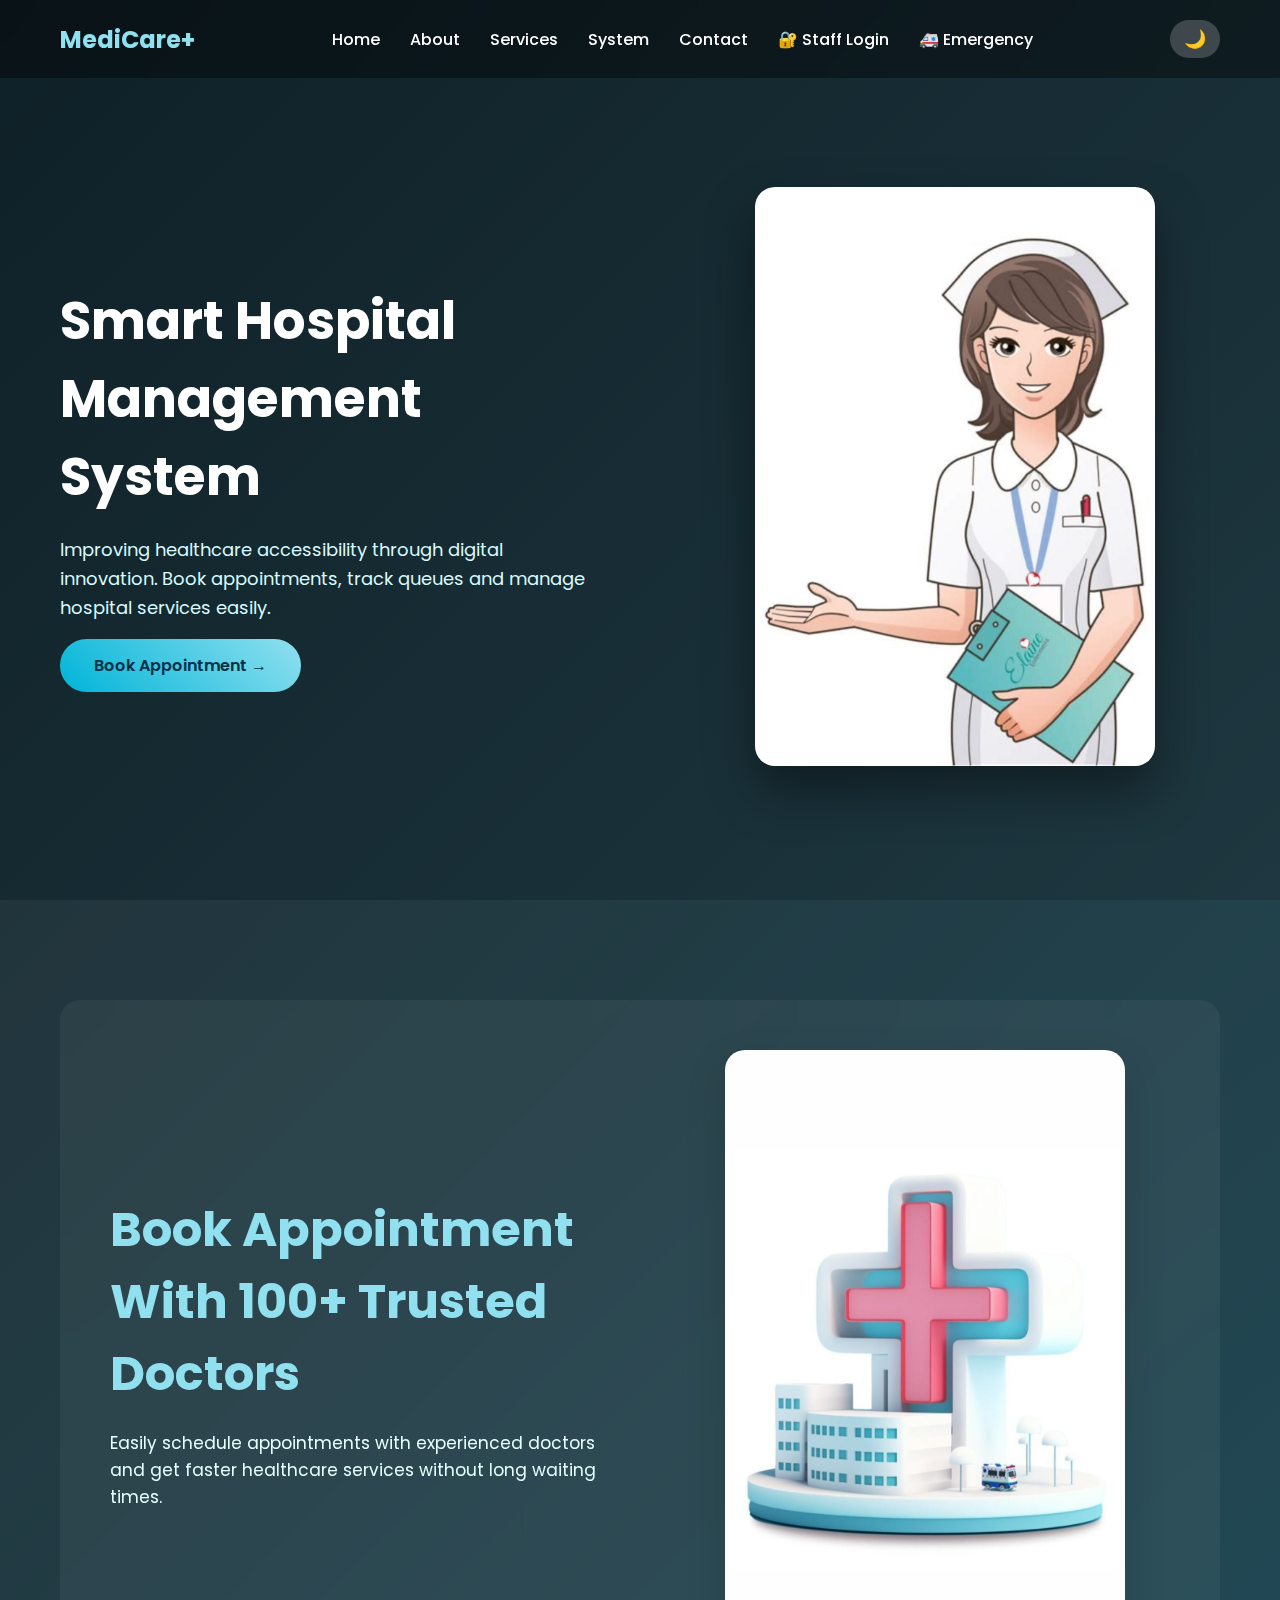
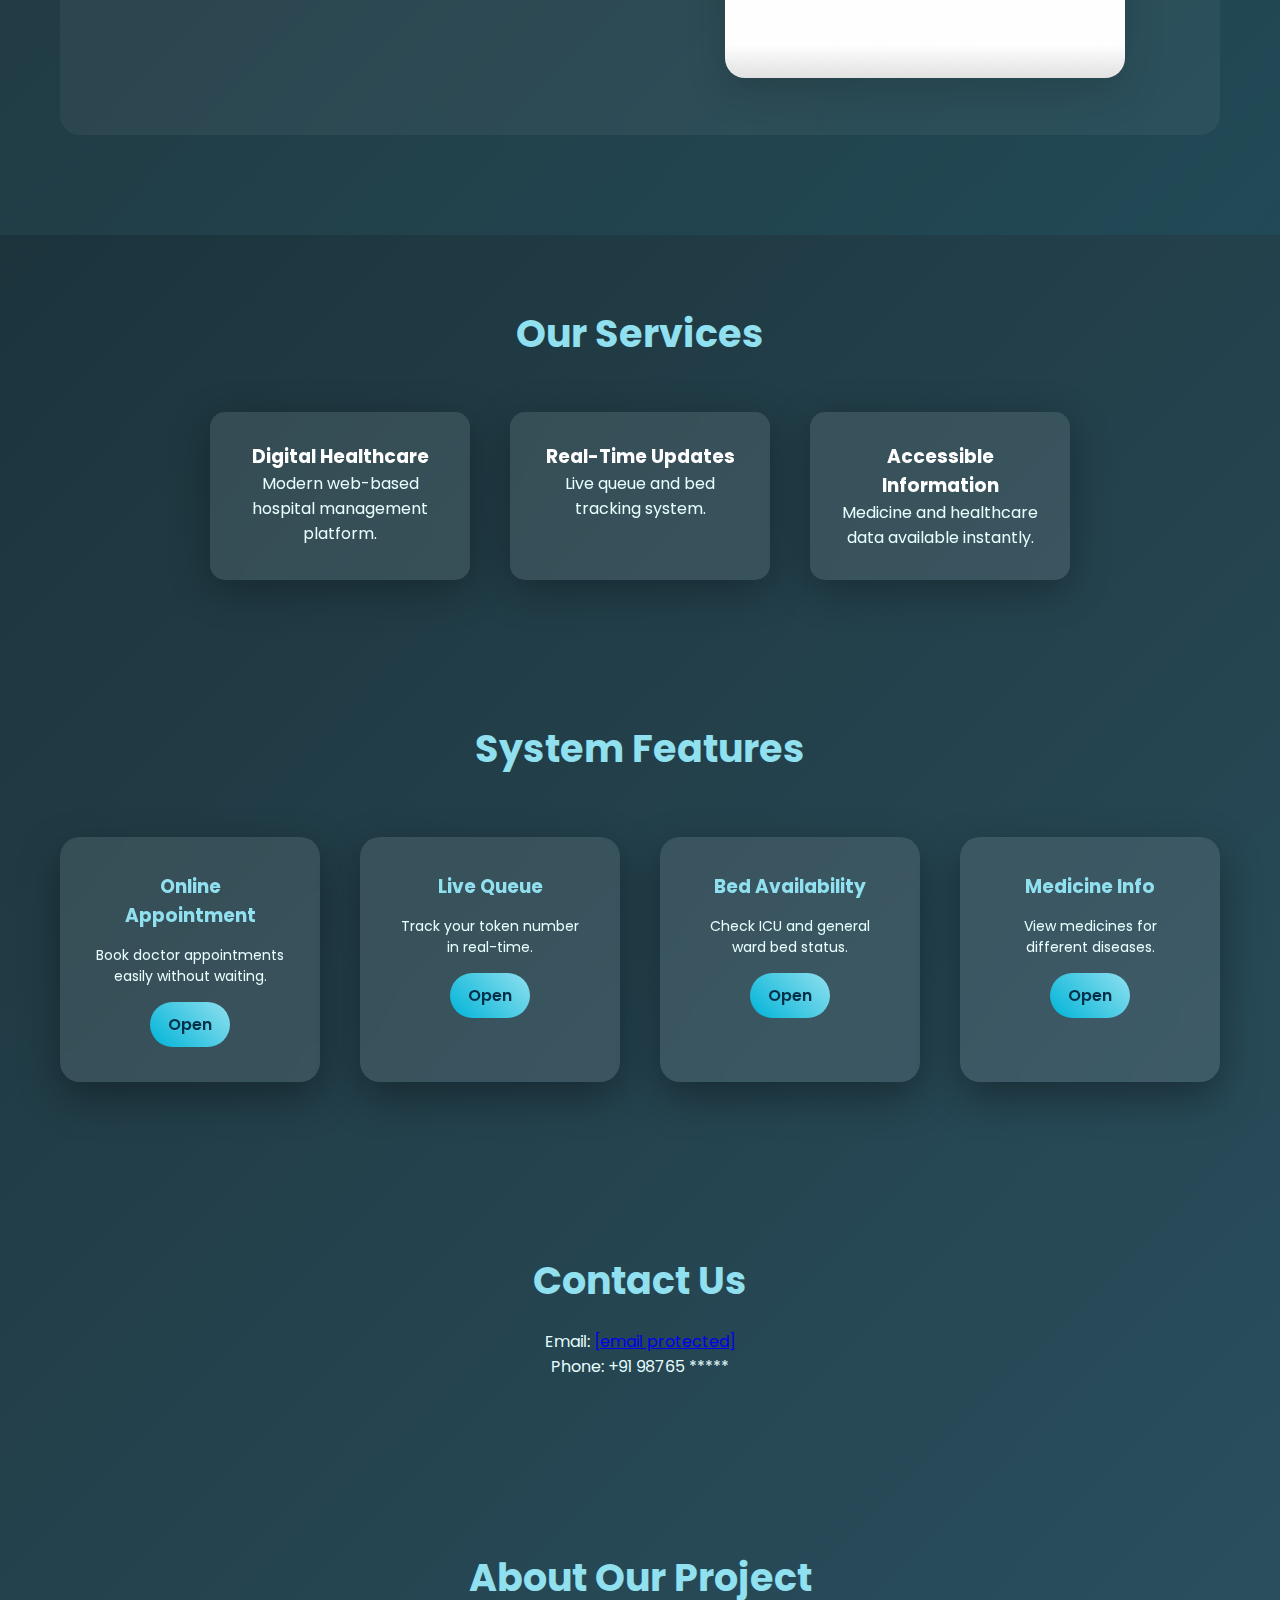
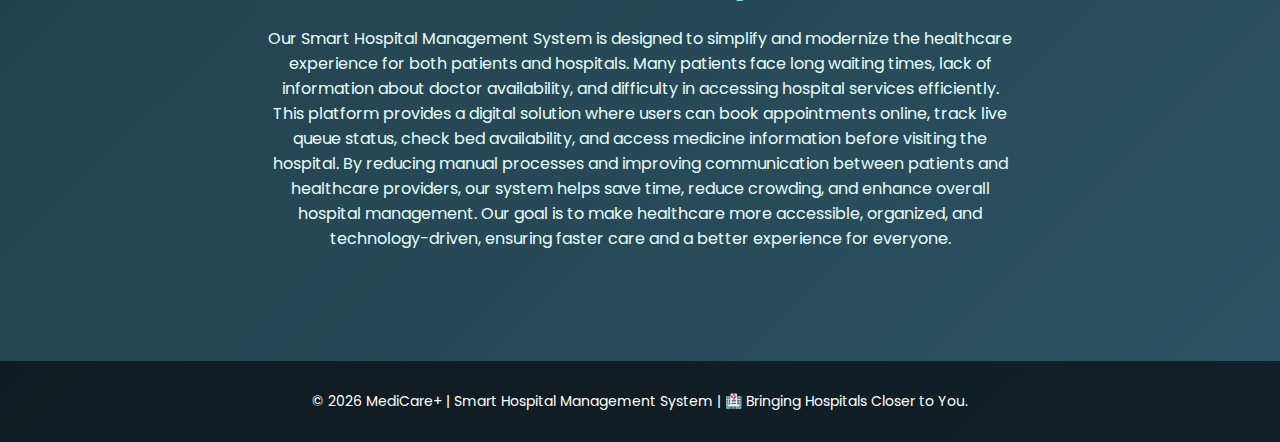
<file: index.html>
<!DOCTYPE html>
<html>
<head>
    <title>MediCare+ | Smart Hospital System</title>
    <link rel="stylesheet" href="style.css">
    <link href="https://fonts.googleapis.com/css2?family=Poppins:wght@300;400;600;700&display=swap" rel="stylesheet">
    

</head>
<body>

<!-- ================= NAVBAR ================= -->
<nav class="navbar">
    <div class="logo">MediCare+</div>
    <ul class="nav-links">
        <li><a href="#">Home </a></li>
        <li><a href="#about">About</a></li>
        <li><a href="#services">Services</a></li>
        <li><a href="#features">System </a></li>
        <li><a href="#contact">Contact </a></li>
        <li><a href="doctor-login.html">🔐 Staff Login</a></li>
         <li><a href="emergency.html">🚑 Emergency</a></li>
    </ul>
    <button id="themeToggle" class="theme-btn">🌙</button>

</nav>

<!-- ================= HERO ================= -->
<!-- <header class="hero">
    <div class="overlay">
        <h1>Smart Hospital Management System</h1>
        <p>Improving healthcare accessibility through digital innovation.</p>
        <a href="appointment.html" class="btn">Get Started</a>
    </div>
</header> -->

<section class="hero">
    
    <div class="hero-container">

        <!-- LEFT CONTENT -->
        <div class="hero-text">
            <h1>Smart Hospital Management System</h1>

            <p>
                Improving healthcare accessibility through digital innovation.
                Book appointments, track queues and manage hospital services easily.
            </p>

            <a href="appointment.html" class="hero-btn">
                Book Appointment →
            </a>
        </div>

        <!-- RIGHT IMAGE -->
        <div class="hero-image">
            <img src="doctor.jpg" alt="Doctor Image">
        </div>

    </div>

</section>


<!-- BOOK APPOINTMENT SECTION -->

<section class="cta-section">

    <div class="cta-container">

        <!-- LEFT TEXT -->
        <div class="cta-text">
            <h2>Book Appointment <br> With 100+ Trusted Doctors</h2>

            <p>
                Easily schedule appointments with experienced doctors and
                get faster healthcare services without long waiting times.
            </p>

            <!-- <a href="appointment.html" class="cta-btn">
                Create Account →
            </a> -->
        </div>

        <!-- RIGHT IMAGE -->
        <div class="cta-image">
            <img src="doctor2.jpg" alt="Medical Equipment">
        </div>

    </div>

</section>





<!-- ================= SERVICES ================= -->
<section id="services" class="section light">
    <h2>Our Services</h2>
    <div class="service-box">
        <div>
            <h3>Digital Healthcare</h3>
            <p>Modern web-based hospital management platform.</p>
        </div>
        <div>
            <h3>Real-Time Updates</h3>
            <p>Live queue and bed tracking system.</p>
        </div>
        <div>
            <h3>Accessible Information</h3>
            <p>Medicine and healthcare data available instantly.</p>
        </div>
    </div>
</section>

<!-- ================= SYSTEM FEATURES ================= -->
<section id="features" class="features">
    <h2>System Features</h2>

    <div class="card-container">

        <div class="card">
            <h3>Online Appointment</h3>
            <p>Book doctor appointments easily without waiting.</p>
            <a href="appointment.html" class="card-btn">Open</a>
        </div>

        <div class="card">
            <h3>Live Queue</h3>
            <p>Track your token number in real-time.</p>
            <a href="queue.html" class="card-btn">Open</a>
        </div>

        <div class="card">
            <h3>Bed Availability</h3>
            <p>Check ICU and general ward bed status.</p>
            <a href="beds.html" class="card-btn">Open</a>
        </div>

        <div class="card">
            <h3>Medicine Info</h3>
            <p>View medicines for different diseases.</p>
            <a href="medicines.html" class="card-btn">Open</a>
        </div>

    </div>
</section>

<!-- ================= CONTACT ================= -->
<section id="contact" class="section light">
    <h2>Contact Us</h2>
    <p>Email: <a href="/cdn-cgi/l/email-protection" class="__cf_email__" data-cfemail="a8dbddd8d8c7dadce8c5cdccc1cbc9dacd86cbc7c5">[email&#160;protected]</a></p>
    <p>Phone: +91 98765 *****</p>
</section>
<!-- ================= ABOUT ================= -->
<section id="about" class="section">
    <h2>About Our Project</h2>
  <p>
Our Smart Hospital Management System is designed to simplify and modernize
the healthcare experience for both patients and hospitals. Many patients face
long waiting times, lack of information about doctor availability, and difficulty
in accessing hospital services efficiently.

This platform provides a digital solution where users can book appointments
online, track live queue status, check bed availability, and access medicine
information before visiting the hospital. By reducing manual processes and
improving communication between patients and healthcare providers, our system
helps save time, reduce crowding, and enhance overall hospital management.

Our goal is to make healthcare more accessible, organized, and technology-driven,
ensuring faster care and a better experience for everyone.
</p>


</section>

<!-- ================= FOOTER ================= -->
<footer class="footer">
    © 2026 MediCare+ | Smart Hospital Management System | 🏥 Bringing Hospitals Closer to You.
</footer>

<!-- ================= DARK LIGHT mode toggle ================= -->
<!-- <script data-cfasync="false" src="/cdn-cgi/scripts/5c5dd728/cloudflare-static/email-decode.min.js"></script><script>

const toggleBtn = document.getElementById("themeToggle");


toggleBtn.textContent = "🌙";

toggleBtn.addEventListener("click", () => {

    document.body.classList.toggle("light-mode"); -->

    <script>
const toggleBtn = document.getElementById("themeToggle");

// default icon
toggleBtn.textContent = "🌙";

toggleBtn.addEventListener("click", () => {

    // toggle class
    document.body.classList.toggle("light-mode");

    // change icon
    if (document.body.classList.contains("light-mode")) {
        toggleBtn.textContent = "☀️";
    } else {
        toggleBtn.textContent = "🌙";
    }
});
</script>
</file>
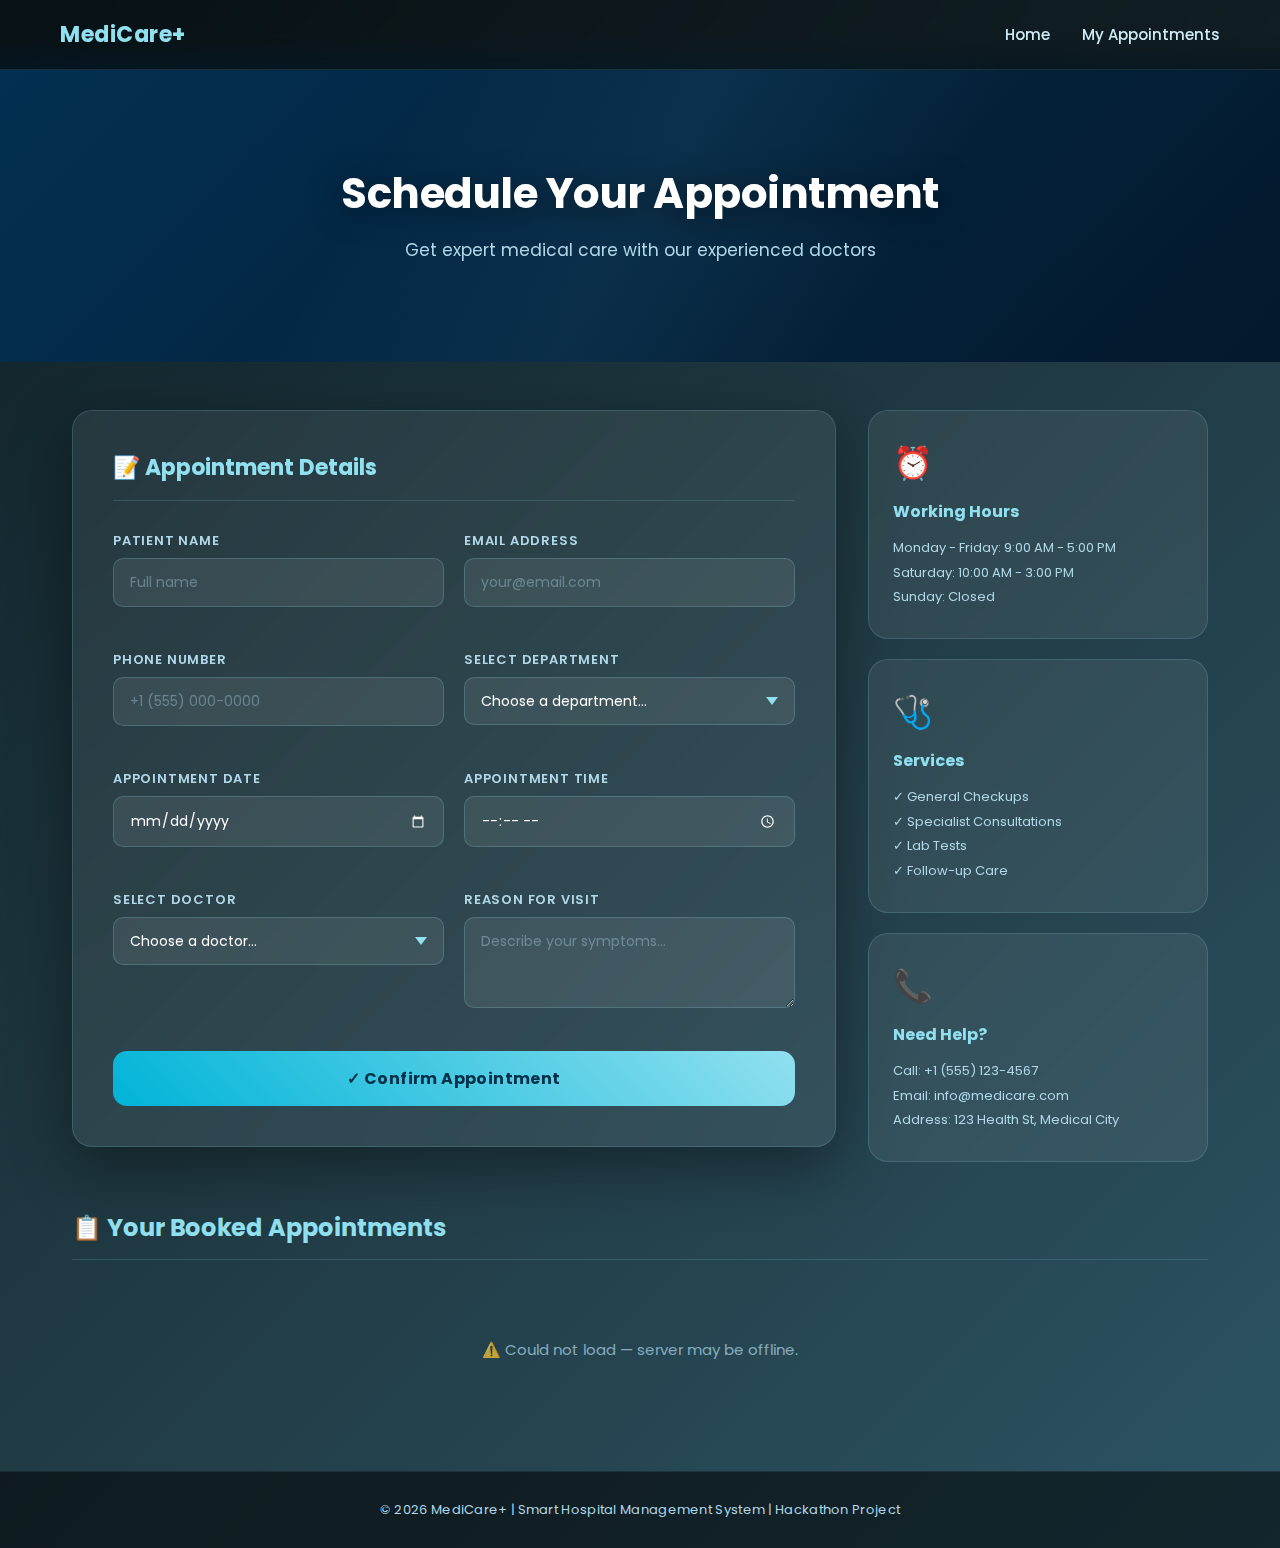
<file: appointment.html>
<!DOCTYPE html>
<html>
<head>
    <title>Book Appointment - MediCare+</title>
    <link rel="stylesheet" href="appointment-style.css">
    <link href="https://fonts.googleapis.com/css2?family=Poppins:wght@300;400;600;700&display=swap" rel="stylesheet">
</head>
<body class="appointment-page">

<nav class="navbar">
    <div class="logo">MediCare+</div>
    <ul class="nav-links">
        <li><a href="index.html">Home</a></li>
        <li><a href="#booked-appointments">My Appointments</a></li>
    </ul>
</nav>

<!-- Hero Section with Background -->
<div class="appointment-hero">
    <div class="hero-overlay">
        <div class="hero-content">
            <h1>Schedule Your Appointment</h1>
            <p>Get expert medical care with our experienced doctors</p>
        </div>
    </div>
</div>

<!-- Main Content -->
<div class="appointment-main">
    <!-- Form Section -->
    <div class="form-section">
        <h2>📝 Appointment Details</h2>
        
        <form id="appointmentForm" onsubmit="bookAppointment(event)" class="modern-form">
            <!-- Row 1: Name and Email -->
            <div class="form-row">
                <div class="form-group">
                    <label for="name">Patient Name</label>
                    <input type="text" id="name" placeholder="Full name" required>
                    <span class="error" id="nameError"></span>
                </div>
                <div class="form-group">
                    <label for="email">Email Address</label>
                    <input type="email" id="email" placeholder="your@email.com" required>
                    <span class="error" id="emailError"></span>
                </div>
            </div>

            <!-- Row 2: Phone and Department -->
            <div class="form-row">
                <div class="form-group">
                    <label for="phone">Phone Number</label>
                    <input type="tel" id="phone" placeholder="+1 (555) 000-0000" required>
                    <span class="error" id="phoneError"></span>
                </div>
                <div class="form-group">
                    <label for="department">Select Department</label>
                    <select id="department" required>
                        <option value="">Choose a department...</option>
                        <option value="Cardiology">❤️ Cardiology</option>
                        <option value="Dermatology">👨‍⚕️ Dermatology</option>
                        <option value="Neurology">🧠 Neurology</option>
                        <option value="Orthopedics">🦴 Orthopedics</option>
                        <option value="Pediatrics">👶 Pediatrics</option>
                        <option value="General Medicine">💊 General Medicine</option>
                    </select>
                    <span class="error" id="departmentError"></span>
                </div>
            </div>

            <!-- Row 3: Date and Time -->
            <div class="form-row">
                <div class="form-group">
                    <label for="date">Appointment Date</label>
                    <input type="date" id="date" required>
                    <span class="error" id="dateError"></span>
                </div>
                <div class="form-group">
                    <label for="time">Appointment Time</label>
                    <input type="time" id="time" required>
                    <span class="error" id="timeError"></span>
                </div>
            </div>

            <!-- Row 4: Doctor and Reason -->
            <div class="form-row">
                <div class="form-group">
                    <label for="doctor">Select Doctor</label>
                    <select id="doctor" required>
                        <option value="">Choose a doctor...</option>
                        <option value="Dr. John Smith">Dr. John Smith - Cardiology</option>
                        <option value="Dr. Sarah Johnson">Dr. Sarah Johnson - Dermatology</option>
                        <option value="Dr. Michael Chen">Dr. Michael Chen - Neurology</option>
                        <option value="Dr. Emily Davis">Dr. Emily Davis - Pediatrics</option>
                    </select>
                    <span class="error" id="doctorError"></span>
                </div>
                <div class="form-group">
                    <label for="reason">Reason for Visit</label>
                    <textarea id="reason" placeholder="Describe your symptoms..." rows="3" required></textarea>
                    <span class="error" id="reasonError"></span>
                </div>
            </div>

            <button type="submit" class="btn-submit">✓ Confirm Appointment</button>
        </form>

        <div id="message" class="message"></div>
    </div>

    <!-- Info Section -->
    <div class="info-section">
        <div class="info-card">
            <div class="info-icon">⏰</div>
            <h3>Working Hours</h3>
            <p>Monday - Friday: 9:00 AM - 5:00 PM</p>
            <p>Saturday: 10:00 AM - 3:00 PM</p>
            <p>Sunday: Closed</p>
        </div>

        <div class="info-card">
            <div class="info-icon">🩺</div>
            <h3>Services</h3>
            <p>✓ General Checkups</p>
            <p>✓ Specialist Consultations</p>
            <p>✓ Lab Tests</p>
            <p>✓ Follow-up Care</p>
        </div>

        <div class="info-card">
            <div class="info-icon">📞</div>
            <h3>Need Help?</h3>
            <p>Call: +1 (555) 123-4567</p>
            <p>Email: info@medicare.com</p>
            <p>Address: 123 Health St, Medical City</p>
        </div>
    </div>
</div>

<!-- Appointments Section -->
<div class="appointments-section" id="booked-appointments">
    <h2>📋 Your Booked Appointments</h2>
    <div class="appointments-container">
        <div id="appointmentsList" class="appointments-grid">
            <p class="no-appointments">No appointments booked yet</p>
        </div>
    </div>
</div>

<!-- Footer -->
<footer class="footer">
    © 2026 MediCare+ | Smart Hospital Management System | Hackathon Project
</footer>

<script src="script.js"></script>
</body>
</html>
</file>
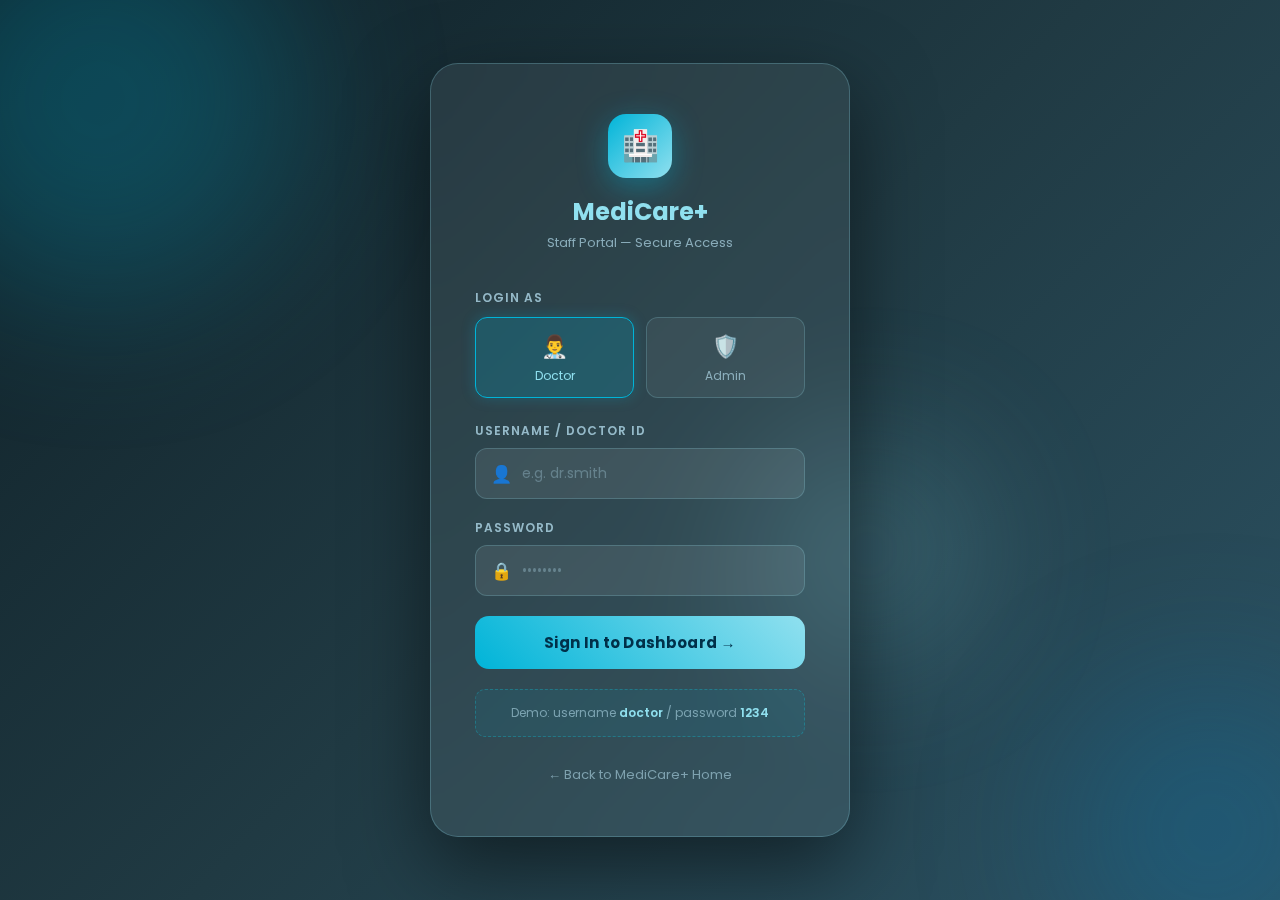
<file: doctor-login.html>
<!DOCTYPE html>
<html lang="en">
<head>
  <title>Doctor Login | MediCare+</title>
  <link href="https://fonts.googleapis.com/css2?family=Poppins:wght@300;400;600;700&family=Space+Mono:wght@700&display=swap" rel="stylesheet">
  <style>
    *, *::before, *::after { margin:0; padding:0; box-sizing:border-box; }

    body {
      font-family: 'Poppins', sans-serif;
      background: linear-gradient(135deg, #0f2027, #203a43, #2c5364);
      min-height: 100vh;
      display: flex;
      align-items: center;
      justify-content: center;
      overflow: hidden;
    }

    /* Animated background orbs */
    .orb {
      position: fixed;
      border-radius: 50%;
      filter: blur(80px);
      opacity: 0.25;
      animation: drift 8s ease-in-out infinite alternate;
      pointer-events: none;
    }
    .orb1 { width:400px; height:400px; background:#00b4d8; top:-100px; left:-100px; animation-delay:0s; }
    .orb2 { width:300px; height:300px; background:#0077b6; bottom:-80px; right:-80px; animation-delay:2s; }
    .orb3 { width:200px; height:200px; background:#90e0ef; top:50%; left:60%; animation-delay:4s; }

    @keyframes drift {
      from { transform: translate(0,0) scale(1); }
      to   { transform: translate(30px,20px) scale(1.1); }
    }

    /* LOGIN CARD */
    .login-wrap {
      position: relative;
      z-index: 10;
      width: 100%;
      max-width: 460px;
      padding: 20px;
    }

    .login-card {
      background: rgba(255,255,255,0.07);
      border: 1px solid rgba(144,224,239,0.25);
      backdrop-filter: blur(24px);
      border-radius: 28px;
      padding: 50px 44px;
      box-shadow: 0 30px 80px rgba(0,0,0,0.5);
      animation: cardIn 0.7s cubic-bezier(.34,1.4,.64,1);
    }

    @keyframes cardIn {
      from { opacity:0; transform: translateY(40px) scale(0.95); }
      to   { opacity:1; transform: translateY(0) scale(1); }
    }

    .brand {
      text-align: center;
      margin-bottom: 36px;
    }
    .brand-icon {
      width: 64px; height: 64px;
      background: linear-gradient(135deg, #00b4d8, #90e0ef);
      border-radius: 18px;
      display: inline-flex;
      align-items: center;
      justify-content: center;
      font-size: 30px;
      margin-bottom: 16px;
      box-shadow: 0 8px 30px rgba(0,180,216,0.4);
    }
    .brand h1 { font-size: 24px; font-weight: 700; color: #90e0ef; }
    .brand p  { font-size: 13px; color: rgba(176,216,232,0.7); margin-top: 4px; }

    .field { margin-bottom: 20px; }
    .field label {
      display: block;
      font-size: 12px;
      font-weight: 600;
      text-transform: uppercase;
      letter-spacing: 1px;
      color: rgba(176,216,232,0.8);
      margin-bottom: 8px;
    }

    .input-wrap {
      position: relative;
    }
    .input-wrap .icon {
      position: absolute;
      left: 16px; top: 50%;
      transform: translateY(-50%);
      font-size: 17px;
      pointer-events: none;
    }
    .field input {
      width: 100%;
      padding: 14px 16px 14px 46px;
      background: rgba(255,255,255,0.08);
      border: 1px solid rgba(144,224,239,0.22);
      border-radius: 12px;
      color: white;
      font-family: 'Poppins', sans-serif;
      font-size: 14px;
      outline: none;
      transition: 0.3s;
    }
    .field input:focus {
      border-color: #00b4d8;
      background: rgba(0,180,216,0.12);
      box-shadow: 0 0 0 3px rgba(0,180,216,0.2);
    }
    .field input::placeholder { color: rgba(176,216,232,0.35); }

    /* role selector */
    .role-grid {
      display: grid;
      grid-template-columns: 1fr 1fr;
      gap: 12px;
      margin-bottom: 24px;
    }
    .role-opt {
      padding: 12px;
      border: 1px solid rgba(144,224,239,0.22);
      border-radius: 12px;
      text-align: center;
      cursor: pointer;
      transition: 0.3s;
      background: rgba(255,255,255,0.05);
    }
    .role-opt .ro-icon { font-size: 22px; margin-bottom: 4px; }
    .role-opt .ro-label { font-size: 12px; color: rgba(176,216,232,0.7); }
    .role-opt.selected {
      background: rgba(0,180,216,0.2);
      border-color: #00b4d8;
      box-shadow: 0 0 14px rgba(0,180,216,0.25);
    }
    .role-opt.selected .ro-label { color: #90e0ef; }

    .btn-login {
      width: 100%;
      padding: 15px;
      background: linear-gradient(45deg, #00b4d8, #90e0ef);
      color: #003049;
      font-family: 'Poppins', sans-serif;
      font-size: 15px;
      font-weight: 700;
      border: none;
      border-radius: 14px;
      cursor: pointer;
      transition: 0.3s;
      letter-spacing: 0.3px;
    }
    .btn-login:hover { transform: translateY(-3px); box-shadow: 0 10px 30px rgba(0,180,216,0.5); }
    .btn-login:active { transform: scale(0.98); }

    .error-msg {
      display: none;
      background: rgba(255,107,107,0.15);
      border: 1px solid rgba(255,107,107,0.4);
      border-radius: 10px;
      padding: 12px 16px;
      font-size: 13px;
      color: #ff8f8f;
      text-align: center;
      margin-top: 16px;
      animation: shake 0.4s ease;
    }
    @keyframes shake {
      0%,100% { transform: translateX(0); }
      25%      { transform: translateX(-8px); }
      75%      { transform: translateX(8px); }
    }

    .back-link {
      text-align: center;
      margin-top: 24px;
    }
    .back-link a {
      font-size: 13px;
      color: rgba(176,216,232,0.6);
      text-decoration: none;
      transition: color 0.3s;
    }
    .back-link a:hover { color: #90e0ef; }

    /* Demo hint */
    .demo-hint {
      margin-top: 20px;
      padding: 12px 16px;
      background: rgba(0,180,216,0.08);
      border: 1px dashed rgba(0,229,255,0.25);
      border-radius: 10px;
      font-size: 12px;
      color: rgba(176,216,232,0.6);
      text-align: center;
      line-height: 1.8;
    }
    .demo-hint span { color: #90e0ef; font-weight: 600; }
  </style>
</head>
<body>

<div class="orb orb1"></div>
<div class="orb orb2"></div>
<div class="orb orb3"></div>

<div class="login-wrap">
  <div class="login-card">

    <div class="brand">
      <div class="brand-icon">🏥</div>
      <h1>MediCare+</h1>
      <p>Staff Portal — Secure Access</p>
    </div>

    <!-- Role Selector -->
    <div style="margin-bottom:20px;">
      <label style="display:block;font-size:12px;font-weight:600;text-transform:uppercase;letter-spacing:1px;color:rgba(176,216,232,0.8);margin-bottom:10px;">Login As</label>
      <div class="role-grid">
        <div class="role-opt selected" onclick="selectRole(this,'doctor')" data-role="doctor">
          <div class="ro-icon">👨‍⚕️</div>
          <div class="ro-label">Doctor</div>
        </div>
        <div class="role-opt" onclick="selectRole(this,'admin')" data-role="admin">
          <div class="ro-icon">🛡️</div>
          <div class="ro-label">Admin</div>
        </div>
      </div>
    </div>

    <div class="field">
      <label>Username / Doctor ID</label>
      <div class="input-wrap">
        <span class="icon">👤</span>
        <input type="text" id="username" placeholder="e.g. dr.smith" autocomplete="off">
      </div>
    </div>

    <div class="field">
      <label>Password</label>
      <div class="input-wrap">
        <span class="icon">🔒</span>
        <input type="password" id="password" placeholder="••••••••" onkeydown="if(event.key==='Enter')doLogin()">
      </div>
    </div>

    <button class="btn-login" onclick="doLogin()">Sign In to Dashboard →</button>

    <div class="error-msg" id="errorMsg">❌ Invalid credentials. Please try again.</div>

    <div class="demo-hint">
      Demo: username <span>doctor</span> / password <span>1234</span>
    </div>

    <div class="back-link">
      <a href="index.html">← Back to MediCare+ Home</a>
    </div>

  </div>
</div>

<!-- <script>
  let selectedRole = 'doctor';

  function selectRole(el, role) {
    document.querySelectorAll('.role-opt').forEach(o => o.classList.remove('selected'));
    el.classList.add('selected');
    selectedRole = role;
  }

  function doLogin() {
    const user = document.getElementById('username').value.trim();
    const pass = document.getElementById('password').value;
    const err  = document.getElementById('errorMsg');

    // Demo credentials — in production verify via /api/login
    const creds = { doctor: '1234', admin: 'admin123' };

    if (creds[user] === pass || (user === 'doctor' && pass === '1234') || (user === 'admin' && pass === 'admin123')) {
      sessionStorage.setItem('mc_role', selectedRole);
      sessionStorage.setItem('mc_user', user);
      window.location.href = 'doctor-panel.html';
    } else {
      err.style.display = 'block';
      err.style.animation = 'none';
      void err.offsetWidth;
      err.style.animation = 'shake 0.4s ease';
    }
  }
</script> -->

<script>
let selectedRole = 'doctor';

// select role button
function selectRole(el, role) {
  document.querySelectorAll('.role-opt')
    .forEach(o => o.classList.remove('selected'));

  el.classList.add('selected');
  selectedRole = role;
}


// LOGIN FUNCTION
function doLogin() {

  const user = document.getElementById('username').value.trim();
  const pass = document.getElementById('password').value;
  const err  = document.getElementById('errorMsg');

  // ✅ Separate credentials
  const accounts = {
    doctor: {
      username: "doctor",
      password: "1234"
    },
    admin: {
      username: "admin",
      password: "admin123"
    }
  };

  const account = accounts[selectedRole];

  // ✅ Check role + username + password
  if (user === account.username && pass === account.password) {

      sessionStorage.setItem('mc_role', selectedRole);
      sessionStorage.setItem('mc_user', user);

      window.location.href = "doctor-panel.html";

  } else {

      err.style.display = "block";
      err.style.animation = "none";
      void err.offsetWidth;
      err.style.animation = "shake 0.4s ease";
  }
}
</script>
</body>
</html>
</file>
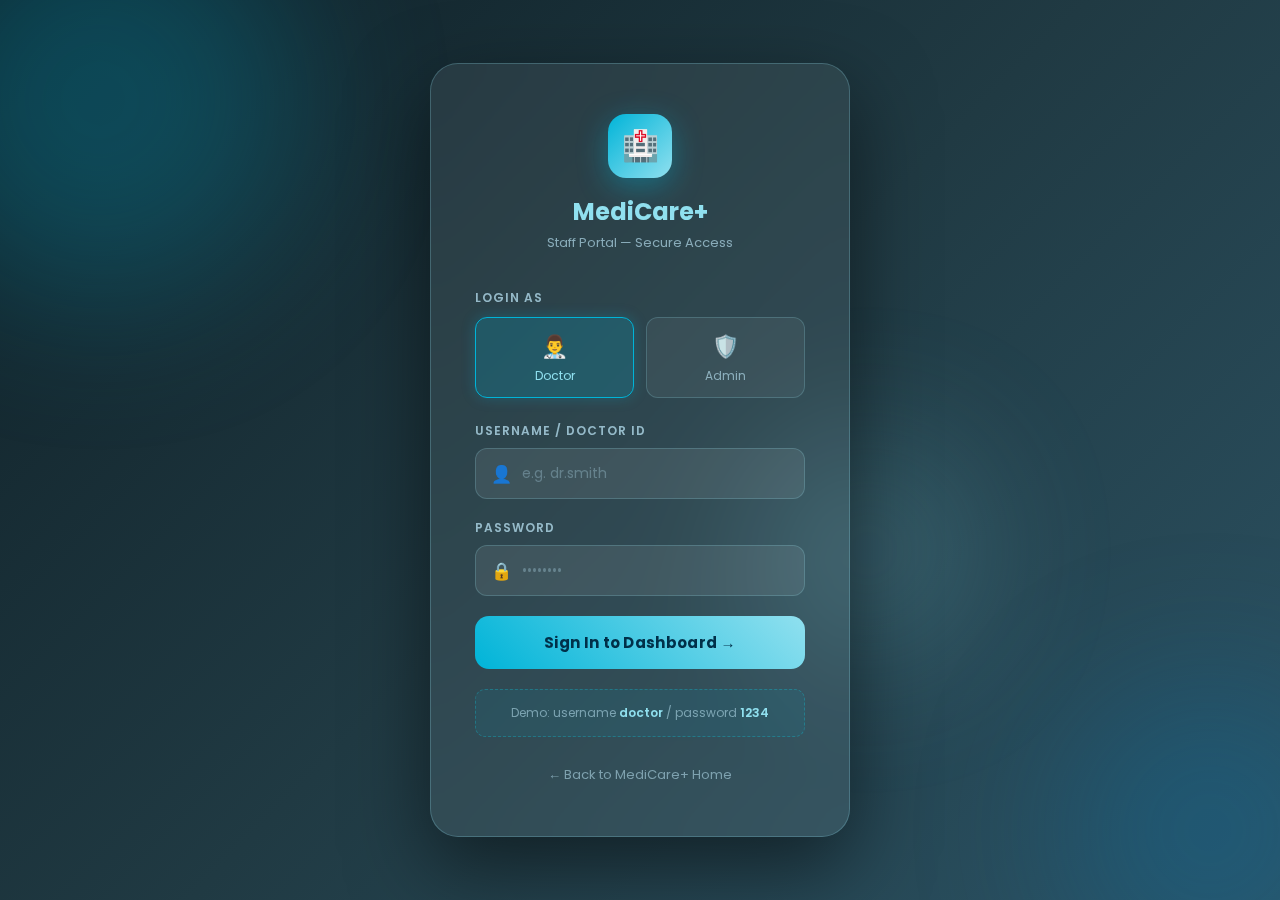
<file: doctor-panel.html>
<!DOCTYPE html>
<html lang="en">
<head>
  <title>Doctor Panel | MediCare+</title>
  <link href="https://fonts.googleapis.com/css2?family=Poppins:wght@300;400;600;700&family=Space+Mono:wght@700&display=swap" rel="stylesheet">
  <link rel="stylesheet" href="https://cdnjs.cloudflare.com/ajax/libs/font-awesome/6.5.0/css/all.min.css">
  <style>
    *, *::before, *::after { margin:0; padding:0; box-sizing:border-box; }

    :root {
      --sidebar-w: 260px;
      --bg:        #0d1b2a;
      --bg2:       #112233;
      --surface:   rgba(255,255,255,0.05);
      --border:    rgba(144,224,239,0.15);
      --accent:    #90e0ef;
      --accent2:   #00b4d8;
      --text:      #e2eef5;
      --subtext:   #7fa8be;
      --success:   #34d399;
      --danger:    #f87171;
      --warning:   #fbbf24;
      --radius:    14px;
      --shadow:    0 8px 32px rgba(0,0,0,0.4);
    }

    body {
      font-family: 'Poppins', sans-serif;
      background: var(--bg);
      color: var(--text);
      min-height: 100vh;
      display: flex;
      overflow-x: hidden;
    }

    /* ══════════════════════════
       SIDEBAR
    ══════════════════════════ */
    .sidebar {
      width: var(--sidebar-w);
      min-height: 100vh;
      background: var(--bg2);
      border-right: 1px solid var(--border);
      display: flex;
      flex-direction: column;
      position: fixed;
      top: 0; left: 0;
      z-index: 100;
      transition: transform 0.3s;
    }

    .sidebar-brand {
      padding: 28px 24px 20px;
      border-bottom: 1px solid var(--border);
    }
    .sidebar-brand .logo-text {
      font-size: 20px;
      font-weight: 700;
      color: var(--accent);
    }
    .sidebar-brand .role-badge {
      display: inline-block;
      margin-top: 6px;
      padding: 3px 12px;
      background: rgba(0,180,216,0.2);
      border: 1px solid rgba(0,229,255,0.3);
      border-radius: 20px;
      font-size: 11px;
      color: var(--accent);
      text-transform: uppercase;
      letter-spacing: 1px;
    }

    .sidebar-user {
      padding: 18px 24px;
      display: flex;
      align-items: center;
      gap: 12px;
      border-bottom: 1px solid var(--border);
    }
    .user-avatar {
      width: 40px; height: 40px;
      background: linear-gradient(135deg,#00b4d8,#90e0ef);
      border-radius: 12px;
      display: flex; align-items: center; justify-content: center;
      font-size: 18px;
      flex-shrink: 0;
    }
    .user-name  { font-size: 14px; font-weight: 600; }
    .user-title { font-size: 11px; color: var(--subtext); }

    .nav-section {
      padding: 16px 14px 8px;
    }
    .nav-label {
      font-size: 10px;
      text-transform: uppercase;
      letter-spacing: 1.5px;
      color: var(--subtext);
      padding: 0 10px;
      margin-bottom: 8px;
    }

    .nav-item {
      display: flex;
      align-items: center;
      gap: 12px;
      padding: 11px 14px;
      border-radius: 10px;
      cursor: pointer;
      transition: 0.25s;
      color: var(--subtext);
      font-size: 14px;
      font-weight: 500;
      margin-bottom: 2px;
      text-decoration: none;
    }
    .nav-item:hover  { background: rgba(255,255,255,0.06); color: var(--text); }
    .nav-item.active { background: rgba(0,180,216,0.18); color: var(--accent); border: 1px solid rgba(0,229,255,0.2); }
    .nav-item .ni-icon { font-size: 17px; width: 22px; text-align: center; }
    .nav-item .ni-badge {
      margin-left: auto;
      background: var(--accent2);
      color: #003049;
      font-size: 10px;
      font-weight: 700;
      padding: 2px 7px;
      border-radius: 10px;
    }

    .sidebar-footer {
      margin-top: auto;
      padding: 18px 14px;
      border-top: 1px solid var(--border);
    }
    .btn-logout {
      display: flex;
      align-items: center;
      gap: 10px;
      width: 100%;
      padding: 11px 14px;
      background: rgba(248,113,113,0.1);
      border: 1px solid rgba(248,113,113,0.25);
      border-radius: 10px;
      color: var(--danger);
      font-family: 'Poppins',sans-serif;
      font-size: 14px;
      cursor: pointer;
      transition: 0.25s;
    }
    .btn-logout:hover { background: rgba(248,113,113,0.2); }

    /* ══════════════════════════
       MAIN CONTENT
    ══════════════════════════ */
    .main {
      margin-left: var(--sidebar-w);
      flex: 1;
      display: flex;
      flex-direction: column;
      min-height: 100vh;
    }

    /* TOP BAR */
    .topbar {
      position: sticky;
      top: 0;
      background: rgba(13,27,42,0.95);
      backdrop-filter: blur(14px);
      border-bottom: 1px solid var(--border);
      padding: 16px 36px;
      display: flex;
      align-items: center;
      justify-content: space-between;
      z-index: 50;
    }
    .topbar h2 { font-size: 20px; font-weight: 700; color: var(--text); }
    .topbar-right { display: flex; align-items: center; gap: 16px; }
    .topbar-time { font-family: 'Space Mono',monospace; font-size: 13px; color: var(--subtext); }
    .home-btn {
      padding: 8px 16px;
      background: rgba(0,180,216,0.15);
      border: 1px solid rgba(0,229,255,0.3);
      border-radius: 8px;
      color: var(--accent);
      text-decoration: none;
      font-size: 13px;
      font-weight: 600;
      transition: 0.25s;
    }
    .home-btn:hover { background: rgba(0,180,216,0.3); }

    /* PAGE CONTENT */
    .page-content {
      padding: 34px 36px;
      flex: 1;
    }

    /* SECTION (tab panel) */
    .section { display: none; }
    .section.active { display: block; animation: pageIn 0.4s ease; }
    @keyframes pageIn {
      from { opacity:0; transform: translateY(16px); }
      to   { opacity:1; transform: translateY(0); }
    }

    /* ── STAT CARDS ROW ── */
    .stats-row {
      display: grid;
      grid-template-columns: repeat(4, 1fr);
      gap: 18px;
      margin-bottom: 30px;
    }
    .stat-card {
      background: var(--surface);
      border: 1px solid var(--border);
      border-radius: var(--radius);
      padding: 22px;
      transition: transform 0.25s;
    }
    .stat-card:hover { transform: translateY(-4px); }
    .stat-top { display: flex; justify-content: space-between; align-items: flex-start; margin-bottom: 14px; }
    .stat-icon { font-size: 24px; }
    .stat-change {
      font-size: 11px;
      padding: 3px 8px;
      border-radius: 6px;
      font-weight: 600;
    }
    .up   { background: rgba(52,211,153,0.15); color: #34d399; }
    .down { background: rgba(248,113,113,0.15); color: #f87171; }
    .stat-val {
      font-family: 'Space Mono',monospace;
      font-size: 32px;
      font-weight: 700;
      color: var(--accent);
      line-height: 1;
    }
    .stat-label { font-size: 12px; color: var(--subtext); margin-top: 6px; }

    /* ── PANEL CARD ── */
    .panel-card {
      background: var(--surface);
      border: 1px solid var(--border);
      border-radius: var(--radius);
      padding: 28px;
      margin-bottom: 24px;
    }
    .panel-card h3 {
      font-size: 16px;
      font-weight: 700;
      color: var(--accent);
      margin-bottom: 22px;
      display: flex;
      align-items: center;
      gap: 10px;
      padding-bottom: 14px;
      border-bottom: 1px solid var(--border);
    }

    /* ── TABLE ── */
    .data-table {
      width: 100%;
      border-collapse: collapse;
    }
    .data-table th {
      text-align: left;
      font-size: 11px;
      text-transform: uppercase;
      letter-spacing: 1px;
      color: var(--subtext);
      padding: 10px 14px;
      border-bottom: 1px solid var(--border);
    }
    .data-table td {
      padding: 14px;
      font-size: 14px;
      border-bottom: 1px solid rgba(255,255,255,0.04);
      vertical-align: middle;
    }
    .data-table tr:hover td { background: rgba(255,255,255,0.03); }

    /* ── BADGES ── */
    .badge {
      padding: 4px 12px;
      border-radius: 20px;
      font-size: 12px;
      font-weight: 600;
    }
    .badge-green  { background: rgba(52,211,153,0.15); color:#34d399; border:1px solid rgba(52,211,153,0.3); }
    .badge-red    { background: rgba(248,113,113,0.15); color:#f87171; border:1px solid rgba(248,113,113,0.3); }
    .badge-yellow { background: rgba(251,191,36,0.15);  color:#fbbf24; border:1px solid rgba(251,191,36,0.3); }
    .badge-blue   { background: rgba(0,180,216,0.15);   color:#90e0ef; border:1px solid rgba(0,229,255,0.3); }

    /* ── FORM CONTROLS (inline in table) ── */
    .tbl-input {
      padding: 8px 12px;
      background: rgba(255,255,255,0.07);
      border: 1px solid var(--border);
      border-radius: 8px;
      color: var(--text);
      font-family: 'Poppins',sans-serif;
      font-size: 13px;
      width: 90px;
      outline: none;
      transition: 0.25s;
    }
    .tbl-input:focus { border-color: var(--accent2); background: rgba(0,180,216,0.1); }
    .tbl-select {
      padding: 8px 12px;
      background: rgba(255,255,255,0.07);
      border: 1px solid var(--border);
      border-radius: 8px;
      color: var(--text);
      font-family: 'Poppins',sans-serif;
      font-size: 13px;
      outline: none;
    }
    .tbl-select option { background: #1a3a4a; }

    /* ── BUTTONS ── */
    .btn {
      padding: 8px 18px;
      border-radius: 8px;
      border: none;
      font-family: 'Poppins',sans-serif;
      font-size: 13px;
      font-weight: 600;
      cursor: pointer;
      transition: 0.25s;
    }
    .btn-primary { background: linear-gradient(45deg,#00b4d8,#90e0ef); color:#003049; }
    .btn-primary:hover { box-shadow: 0 0 20px rgba(0,229,255,0.4); transform: translateY(-2px); }
    .btn-danger  { background: rgba(248,113,113,0.15); color:#f87171; border:1px solid rgba(248,113,113,0.3); }
    .btn-danger:hover  { background: rgba(248,113,113,0.3); }
    .btn-success { background: rgba(52,211,153,0.15); color:#34d399; border:1px solid rgba(52,211,153,0.3); }
    .btn-success:hover { background: rgba(52,211,153,0.3); }
    .btn-sm { padding: 6px 14px; font-size: 12px; }

    /* ── PROGRESS BAR ── */
    .prog-bar-wrap {
      background: rgba(255,255,255,0.08);
      border-radius: 6px;
      height: 8px;
      width: 120px;
      overflow: hidden;
    }
    .prog-bar { height: 100%; border-radius: 6px; transition: width 0.6s; }
    .prog-high   { background: linear-gradient(90deg,#f87171,#fca5a5); }
    .prog-medium { background: linear-gradient(90deg,#fbbf24,#fde68a); }
    .prog-low    { background: linear-gradient(90deg,#34d399,#6ee7b7); }

    /* ── FORM GRID (for add new) ── */
    .form-grid {
      display: grid;
      grid-template-columns: repeat(auto-fit, minmax(200px,1fr));
      gap: 16px;
      margin-bottom: 18px;
    }
    .fg {
      display: flex;
      flex-direction: column;
      gap: 7px;
    }
    .fg label { font-size: 12px; color: var(--subtext); text-transform: uppercase; letter-spacing: 0.8px; }
    .fg input, .fg select, .fg textarea {
      padding: 11px 14px;
      background: rgba(255,255,255,0.07);
      border: 1px solid var(--border);
      border-radius: 10px;
      color: var(--text);
      font-family: 'Poppins',sans-serif;
      font-size: 13px;
      outline: none;
      transition: 0.25s;
    }
    .fg input:focus, .fg select:focus, .fg textarea:focus {
      border-color: var(--accent2);
      background: rgba(0,180,216,0.1);
    }
    .fg select option { background: #1a3a4a; }
    .fg textarea { resize: vertical; min-height: 80px; }

    /* ── TOAST ── */
    .toast {
      position: fixed;
      bottom: 30px; right: 30px;
      padding: 14px 22px;
      border-radius: 12px;
      font-size: 14px;
      font-weight: 600;
      z-index: 9999;
      transform: translateY(80px);
      opacity: 0;
      transition: all 0.4s cubic-bezier(.34,1.4,.64,1);
      pointer-events: none;
    }
    .toast.show { transform: translateY(0); opacity: 1; }
    .toast-success { background: rgba(52,211,153,0.9); color:#003049; }
    .toast-error   { background: rgba(248,113,113,0.9); color:#fff; }
    .toast-info    { background: rgba(0,180,216,0.9); color:#003049; }

    /* ── APPOINTMENT FILTER ROW ── */
    .filter-row {
      display: flex;
      gap: 12px;
      margin-bottom: 20px;
      flex-wrap: wrap;
      align-items: center;
    }
    .filter-row input, .filter-row select {
      padding: 9px 14px;
      background: rgba(255,255,255,0.07);
      border: 1px solid var(--border);
      border-radius: 10px;
      color: var(--text);
      font-family: 'Poppins',sans-serif;
      font-size: 13px;
      outline: none;
    }
    .filter-row select option { background: #1a3a4a; }

    /* ── QUEUE CONTROLS ── */
    .queue-controls {
      display: flex;
      gap: 16px;
      align-items: center;
      flex-wrap: wrap;
      margin-bottom: 24px;
    }
    .current-token-display {
      display: flex;
      align-items: center;
      gap: 16px;
      background: rgba(0,180,216,0.12);
      border: 1px solid rgba(0,229,255,0.3);
      border-radius: var(--radius);
      padding: 16px 24px;
    }
    .ct-label { font-size: 12px; color: var(--subtext); text-transform: uppercase; letter-spacing: 1px; }
    .ct-num {
      font-family: 'Space Mono',monospace;
      font-size: 42px;
      font-weight: 700;
      color: var(--accent);
      text-shadow: 0 0 20px rgba(0,229,255,0.5);
      line-height: 1;
    }
    .btn-next-token {
      padding: 14px 28px;
      background: linear-gradient(45deg,#00b4d8,#90e0ef);
      color: #003049;
      font-family: 'Poppins',sans-serif;
      font-size: 15px;
      font-weight: 700;
      border: none;
      border-radius: 12px;
      cursor: pointer;
      transition: 0.3s;
    }
    .btn-next-token:hover { transform: translateY(-3px); box-shadow: 0 0 28px rgba(0,229,255,0.5); }

    /* RESPONSIVE */
    @media(max-width:900px) {
      .sidebar { transform: translateX(-100%); }
      .sidebar.open { transform: translateX(0); }
      .main { margin-left: 0; }
      .stats-row { grid-template-columns: repeat(2,1fr); }
      .page-content { padding: 20px; }
      .topbar { padding: 14px 20px; }
    }
    .hamburger {
      display: none;
      font-size: 22px;
      cursor: pointer;
      color: var(--accent);
    }
    @media(max-width:900px) { .hamburger { display: block; } }
  </style>
</head>
<body>

<!-- ══════════════ SIDEBAR ══════════════ -->
<aside class="sidebar" id="sidebar">
  <div class="sidebar-brand">
    <div class="logo-text">🏥 MediCare+</div>
    <div class="role-badge" id="roleBadge">Doctor Panel</div>
  </div>

  <div class="sidebar-user">
    <div class="user-avatar">👨‍⚕️</div>
    <div>
      <div class="user-name" id="userName">Doctor</div>
      <div class="user-title">Staff Member</div>
    </div>
  </div>

  <nav style="flex:1;overflow-y:auto;padding:10px 0;">
    <div class="nav-section">
      <div class="nav-label">Overview</div>
      <div class="nav-item active" onclick="showSection('dashboard',this)">
        <span class="ni-icon">📊</span> Dashboard
      </div>
    </div>

    <div class="nav-section">
      <div class="nav-label">Manage</div>
      <div class="nav-item" onclick="showSection('beds',this)">
        <span class="ni-icon">🛏️</span> Bed Management
      </div>
      <div class="nav-item" onclick="showSection('queue',this)">
        <span class="ni-icon">🔢</span> Queue Control
        <span class="ni-badge" id="queueBadge">0</span>
      </div>
      <div class="nav-item" onclick="showSection('appointments',this)">
        <span class="ni-icon">📅</span> Appointments
        <span class="ni-badge" id="apptBadge">0</span>
      </div>
      <div class="nav-item" onclick="showSection('medicines',this)">
        <span class="ni-icon">💊</span> Medicines
      </div>
    </div>

    <div class="nav-section" id="nav-admin-section" style="display:none;">
      <div class="nav-label">Admin Only</div>
      <div class="nav-item" onclick="showSection('doctors',this)">
        <span class="ni-icon">👨‍⚕️</span> Doctors
        <span class="ni-badge" id="doctorsBadge">0</span>
      </div>
    </div>

    <div class="nav-section">
      <div class="nav-label">Patient</div>
      <div class="nav-item" onclick="showSection('notes',this)">
        <span class="ni-icon">📝</span> Doctor Notes
      </div>
    </div>
  </nav>

  <div class="sidebar-footer">
    <button class="btn-logout" onclick="logout()">
      <span>🚪</span> Logout
    </button>
  </div>
</aside>

<!-- ══════════════ MAIN ══════════════ -->
<div class="main">

  <!-- TOPBAR -->
  <div class="topbar">
    <div style="display:flex;align-items:center;gap:16px;">
      <span class="hamburger" onclick="toggleSidebar()">☰</span>
      <h2 id="pageTitle">Dashboard</h2>
    </div>
    <div class="topbar-right">
      <span class="topbar-time" id="topbarTime"></span>
      <a href="index.html" class="home-btn">🏠 Home</a>
    </div>
  </div>

  <div class="page-content">

    <!-- ════════════════════════════
         SECTION: DASHBOARD
    ════════════════════════════ -->
    <div class="section active" id="sec-dashboard">

      <div class="stats-row">
        <div class="stat-card">
          <div class="stat-top">
            <div class="stat-icon">📅</div>
            <span class="stat-change up" id="ds-apptCount">0</span>
          </div>
          <div class="stat-val" id="ds-appt">0</div>
          <div class="stat-label">Today's Appointments</div>
        </div>
        <div class="stat-card">
          <div class="stat-top">
            <div class="stat-icon">⏳</div>
            <span class="stat-change badge-yellow" id="ds-queueWaiting">0 waiting</span>
          </div>
          <div class="stat-val" id="ds-queue">0</div>
          <div class="stat-label">Queue Tokens Today</div>
        </div>
        <div class="stat-card">
          <div class="stat-top">
            <div class="stat-icon">🛏️</div>
            <span class="stat-change up" id="ds-bedsAvail">— avail</span>
          </div>
          <div class="stat-val" id="ds-beds">—</div>
          <div class="stat-label">Total Beds Available</div>
        </div>
        <div class="stat-card">
          <div class="stat-top">
            <div class="stat-icon">💊</div>
            <span class="stat-change up">stocked</span>
          </div>
          <div class="stat-val" id="ds-meds">0</div>
          <div class="stat-label">Medicines Listed</div>
        </div>
        <div class="stat-card" id="ds-doctors-card" style="display:none;">
          <div class="stat-top">
            <div class="stat-icon">👨‍⚕️</div>
            <span class="stat-change up" id="ds-doctorsActive">0 active</span>
          </div>
          <div class="stat-val" id="ds-doctors">0</div>
          <div class="stat-label">Doctors on Staff</div>
        </div>
      </div>

      <!-- Quick summary tables -->
      <div style="display:grid;grid-template-columns:1fr 1fr;gap:24px;">
        <div class="panel-card">
          <h3>📋 Recent Appointments</h3>
          <table class="data-table" id="dash-appt-table">
            <thead><tr><th>Patient</th><th>Dept</th><th>Date</th><th>Status</th></tr></thead>
            <tbody id="dash-appt-body">
              <tr><td colspan="4" style="text-align:center;color:var(--subtext);padding:30px;">Loading...</td></tr>
            </tbody>
          </table>
        </div>
        <div class="panel-card">
          <h3>🛏️ Bed Summary</h3>
          <table class="data-table" id="dash-bed-table">
            <thead><tr><th>Ward</th><th>Available</th><th>Occupied</th><th>Fill</th></tr></thead>
            <tbody id="dash-bed-body">
              <tr><td colspan="4" style="text-align:center;color:var(--subtext);padding:30px;">Loading...</td></tr>
            </tbody>
          </table>
        </div>
      </div>
    </div>

    <!-- ════════════════════════════
         SECTION: BED MANAGEMENT
    ════════════════════════════ -->
    <div class="section" id="sec-beds">
      <div class="panel-card">
        <h3>🛏️ Update Bed Availability</h3>
        <table class="data-table">
          <thead>
            <tr>
              <th>Ward</th>
              <th>Total Beds</th>
              <th>Available</th>
              <th>Occupied</th>
              <th>Occupancy</th>
              <th>Action</th>
            </tr>
          </thead>
          <tbody id="beds-table-body">
            <tr><td colspan="6" style="text-align:center;color:var(--subtext);padding:40px;">Loading bed data...</td></tr>
          </tbody>
        </table>
      </div>

      <!-- Emergency update -->
      <div class="panel-card">
        <h3>⚡ Quick Bed Update</h3>
        <p style="color:var(--subtext);font-size:13px;margin-bottom:20px;">Admit or discharge a patient — updates available count instantly.</p>
        <div class="form-grid">
          <div class="fg">
            <label>Ward</label>
            <select id="qb-ward">
              <option value="icu">ICU</option>
              <option value="general">General Ward</option>
              <option value="emergency">Emergency</option>
              <option value="pediatric">Pediatric</option>
              <option value="maternity">Maternity</option>
            </select>
          </div>
          <div class="fg">
            <label>Action</label>
            <select id="qb-action">
              <option value="admit">Admit Patient (–1 available)</option>
              <option value="discharge">Discharge Patient (+1 available)</option>
            </select>
          </div>
          <div class="fg" style="justify-content:flex-end;">
            <label>&nbsp;</label>
            <button class="btn btn-primary" onclick="quickBedUpdate()">Update Now</button>
          </div>
        </div>
      </div>
    </div>

    <!-- ════════════════════════════
         SECTION: QUEUE CONTROL
    ════════════════════════════ -->
    <div class="section" id="sec-queue">
      <div class="panel-card">
        <h3>🔢 Queue Control Panel</h3>
        <div class="queue-controls">
          <div class="current-token-display">
            <div>
              <div class="ct-label">Now Serving</div>
              <div class="ct-num" id="qc-current">--</div>
            </div>
          </div>
          <div>
            <button class="btn-next-token" onclick="callNextToken()">
              ▶ Call Next Token
            </button>
            <div style="font-size:12px;color:var(--subtext);margin-top:8px;text-align:center;">Advance queue by 1</div>
          </div>
          <div style="display:flex;flex-direction:column;gap:10px;">
            <div style="font-size:13px;color:var(--subtext);">Jump to token:</div>
            <div style="display:flex;gap:8px;">
              <input type="number" id="qc-jump" class="tbl-input" style="width:80px;" placeholder="No.">
              <button class="btn btn-primary btn-sm" onclick="jumpToToken()">Go</button>
            </div>
          </div>
        </div>

        <table class="data-table">
          <thead>
            <tr><th>#</th><th>Patient</th><th>Department</th><th>Time</th><th>Status</th><th>Action</th></tr>
          </thead>
          <tbody id="queue-table-body">
            <tr><td colspan="6" style="text-align:center;color:var(--subtext);padding:40px;">Loading queue...</td></tr>
          </tbody>
        </table>
      </div>
    </div>

    <!-- ════════════════════════════
         SECTION: APPOINTMENTS
    ════════════════════════════ -->
    <div class="section" id="sec-appointments">
      <div class="panel-card">
        <h3>📅 All Appointments</h3>
        <div class="filter-row">
          <input type="text" id="appt-search" placeholder="🔍 Search patient..." oninput="filterAppointments()">
          <select id="appt-filter-dept" onchange="filterAppointments()">
            <option value="">All Departments</option>
            <option>Cardiology</option><option>Dermatology</option>
            <option>Neurology</option><option>Orthopedics</option>
            <option>Pediatrics</option><option>General Medicine</option>
          </select>
          <select id="appt-filter-status" onchange="filterAppointments()">
            <option value="">All Statuses</option>
            <option value="pending">Pending</option>
            <option value="confirmed">Confirmed</option>
            <option value="cancelled">Cancelled</option>
          </select>
          <button class="btn btn-primary btn-sm" onclick="loadAppointments()">↻ Refresh</button>
        </div>
        <table class="data-table">
          <thead>
            <tr><th>Patient</th><th>Contact</th><th>Department</th><th>Doctor</th><th>Date & Time</th><th>Status</th><th>Actions</th></tr>
          </thead>
          <tbody id="appt-table-body">
            <tr><td colspan="7" style="text-align:center;color:var(--subtext);padding:40px;">Loading...</td></tr>
          </tbody>
        </table>
      </div>
    </div>

    <!-- ════════════════════════════
         SECTION: MEDICINES
    ════════════════════════════ -->
    <div class="section" id="sec-medicines">

      <!-- Add New Medicine -->
      <div class="panel-card">
        <h3>➕ Add / Edit Medicine</h3>
        <input type="hidden" id="med-edit-id">
        <div class="form-grid">
          <div class="fg">
            <label>Disease / Condition</label>
            <input type="text" id="med-disease" placeholder="e.g. Fever">
          </div>
          <div class="fg">
            <label>Medicine Name</label>
            <input type="text" id="med-name" placeholder="e.g. Paracetamol">
          </div>
          <div class="fg">
            <label>Purpose</label>
            <input type="text" id="med-purpose" placeholder="e.g. Reduces temperature">
          </div>
          <div class="fg">
            <label>Stock Status</label>
            <select id="med-stock">
              <option>Available in Hospital Pharmacy</option>
              <option>Limited Stock Available</option>
              <option>Out of Stock</option>
              <option>Order Placed</option>
            </select>
          </div>
          <div class="fg">
            <label>Hindi Info (optional)</label>
            <input type="text" id="med-hindi" placeholder="बुखार में राहत">
          </div>
        </div>
        <div style="display:flex;gap:12px;">
          <button class="btn btn-primary" onclick="saveMedicine()">💾 Save Medicine</button>
          <button class="btn btn-sm" style="background:rgba(255,255,255,0.06);color:var(--subtext);border:1px solid var(--border);" onclick="clearMedForm()">✕ Clear</button>
        </div>
      </div>

      <!-- Medicines Table -->
      <div class="panel-card">
        <h3>💊 Medicine List</h3>
        <table class="data-table">
          <thead>
            <tr><th>Disease</th><th>Medicine</th><th>Purpose</th><th>Stock</th><th>Hindi</th><th>Actions</th></tr>
          </thead>
          <tbody id="med-table-body">
            <tr><td colspan="6" style="text-align:center;color:var(--subtext);padding:40px;">Loading...</td></tr>
          </tbody>
        </table>
      </div>
    </div>

    <!-- ════════════════════════════
         SECTION: DOCTOR NOTES
    ════════════════════════════ -->
    <div class="section" id="sec-notes">
      <div class="panel-card">
        <h3>📝 Patient Notes</h3>
        <div class="form-grid">
          <div class="fg">
            <label>Patient Name</label>
            <input type="text" id="note-patient" placeholder="Patient full name">
          </div>
          <div class="fg">
            <label>Appointment ID / Token</label>
            <input type="text" id="note-apptid" placeholder="e.g. appt-abc123">
          </div>
          <div class="fg">
            <label>Diagnosis</label>
            <input type="text" id="note-diagnosis" placeholder="e.g. Viral Fever">
          </div>
          <div class="fg">
            <label>Prescribed Medicines</label>
            <input type="text" id="note-medicines" placeholder="e.g. Paracetamol 500mg">
          </div>
        </div>
        <div class="fg" style="margin-bottom:18px;">
          <label>Doctor's Notes</label>
          <textarea id="note-text" rows="4" placeholder="Detailed observations, follow-up instructions..."></textarea>
        </div>
        <div class="fg" style="margin-bottom:20px;max-width:200px;">
          <label>Follow-up Date</label>
          <input type="date" id="note-followup">
        </div>
        <button class="btn btn-primary" onclick="saveNote()">💾 Save Note</button>
      </div>

      <!-- Saved notes list -->
      <div class="panel-card">
        <h3>📋 Saved Notes</h3>
        <div id="notes-list" style="display:flex;flex-direction:column;gap:14px;">
          <p style="color:var(--subtext);font-size:14px;text-align:center;padding:30px;">No notes saved yet.</p>
        </div>
      </div>
    </div>

    <!-- ════════════════════════════
         SECTION: DOCTORS  (admin only)
    ════════════════════════════ -->
    <div class="section" id="sec-doctors">

      <!-- Stats strip -->
      <div class="stats-row" style="grid-template-columns:repeat(4,1fr);margin-bottom:28px;">
        <div class="stat-card">
          <div class="stat-top"><div class="stat-icon">👨‍⚕️</div><span class="stat-change up" id="doc-stat-active-lbl">active</span></div>
          <div class="stat-val" id="doc-stat-total">0</div>
          <div class="stat-label">Total Doctors</div>
        </div>
        <div class="stat-card">
          <div class="stat-top"><div class="stat-icon">✅</div></div>
          <div class="stat-val" id="doc-stat-active">0</div>
          <div class="stat-label">Active</div>
        </div>
        <div class="stat-card">
          <div class="stat-top"><div class="stat-icon">🏖️</div></div>
          <div class="stat-val" id="doc-stat-leave">0</div>
          <div class="stat-label">On Leave</div>
        </div>
        <div class="stat-card">
          <div class="stat-top"><div class="stat-icon">🏥</div></div>
          <div class="stat-val" id="doc-stat-depts">0</div>
          <div class="stat-label">Departments Covered</div>
        </div>
      </div>

      <!-- Add / Edit Doctor form -->
      <div class="panel-card">
        <h3 id="doc-form-title">➕ Add New Doctor</h3>
        <input type="hidden" id="doc-edit-id">
        <div class="form-grid">
          <div class="fg">
            <label>Full Name</label>
            <input type="text" id="doc-name" placeholder="Dr. First Last">
          </div>
          <div class="fg">
            <label>Department</label>
            <select id="doc-dept">
              <option value="">Select department...</option>
              <option>Cardiology</option>
              <option>Dermatology</option>
              <option>Neurology</option>
              <option>Orthopedics</option>
              <option>Pediatrics</option>
              <option>General Medicine</option>
            </select>
          </div>
          <div class="fg">
            <label>Specialization</label>
            <input type="text" id="doc-spec" placeholder="e.g. Interventional Cardiologist">
          </div>
          <div class="fg">
            <label>Qualification</label>
            <input type="text" id="doc-qual" placeholder="e.g. MBBS, MD, DM">
          </div>
          <div class="fg">
            <label>Phone</label>
            <input type="text" id="doc-phone" placeholder="10-digit number">
          </div>
          <div class="fg">
            <label>Email</label>
            <input type="email" id="doc-email" placeholder="doctor@hospital.com">
          </div>
          <div class="fg">
            <label>Experience (years)</label>
            <input type="number" id="doc-exp" placeholder="e.g. 8" min="0">
          </div>
          <div class="fg">
            <label>Availability</label>
            <input type="text" id="doc-avail" placeholder="e.g. Mon-Fri 9AM-5PM">
          </div>
          <div class="fg">
            <label>Status</label>
            <select id="doc-status">
              <option value="active">Active</option>
              <option value="on_leave">On Leave</option>
              <option value="inactive">Inactive</option>
            </select>
          </div>
        </div>
        <div style="display:flex;gap:12px;flex-wrap:wrap;">
          <button class="btn btn-primary" onclick="saveDoctor()">💾 Save Doctor</button>
          <button class="btn btn-sm" style="background:rgba(255,255,255,0.06);color:var(--subtext);border:1px solid var(--border);" onclick="clearDoctorForm()">✕ Clear</button>
        </div>
      </div>

      <!-- Search + Filter -->
      <div class="panel-card">
        <h3>👨‍⚕️ Doctor Directory</h3>
        <div class="filter-row" style="margin-bottom:20px;">
          <input type="text" id="doc-search" placeholder="🔍 Search by name or specialization..." oninput="filterDoctors()">
          <select id="doc-filter-dept" onchange="filterDoctors()">
            <option value="">All Departments</option>
            <option>Cardiology</option><option>Dermatology</option>
            <option>Neurology</option><option>Orthopedics</option>
            <option>Pediatrics</option><option>General Medicine</option>
          </select>
          <select id="doc-filter-status" onchange="filterDoctors()">
            <option value="">All Statuses</option>
            <option value="active">Active</option>
            <option value="on_leave">On Leave</option>
            <option value="inactive">Inactive</option>
          </select>
          <button class="btn btn-primary btn-sm" onclick="loadDoctors()">↻ Refresh</button>
        </div>

        <table class="data-table">
          <thead>
            <tr>
              <th>Doctor</th>
              <th>Department</th>
              <th>Specialization</th>
              <th>Contact</th>
              <th>Exp.</th>
              <th>Availability</th>
              <th>Status</th>
              <th>Actions</th>
            </tr>
          </thead>
          <tbody id="doc-table-body">
            <tr><td colspan="8" style="text-align:center;color:var(--subtext);padding:40px;">Loading doctors...</td></tr>
          </tbody>
        </table>
      </div>

      <!-- Department breakdown -->
      <div class="panel-card">
        <h3>📊 Doctors per Department</h3>
        <div id="doc-dept-chart" style="display:grid;grid-template-columns:repeat(auto-fit,minmax(180px,1fr));gap:14px;"></div>
      </div>

    </div>

  </div><!-- /page-content -->
</div><!-- /main -->

<!-- TOAST -->
<div class="toast" id="toast"></div>

<script>
const API = 'http://localhost:3000';

// ── AUTH CHECK ──
window.addEventListener('DOMContentLoaded', () => {
  const role = sessionStorage.getItem('mc_role');
  const user = sessionStorage.getItem('mc_user');
  if (!role) { window.location.href = 'doctor-login.html'; return; }

  document.getElementById('userName').textContent  = user || 'Doctor';
  document.getElementById('roleBadge').textContent = role === 'admin' ? '🛡️ Admin Panel' : '👨‍⚕️ Doctor Panel';

  // Show admin-only sections
  if (role === 'admin') {
    document.getElementById('nav-admin-section').style.display = 'block';
    document.getElementById('ds-doctors-card').style.display   = 'block';
  }

  updateClock();
  setInterval(updateClock, 1000);

  loadAll();
  loadNotes();
});

function updateClock() {
  document.getElementById('topbarTime').textContent =
    new Date().toLocaleTimeString([], {hour:'2-digit', minute:'2-digit', second:'2-digit'});
}

// ── NAVIGATION ──
const titles = {
  dashboard:'Dashboard', beds:'Bed Management',
  queue:'Queue Control', appointments:'Appointments',
  medicines:'Medicines', notes:'Doctor Notes',
  doctors:'Doctor Management'
};

function showSection(name, el) {
  document.querySelectorAll('.section').forEach(s => s.classList.remove('active'));
  document.querySelectorAll('.nav-item').forEach(n => n.classList.remove('active'));
  document.getElementById('sec-' + name).classList.add('active');
  el.classList.add('active');
  document.getElementById('pageTitle').textContent = titles[name];
  if (window.innerWidth < 900) document.getElementById('sidebar').classList.remove('open');
}

function toggleSidebar() {
  document.getElementById('sidebar').classList.toggle('open');
}

// ── LOAD ALL DATA ──
function loadAll() {
  loadBeds();
  loadQueue();
  loadAppointments();
  loadMedicines();
  const role = sessionStorage.getItem('mc_role');
  if (role === 'admin') loadDoctors();
}

// ════════════════════════════
// BEDS
// ════════════════════════════
let bedsData = {};

async function loadBeds() {
  try {
    const res  = await fetch(`${API}/api/beds`);
    const data = await res.json();
    bedsData = data;
    renderBeds(data);
    renderDashBeds(data);
    updateDashBedStat(data);
  } catch(e) {
    // demo fallback
    bedsData = {
      icu:       {total:30, available:8,  occupied:22},
      general:   {total:60, available:45, occupied:15},
      emergency: {total:15, available:4,  occupied:11},
      pediatric: {total:20, available:10, occupied:10},
      maternity: {total:20, available:6,  occupied:14}
    };
    renderBeds(bedsData);
    renderDashBeds(bedsData);
    updateDashBedStat(bedsData);
  }
}

const wardLabels = {
  icu:'🏥 ICU', general:'🛏️ General Ward',
  emergency:'🚨 Emergency', pediatric:'👶 Pediatric', maternity:'🤱 Maternity'
};

function renderBeds(data) {
  const tbody = document.getElementById('beds-table-body');
  tbody.innerHTML = Object.entries(data).map(([ward, d]) => {
    const pct = Math.round((d.occupied / d.total) * 100);
    const cls = pct >= 80 ? 'prog-high' : pct >= 50 ? 'prog-medium' : 'prog-low';
    const badgeCls = d.available === 0 ? 'badge-red' : d.available <= 5 ? 'badge-yellow' : 'badge-green';
    return `<tr>
      <td><strong>${wardLabels[ward]||ward}</strong></td>
      <td><input class="tbl-input" type="number" id="bed-total-${ward}" value="${d.total}" min="0"></td>
      <td>
        <input class="tbl-input" type="number" id="bed-avail-${ward}" value="${d.available}" min="0"
          oninput="syncOccupied('${ward}')">
        <span class="badge ${badgeCls}" style="margin-left:8px;">${d.available} free</span>
      </td>
      <td><span id="bed-occ-display-${ward}">${d.occupied}</span></td>
      <td>
        <div class="prog-bar-wrap"><div class="prog-bar ${cls}" id="prog-${ward}" style="width:${pct}%"></div></div>
        <span style="font-size:12px;color:var(--subtext);margin-left:8px;">${pct}%</span>
      </td>
      <td><button class="btn btn-primary btn-sm" onclick="saveBed('${ward}')">Save</button></td>
    </tr>`;
  }).join('');
}

function syncOccupied(ward) {
  const total = parseInt(document.getElementById(`bed-total-${ward}`).value)||0;
  const avail = parseInt(document.getElementById(`bed-avail-${ward}`).value)||0;
  const occ   = Math.max(0, total - avail);
  document.getElementById(`bed-occ-display-${ward}`).textContent = occ;
}

async function saveBed(ward) {
  const total    = parseInt(document.getElementById(`bed-total-${ward}`).value);
  const available= parseInt(document.getElementById(`bed-avail-${ward}`).value);
  const occupied = total - available;

  try {
    const res = await fetch(`${API}/api/beds/${ward}`, {
      method:'PUT',
      headers:{'Content-Type':'application/json'},
      body: JSON.stringify({total, available, occupied})
    });
    showToast(`✅ ${wardLabels[ward]} updated!`, 'success');
  } catch(e) {
    // demo mode — update local
    bedsData[ward] = {total, available, occupied};
    showToast(`✅ ${wardLabels[ward]} updated (demo mode)`, 'success');
  }
  loadBeds();
}

async function quickBedUpdate() {
  const ward   = document.getElementById('qb-ward').value;
  const action = document.getElementById('qb-action').value;
  const d = bedsData[ward];
  if (!d) return;

  let newAvail = d.available;
  if (action === 'admit')     newAvail = Math.max(0, d.available - 1);
  if (action === 'discharge') newAvail = Math.min(d.total, d.available + 1);

  try {
    await fetch(`${API}/api/beds/${ward}`, {
      method:'PUT',
      headers:{'Content-Type':'application/json'},
      body: JSON.stringify({total: d.total, available: newAvail, occupied: d.total - newAvail})
    });
  } catch(e) {
    bedsData[ward].available = newAvail;
    bedsData[ward].occupied  = d.total - newAvail;
  }
  showToast(`✅ ${action === 'admit' ? 'Patient admitted' : 'Patient discharged'} — ${wardLabels[ward]}`, 'success');
  loadBeds();
}

function renderDashBeds(data) {
  const tbody = document.getElementById('dash-bed-body');
  tbody.innerHTML = Object.entries(data).map(([ward, d]) => {
    const pct = Math.round((d.occupied/d.total)*100);
    const cls = pct>=80?'prog-high':pct>=50?'prog-medium':'prog-low';
    return `<tr>
      <td>${wardLabels[ward]||ward}</td>
      <td><span class="badge badge-green">${d.available}</span></td>
      <td>${d.occupied}</td>
      <td><div class="prog-bar-wrap"><div class="prog-bar ${cls}" style="width:${pct}%"></div></div></td>
    </tr>`;
  }).join('');
}

function updateDashBedStat(data) {
  const total = Object.values(data).reduce((s,d)=>s+d.available,0);
  document.getElementById('ds-beds').textContent    = total;
  document.getElementById('ds-bedsAvail').textContent = total + ' avail';
}

// ════════════════════════════
// QUEUE
// ════════════════════════════
let queueData = [];
let currentToken = 1;

async function loadQueue() {
  try {
    const res  = await fetch(`${API}/api/queue`);
    queueData  = await res.json();
  } catch(e) {
    queueData = [
      {token_number:1, patient_name:'Ravi Sharma',  department:'Cardiology',      status:'done',    created_at:new Date().toISOString()},
      {token_number:2, patient_name:'Priya Singh',  department:'General Medicine', status:'done',    created_at:new Date().toISOString()},
      {token_number:3, patient_name:'Arjun Patel',  department:'Neurology',        status:'serving', created_at:new Date().toISOString()},
      {token_number:4, patient_name:'Meena Kapoor', department:'Dermatology',      status:'waiting', created_at:new Date().toISOString()},
      {token_number:5, patient_name:'Suresh Kumar', department:'Pediatrics',       status:'waiting', created_at:new Date().toISOString()},
    ];
  }

  const serving = queueData.find(q=>q.status==='serving');
  currentToken  = serving ? serving.token_number : (queueData[0]?.token_number||1);
  document.getElementById('qc-current').textContent = String(currentToken).padStart(2,'0');

  const waiting = queueData.filter(q=>q.status==='waiting').length;
  document.getElementById('queueBadge').textContent = waiting;
  document.getElementById('ds-queue').textContent   = queueData.length;
  document.getElementById('ds-queueWaiting').textContent = waiting + ' waiting';

  renderQueue();
}

function renderQueue() {
  const tbody = document.getElementById('queue-table-body');
  if (!queueData.length) {
    tbody.innerHTML = '<tr><td colspan="6" style="text-align:center;color:var(--subtext);padding:40px;">Queue is empty</td></tr>';
    return;
  }
  tbody.innerHTML = queueData.map(q => {
    const badgeCls = q.status==='serving'?'badge-blue':q.status==='done'?'badge-green':'badge-yellow';
    const time = new Date(q.created_at).toLocaleTimeString([],{hour:'2-digit',minute:'2-digit'});
    return `<tr>
      <td><strong style="font-family:'Space Mono',monospace;color:var(--accent)">#${String(q.token_number).padStart(2,'0')}</strong></td>
      <td>${esc(q.patient_name)}</td>
      <td>${esc(q.department)}</td>
      <td style="color:var(--subtext);font-size:13px;">${time}</td>
      <td><span class="badge ${badgeCls}">${q.status==='serving'?'🟢 Serving':q.status==='done'?'✓ Done':'⏳ Waiting'}</span></td>
      <td>
        ${q.status==='waiting'?`<button class="btn btn-primary btn-sm" onclick="serveToken(${q.token_number})">▶ Serve</button>`:''}
        ${q.status==='serving'?`<button class="btn btn-success btn-sm" onclick="doneToken(${q.token_number})">✓ Done</button>`:''}
      </td>
    </tr>`;
  }).join('');
}

async function callNextToken() {
  const nextWaiting = queueData.find(q=>q.status==='waiting');
  if (!nextWaiting) { showToast('⚠️ No more tokens waiting','info'); return; }
  await serveToken(nextWaiting.token_number);
}

async function serveToken(num) {
  // Mark current serving as done
  queueData.forEach(q => { if(q.status==='serving') q.status='done'; });
  // Serve new token
  const t = queueData.find(q=>q.token_number===num);
  if (t) t.status = 'serving';
  currentToken = num;
  document.getElementById('qc-current').textContent = String(num).padStart(2,'0');

  try {
    await fetch(`${API}/api/queue/serve/${num}`, {method:'PUT'});
  } catch(e) {}

  showToast(`📢 Now serving token #${String(num).padStart(2,'0')}`, 'info');
  renderQueue();
  const waiting = queueData.filter(q=>q.status==='waiting').length;
  document.getElementById('queueBadge').textContent = waiting;
}

async function doneToken(num) {
  const t = queueData.find(q=>q.token_number===num);
  if (t) t.status='done';
  try { await fetch(`${API}/api/queue/done/${num}`, {method:'PUT'}); } catch(e){}
  showToast(`✅ Token #${String(num).padStart(2,'0')} marked done`, 'success');
  renderQueue();
}

async function jumpToToken() {
  const num = parseInt(document.getElementById('qc-jump').value);
  if (!num) return;
  await serveToken(num);
  document.getElementById('qc-jump').value = '';
}

// ════════════════════════════
// APPOINTMENTS
// ════════════════════════════
let allAppointments = [];

async function loadAppointments() {
  try {
    const res = await fetch(`${API}/api/appointments`);
    allAppointments = await res.json();
  } catch(e) {
    allAppointments = [
      {id:'abc1', name:'Ravi Sharma',  email:'ravi@email.com',  phone:'9876543210', department:'Cardiology',      doctor:'Dr. John Smith',  date:'2026-02-21', time:'10:00', reason:'Chest pain', status:'pending'},
      {id:'abc2', name:'Priya Singh',  email:'priya@email.com', phone:'9876543211', department:'Dermatology',     doctor:'Dr. Sarah Johnson', date:'2026-02-21', time:'11:30', reason:'Skin rash', status:'confirmed'},
      {id:'abc3', name:'Arjun Patel',  email:'arjun@email.com', phone:'9876543212', department:'Neurology',       doctor:'Dr. Michael Chen', date:'2026-02-22', time:'09:00', reason:'Headaches', status:'pending'},
    ];
  }
  document.getElementById('apptBadge').textContent = allAppointments.filter(a=>a.status==='pending').length;
  document.getElementById('ds-appt').textContent   = allAppointments.filter(a=>{
    const today = new Date().toISOString().split('T')[0];
    return a.date === today;
  }).length;
  document.getElementById('ds-apptCount').textContent = allAppointments.length + ' total';
  filterAppointments();
  renderDashAppointments();
}

function filterAppointments() {
  const search = document.getElementById('appt-search').value.toLowerCase();
  const dept   = document.getElementById('appt-filter-dept').value;
  const status = document.getElementById('appt-filter-status').value;

  const filtered = allAppointments.filter(a =>
    (!search || a.name.toLowerCase().includes(search) || a.email?.toLowerCase().includes(search)) &&
    (!dept   || a.department.includes(dept)) &&
    (!status || a.status === status)
  );
  renderAppointmentsTable(filtered);
}

function renderAppointmentsTable(list) {
  const tbody = document.getElementById('appt-table-body');
  if (!list.length) {
    tbody.innerHTML = '<tr><td colspan="7" style="text-align:center;color:var(--subtext);padding:40px;">No appointments found</td></tr>';
    return;
  }
  tbody.innerHTML = list.map(a => {
    const sCls = a.status==='confirmed'?'badge-green':a.status==='cancelled'?'badge-red':'badge-yellow';
    return `<tr>
      <td><strong>${esc(a.name)}</strong><br><span style="font-size:12px;color:var(--subtext);">${esc(a.email||'')}</span></td>
      <td style="font-size:13px;">${esc(a.phone||'')}</td>
      <td>${esc(a.department)}</td>
      <td style="font-size:13px;">${esc(a.doctor)}</td>
      <td><strong>${a.date}</strong><br><span style="color:var(--subtext);font-size:12px;">${a.time}</span></td>
      <td><span class="badge ${sCls}">${a.status}</span></td>
      <td style="display:flex;gap:6px;flex-wrap:wrap;">
        ${a.status==='pending'?`<button class="btn btn-success btn-sm" onclick="updateApptStatus('${a.id}','confirmed')">✓ Confirm</button>`:''}
        ${a.status!=='cancelled'?`<button class="btn btn-danger btn-sm" onclick="updateApptStatus('${a.id}','cancelled')">✕ Cancel</button>`:''}
      </td>
    </tr>`;
  }).join('');
}

async function updateApptStatus(id, status) {
  try {
    await fetch(`${API}/api/appointments/${id}/status`, {
      method:'PUT',
      headers:{'Content-Type':'application/json'},
      body: JSON.stringify({status})
    });
  } catch(e) {}
  const a = allAppointments.find(x=>x.id===id);
  if (a) a.status = status;
  showToast(`Appointment ${status}`, status==='confirmed'?'success':'info');
  filterAppointments();
  document.getElementById('apptBadge').textContent = allAppointments.filter(a=>a.status==='pending').length;
}

function renderDashAppointments() {
  const tbody = document.getElementById('dash-appt-body');
  const list  = allAppointments.slice(0,5);
  if (!list.length) { tbody.innerHTML='<tr><td colspan="4" style="text-align:center;color:var(--subtext);padding:20px;">None</td></tr>'; return; }
  tbody.innerHTML = list.map(a=>{
    const sCls = a.status==='confirmed'?'badge-green':a.status==='cancelled'?'badge-red':'badge-yellow';
    return `<tr>
      <td>${esc(a.name)}</td>
      <td style="font-size:12px;color:var(--subtext);">${esc(a.department)}</td>
      <td style="font-size:12px;">${a.date}</td>
      <td><span class="badge ${sCls}" style="font-size:11px;">${a.status}</span></td>
    </tr>`;
  }).join('');
}

// ════════════════════════════
// MEDICINES
// ════════════════════════════
let medicines = [];

async function loadMedicines() {
  try {
    const res  = await fetch(`${API}/api/medicines`);
    medicines  = await res.json();
  } catch(e) {
    medicines = [
      {id:1, disease:'Cold & Cough', medicine:'Paracetamol', purpose:'Mild cold and body pain relief', stock_status:'Available in Hospital Pharmacy', hindi_info:'जुकाम और खांसी में आराम'},
      {id:2, disease:'Fever',        medicine:'Crocin',      purpose:'Reduces body temperature',       stock_status:'Available in Hospital Pharmacy', hindi_info:'बुखार कम करने में सहायक'},
      {id:3, disease:'Headache',     medicine:'Ibuprofen',   purpose:'Headache and neurological pain', stock_status:'Limited Stock Available',       hindi_info:'सिर दर्द से राहत'},
      {id:4, disease:'Stomach Pain', medicine:'Antacid',     purpose:'Acidity and gastric relief',     stock_status:'Available in Hospital Pharmacy', hindi_info:'पेट दर्द में राहत'},
      {id:5, disease:'Sore Throat',  medicine:'Lozenges',    purpose:'Throat irritation relief',       stock_status:'Available in Hospital Pharmacy', hindi_info:'गले की खराश में आराम'},
    ];
  }
  document.getElementById('ds-meds').textContent = medicines.length;
  renderMedicines();
}

function renderMedicines() {
  const tbody = document.getElementById('med-table-body');
  if (!medicines.length) {
    tbody.innerHTML = '<tr><td colspan="6" style="text-align:center;color:var(--subtext);padding:40px;">No medicines listed</td></tr>';
    return;
  }
  tbody.innerHTML = medicines.map(m => {
    const sCls = m.stock_status.includes('Limited')?'badge-yellow':m.stock_status.includes('Out')?'badge-red':'badge-green';
    return `<tr>
      <td><strong>${esc(m.disease)}</strong></td>
      <td>${esc(m.medicine)}</td>
      <td style="font-size:13px;color:var(--subtext);">${esc(m.purpose)}</td>
      <td><span class="badge ${sCls}">${esc(m.stock_status)}</span></td>
      <td style="font-size:12px;color:var(--subtext);">${esc(m.hindi_info||'—')}</td>
      <td style="display:flex;gap:6px;">
        <button class="btn btn-sm" style="background:rgba(0,180,216,0.15);color:var(--accent);border:1px solid rgba(0,229,255,0.3);" onclick="editMedicine(${m.id})">✏️ Edit</button>
        <button class="btn btn-danger btn-sm" onclick="deleteMedicine(${m.id})">🗑️</button>
      </td>
    </tr>`;
  }).join('');
}

function editMedicine(id) {
  const m = medicines.find(x=>x.id===id);
  if (!m) return;
  document.getElementById('med-edit-id').value  = id;
  document.getElementById('med-disease').value  = m.disease;
  document.getElementById('med-name').value     = m.medicine;
  document.getElementById('med-purpose').value  = m.purpose;
  document.getElementById('med-stock').value    = m.stock_status;
  document.getElementById('med-hindi').value    = m.hindi_info||'';
  window.scrollTo({top:0,behavior:'smooth'});
  showToast('✏️ Editing medicine — make changes and save', 'info');
}

async function saveMedicine() {
  const editId  = document.getElementById('med-edit-id').value;
  const disease = document.getElementById('med-disease').value.trim();
  const name    = document.getElementById('med-name').value.trim();
  const purpose = document.getElementById('med-purpose').value.trim();
  const stock   = document.getElementById('med-stock').value;
  const hindi   = document.getElementById('med-hindi').value.trim();

  if (!disease || !name) { showToast('⚠️ Disease and medicine name are required', 'error'); return; }

  const payload = {disease, medicine:name, purpose, stock_status:stock, hindi_info:hindi};

  try {
    if (editId) {
      await fetch(`${API}/api/medicines/${editId}`, {
        method:'PUT', headers:{'Content-Type':'application/json'}, body:JSON.stringify(payload)
      });
      const idx = medicines.findIndex(x=>x.id==editId);
      if (idx>-1) medicines[idx] = {...medicines[idx], ...payload};
      showToast('✅ Medicine updated!', 'success');
    } else {
      const res  = await fetch(`${API}/api/medicines`, {
        method:'POST', headers:{'Content-Type':'application/json'}, body:JSON.stringify(payload)
      });
      const data = await res.json();
      medicines.push({...payload, id: data.id || Date.now()});
      showToast('✅ Medicine added!', 'success');
    }
  } catch(e) {
    // demo mode
    if (editId) {
      const idx = medicines.findIndex(x=>x.id==editId);
      if (idx>-1) medicines[idx] = {...medicines[idx], ...payload};
      showToast('✅ Medicine updated (demo)!', 'success');
    } else {
      medicines.push({...payload, id: Date.now()});
      showToast('✅ Medicine added (demo)!', 'success');
    }
  }

  clearMedForm();
  renderMedicines();
  document.getElementById('ds-meds').textContent = medicines.length;
}

async function deleteMedicine(id) {
  if (!confirm('Delete this medicine?')) return;
  try {
    await fetch(`${API}/api/medicines/${id}`, {method:'DELETE'});
  } catch(e){}
  medicines = medicines.filter(m=>m.id!==id);
  renderMedicines();
  showToast('🗑️ Medicine deleted', 'info');
  document.getElementById('ds-meds').textContent = medicines.length;
}

function clearMedForm() {
  ['med-edit-id','med-disease','med-name','med-purpose','med-hindi'].forEach(id=>document.getElementById(id).value='');
  document.getElementById('med-stock').selectedIndex=0;
}

// ════════════════════════════
// DOCTOR NOTES (localStorage — personal)
// ════════════════════════════
function saveNote() {
  const note = {
    id:        Date.now(),
    patient:   document.getElementById('note-patient').value.trim(),
    apptid:    document.getElementById('note-apptid').value.trim(),
    diagnosis: document.getElementById('note-diagnosis').value.trim(),
    medicines: document.getElementById('note-medicines').value.trim(),
    text:      document.getElementById('note-text').value.trim(),
    followup:  document.getElementById('note-followup').value,
    date:      new Date().toLocaleDateString()
  };
  if (!note.patient) { showToast('⚠️ Patient name is required','error'); return; }

  const notes = JSON.parse(localStorage.getItem('mc_notes')||'[]');
  notes.unshift(note);
  localStorage.setItem('mc_notes', JSON.stringify(notes));
  showToast('📝 Note saved!', 'success');
  ['note-patient','note-apptid','note-diagnosis','note-medicines','note-text','note-followup'].forEach(id=>document.getElementById(id).value='');
  loadNotes();
}

function loadNotes() {
  const notes = JSON.parse(localStorage.getItem('mc_notes')||'[]');
  const container = document.getElementById('notes-list');
  if (!notes.length) {
    container.innerHTML = '<p style="color:var(--subtext);font-size:14px;text-align:center;padding:30px;">No notes saved yet.</p>';
    return;
  }
  container.innerHTML = notes.map(n=>`
    <div style="background:rgba(255,255,255,0.04);border:1px solid var(--border);border-radius:12px;padding:20px;">
      <div style="display:flex;justify-content:space-between;align-items:flex-start;margin-bottom:12px;">
        <div>
          <strong style="font-size:15px;">${esc(n.patient)}</strong>
          ${n.diagnosis?`<span class="badge badge-blue" style="margin-left:10px;">${esc(n.diagnosis)}</span>`:''}
        </div>
        <div style="display:flex;gap:8px;align-items:center;">
          <span style="font-size:12px;color:var(--subtext);">${n.date}</span>
          <button class="btn btn-danger btn-sm" onclick="deleteNote(${n.id})">🗑️</button>
        </div>
      </div>
      ${n.medicines?`<div style="font-size:13px;color:var(--subtext);margin-bottom:8px;">💊 <strong>Rx:</strong> ${esc(n.medicines)}</div>`:''}
      ${n.text?`<div style="font-size:13px;color:var(--text);line-height:1.6;">${esc(n.text)}</div>`:''}
      ${n.followup?`<div style="margin-top:10px;font-size:12px;color:var(--accent);">📅 Follow-up: ${n.followup}</div>`:''}
    </div>
  `).join('');
}

function deleteNote(id) {
  let notes = JSON.parse(localStorage.getItem('mc_notes')||'[]');
  notes = notes.filter(n=>n.id!==id);
  localStorage.setItem('mc_notes', JSON.stringify(notes));
  loadNotes();
  showToast('🗑️ Note deleted','info');
}

// ════════════════════════════
// DOCTORS  (admin only)
// ════════════════════════════
let doctorsData = [];

const DEPT_EMOJIS = {
  'Cardiology':'❤️','Dermatology':'👨‍⚕️','Neurology':'🧠',
  'Orthopedics':'🦴','Pediatrics':'👶','General Medicine':'💊'
};

async function loadDoctors() {
  try {
    const res  = await fetch(`${API}/api/doctors`);
    doctorsData = await res.json();
  } catch(e) {
    // Demo fallback
    doctorsData = [
      {id:1, name:'Dr. Anil Sharma',    department:'Cardiology',      specialization:'Interventional Cardiologist', qualification:'MBBS, MD, DM', phone:'9876540001', email:'anil@hospital.com', experience:12, availability:'Mon-Fri 9AM-5PM', status:'active'},
      {id:2, name:'Dr. Priya Mehta',    department:'Neurology',       specialization:'Neurologist',                  qualification:'MBBS, MD, DM', phone:'9876540002', email:'priya@hospital.com', experience:8,  availability:'Mon-Sat 10AM-4PM', status:'active'},
      {id:3, name:'Dr. Rahul Verma',    department:'Orthopedics',     specialization:'Orthopedic Surgeon',           qualification:'MBBS, MS (Ortho)', phone:'9876540003', email:'rahul@hospital.com', experience:15, availability:'Tue-Sat 8AM-3PM', status:'active'},
      {id:4, name:'Dr. Sneha Joshi',    department:'Pediatrics',      specialization:'Pediatrician',                 qualification:'MBBS, MD (Peds)', phone:'9876540004', email:'sneha@hospital.com', experience:6,  availability:'Mon-Fri 9AM-6PM', status:'on_leave'},
      {id:5, name:'Dr. Vikram Nair',    department:'Dermatology',     specialization:'Dermatologist',                qualification:'MBBS, MD (Derma)', phone:'9876540005', email:'vikram@hospital.com', experience:10, availability:'Mon-Fri 11AM-5PM', status:'active'},
      {id:6, name:'Dr. Kavita Reddy',   department:'General Medicine','specialization':'General Physician',           qualification:'MBBS, MD', phone:'9876540006', email:'kavita@hospital.com', experience:9,  availability:'Mon-Sat 9AM-6PM', status:'active'},
    ];
  }

  // Update dashboard stat
  document.getElementById('ds-doctors').textContent         = doctorsData.length;
  document.getElementById('ds-doctorsActive').textContent   = doctorsData.filter(d=>d.status==='active').length + ' active';
  document.getElementById('doctorsBadge').textContent       = doctorsData.length;

  // Section stats
  const active = doctorsData.filter(d=>d.status==='active').length;
  const leave  = doctorsData.filter(d=>d.status==='on_leave').length;
  const depts  = [...new Set(doctorsData.map(d=>d.department))].length;
  document.getElementById('doc-stat-total').textContent  = doctorsData.length;
  document.getElementById('doc-stat-active').textContent = active;
  document.getElementById('doc-stat-leave').textContent  = leave;
  document.getElementById('doc-stat-depts').textContent  = depts;

  filterDoctors();
  renderDeptChart();
}

function filterDoctors() {
  const search = (document.getElementById('doc-search').value || '').toLowerCase();
  const dept   = document.getElementById('doc-filter-dept').value;
  const status = document.getElementById('doc-filter-status').value;

  const filtered = doctorsData.filter(d =>
    (!search || d.name.toLowerCase().includes(search) || (d.specialization||'').toLowerCase().includes(search)) &&
    (!dept   || d.department === dept) &&
    (!status || d.status === status)
  );
  renderDoctorsTable(filtered);
}

function renderDoctorsTable(list) {
  const tbody = document.getElementById('doc-table-body');
  if (!list.length) {
    tbody.innerHTML = '<tr><td colspan="8" style="text-align:center;color:var(--subtext);padding:40px;">No doctors found</td></tr>';
    return;
  }
  tbody.innerHTML = list.map(d => {
    const statusCls = d.status==='active' ? 'badge-green' : d.status==='on_leave' ? 'badge-yellow' : 'badge-red';
    const statusLbl = d.status==='active' ? 'Active' : d.status==='on_leave' ? 'On Leave' : 'Inactive';
    const emoji     = DEPT_EMOJIS[d.department] || '🏥';
    return `<tr>
      <td>
        <strong>${esc(d.name)}</strong><br>
        <span style="font-size:12px;color:var(--subtext);">${esc(d.qualification||'')}</span>
      </td>
      <td>${emoji} ${esc(d.department)}</td>
      <td style="font-size:13px;">${esc(d.specialization||'—')}</td>
      <td style="font-size:12px;">
        📞 ${esc(d.phone||'—')}<br>
        <span style="color:var(--subtext);">✉️ ${esc(d.email||'—')}</span>
      </td>
      <td style="text-align:center;font-family:'Space Mono',monospace;color:var(--accent);">${d.experience||0}y</td>
      <td style="font-size:12px;color:var(--subtext);">${esc(d.availability||'—')}</td>
      <td><span class="badge ${statusCls}">${statusLbl}</span></td>
      <td style="display:flex;gap:6px;flex-wrap:wrap;">
        <button class="btn btn-sm" style="background:rgba(0,180,216,0.15);color:var(--accent);border:1px solid rgba(0,229,255,0.3);" onclick="editDoctor(${d.id})">✏️ Edit</button>
        <button class="btn btn-sm" style="background:rgba(251,191,36,0.12);color:#fbbf24;border:1px solid rgba(251,191,36,0.3);" onclick="toggleDoctorStatus(${d.id})">${d.status==='active'?'🏖️ Leave':'✅ Activate'}</button>
        <button class="btn btn-danger btn-sm" onclick="deleteDoctor(${d.id})">🗑️</button>
      </td>
    </tr>`;
  }).join('');
}

function renderDeptChart() {
  const container = document.getElementById('doc-dept-chart');
  const depts = ['Cardiology','Dermatology','Neurology','Orthopedics','Pediatrics','General Medicine'];
  container.innerHTML = depts.map(dept => {
    const total  = doctorsData.filter(d => d.department === dept).length;
    const active = doctorsData.filter(d => d.department === dept && d.status === 'active').length;
    const pct    = total > 0 ? Math.round((active / total) * 100) : 0;
    const emoji  = DEPT_EMOJIS[dept] || '🏥';
    return `
      <div style="background:rgba(255,255,255,0.04);border:1px solid var(--border);border-radius:12px;padding:18px;text-align:center;">
        <div style="font-size:24px;margin-bottom:8px;">${emoji}</div>
        <div style="font-size:13px;font-weight:600;color:var(--text);margin-bottom:4px;">${dept}</div>
        <div style="font-family:'Space Mono',monospace;font-size:28px;font-weight:700;color:var(--accent);">${total}</div>
        <div style="font-size:11px;color:var(--subtext);margin-bottom:10px;">${active} active</div>
        <div style="background:rgba(255,255,255,0.07);border-radius:6px;height:6px;overflow:hidden;">
          <div style="height:100%;width:${pct}%;background:linear-gradient(90deg,#00b4d8,#90e0ef);border-radius:6px;transition:width 0.8s ease;"></div>
        </div>
      </div>`;
  }).join('');
}

function editDoctor(id) {
  const d = doctorsData.find(x => x.id === id);
  if (!d) return;
  document.getElementById('doc-edit-id').value  = id;
  document.getElementById('doc-name').value     = d.name;
  document.getElementById('doc-dept').value     = d.department;
  document.getElementById('doc-spec').value     = d.specialization || '';
  document.getElementById('doc-qual').value     = d.qualification  || '';
  document.getElementById('doc-phone').value    = d.phone          || '';
  document.getElementById('doc-email').value    = d.email          || '';
  document.getElementById('doc-exp').value      = d.experience     || '';
  document.getElementById('doc-avail').value    = d.availability   || '';
  document.getElementById('doc-status').value   = d.status         || 'active';
  document.getElementById('doc-form-title').textContent = '✏️ Edit Doctor';
  window.scrollTo({top: 0, behavior: 'smooth'});
  showToast('✏️ Editing ' + d.name, 'info');
}

async function saveDoctor() {
  const editId = document.getElementById('doc-edit-id').value;
  const name   = document.getElementById('doc-name').value.trim();
  const dept   = document.getElementById('doc-dept').value;
  if (!name) { showToast('⚠️ Doctor name is required', 'error'); return; }
  if (!dept) { showToast('⚠️ Please select a department', 'error'); return; }

  const payload = {
    name,
    department:     dept,
    specialization: document.getElementById('doc-spec').value.trim(),
    qualification:  document.getElementById('doc-qual').value.trim(),
    phone:          document.getElementById('doc-phone').value.trim(),
    email:          document.getElementById('doc-email').value.trim(),
    experience:     parseInt(document.getElementById('doc-exp').value) || 0,
    availability:   document.getElementById('doc-avail').value.trim(),
    status:         document.getElementById('doc-status').value,
  };

  try {
    if (editId) {
      await fetch(`${API}/api/doctors/${editId}`, {
        method:'PUT', headers:{'Content-Type':'application/json'}, body:JSON.stringify(payload)
      });
      const idx = doctorsData.findIndex(x => x.id == editId);
      if (idx > -1) doctorsData[idx] = {...doctorsData[idx], ...payload};
      showToast('✅ Doctor updated!', 'success');
    } else {
      const res  = await fetch(`${API}/api/doctors`, {
        method:'POST', headers:{'Content-Type':'application/json'}, body:JSON.stringify(payload)
      });
      const data = await res.json();
      doctorsData.push({...payload, id: data.id || Date.now()});
      showToast('✅ Doctor added!', 'success');
    }
  } catch(e) {
    // Demo mode — still update local array
    if (editId) {
      const idx = doctorsData.findIndex(x => x.id == editId);
      if (idx > -1) doctorsData[idx] = {...doctorsData[idx], ...payload};
      showToast('✅ Doctor updated (demo mode)', 'success');
    } else {
      doctorsData.push({...payload, id: Date.now()});
      showToast('✅ Doctor added (demo mode)', 'success');
    }
  }

  clearDoctorForm();
  filterDoctors();
  renderDeptChart();
  document.getElementById('ds-doctors').textContent       = doctorsData.length;
  document.getElementById('ds-doctorsActive').textContent = doctorsData.filter(d=>d.status==='active').length + ' active';
  document.getElementById('doctorsBadge').textContent     = doctorsData.length;
  document.getElementById('doc-stat-total').textContent   = doctorsData.length;
  document.getElementById('doc-stat-active').textContent  = doctorsData.filter(d=>d.status==='active').length;
  document.getElementById('doc-stat-leave').textContent   = doctorsData.filter(d=>d.status==='on_leave').length;
}

async function toggleDoctorStatus(id) {
  const d = doctorsData.find(x => x.id === id);
  if (!d) return;
  const newStatus = d.status === 'active' ? 'on_leave' : 'active';
  try {
    await fetch(`${API}/api/doctors/${id}`, {
      method:'PUT', headers:{'Content-Type':'application/json'},
      body: JSON.stringify({...d, status: newStatus})
    });
  } catch(e) {}
  d.status = newStatus;
  showToast(`${newStatus === 'active' ? '✅ Marked Active' : '🏖️ Marked On Leave'}: ${d.name}`, 'info');
  filterDoctors();
  renderDeptChart();
  document.getElementById('doc-stat-active').textContent  = doctorsData.filter(d=>d.status==='active').length;
  document.getElementById('doc-stat-leave').textContent   = doctorsData.filter(d=>d.status==='on_leave').length;
  document.getElementById('ds-doctorsActive').textContent = doctorsData.filter(d=>d.status==='active').length + ' active';
}

async function deleteDoctor(id) {
  const d = doctorsData.find(x => x.id === id);
  if (!confirm(`Remove Dr. ${d?.name || id} from the system?`)) return;
  try {
    await fetch(`${API}/api/doctors/${id}`, {method:'DELETE'});
  } catch(e) {}
  doctorsData = doctorsData.filter(x => x.id !== id);
  showToast('🗑️ Doctor removed', 'info');
  filterDoctors();
  renderDeptChart();
  document.getElementById('ds-doctors').textContent       = doctorsData.length;
  document.getElementById('doctorsBadge').textContent     = doctorsData.length;
  document.getElementById('doc-stat-total').textContent   = doctorsData.length;
  document.getElementById('doc-stat-active').textContent  = doctorsData.filter(d=>d.status==='active').length;
  document.getElementById('doc-stat-leave').textContent   = doctorsData.filter(d=>d.status==='on_leave').length;
  const depts = [...new Set(doctorsData.map(d=>d.department))].length;
  document.getElementById('doc-stat-depts').textContent   = depts;
}

function clearDoctorForm() {
  ['doc-edit-id','doc-name','doc-spec','doc-qual','doc-phone','doc-email','doc-exp','doc-avail'].forEach(id => {
    document.getElementById(id).value = '';
  });
  document.getElementById('doc-dept').selectedIndex   = 0;
  document.getElementById('doc-status').selectedIndex = 0;
  document.getElementById('doc-form-title').textContent = '➕ Add New Doctor';
}

// ── TOAST ──
function showToast(msg, type='info') {
  const t = document.getElementById('toast');
  t.textContent = msg;
  t.className = `toast toast-${type} show`;
  setTimeout(()=>t.classList.remove('show'), 3200);
}

// ── LOGOUT ──
function logout() {
  sessionStorage.removeItem('mc_role');
  sessionStorage.removeItem('mc_user');
  window.location.href = 'doctor-login.html';
}

// ── UTIL ──
function esc(s) {
  return (s||'').replace(/[&<>"']/g, m=>({'&':'&amp;','<':'&lt;','>':'&gt;','"':'&quot;',"'":'&#39;'}[m]));
}
</script>
</body>
</html>
</file>
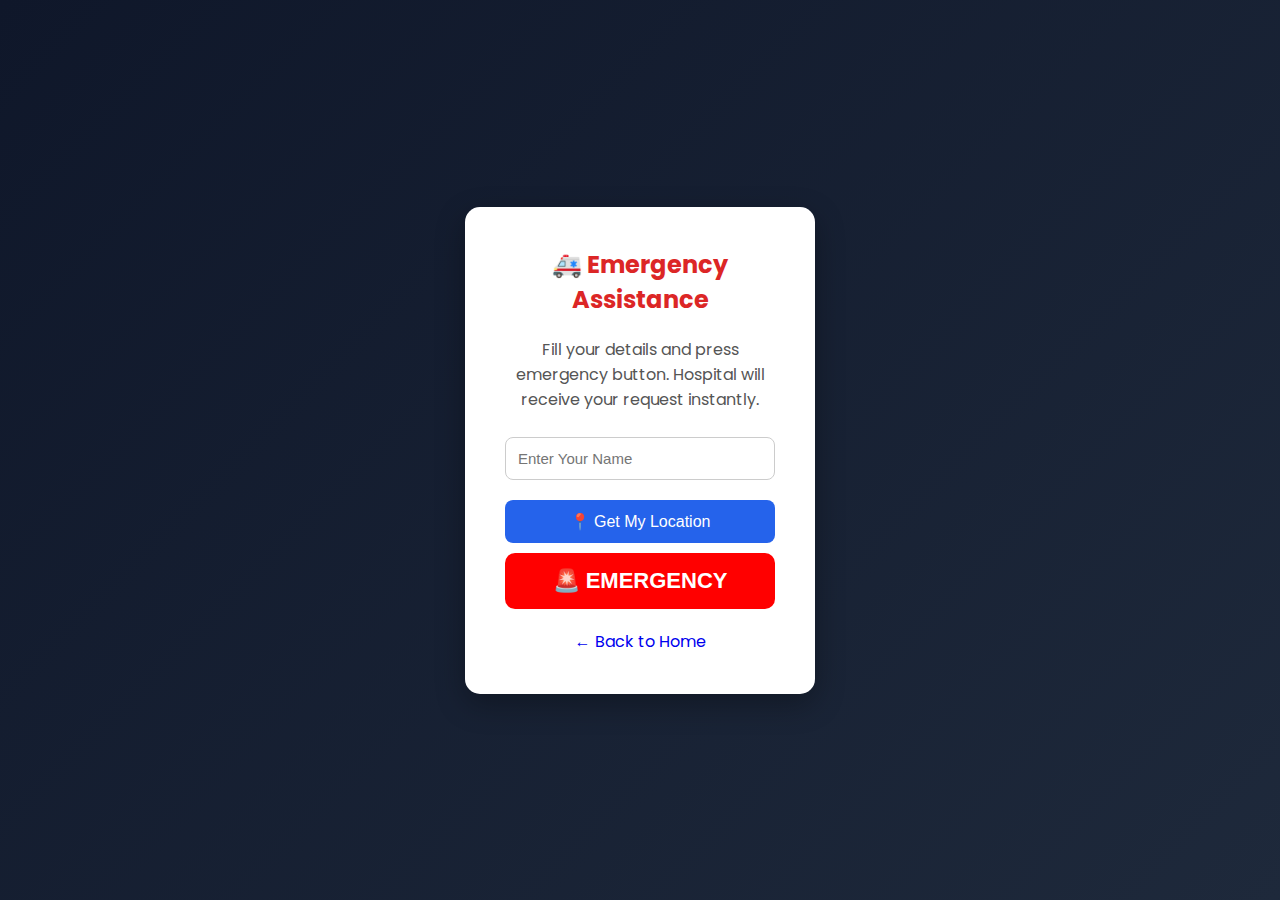
<file: emergency.html>
<!DOCTYPE html>
<html lang="en">
<head>
    <meta charset="UTF-8">
    <meta name="viewport" content="width=device-width, initial-scale=1.0">
    <title>Emergency Help | MediCare+</title>

    <!-- Google Font -->
    <link href="https://fonts.googleapis.com/css2?family=Poppins:wght@300;400;600;700&display=swap" rel="stylesheet">

    <!-- Main CSS -->
    <link rel="stylesheet" href="style.css">
</head>

<body class="emergency-page">

    <!-- Emergency Container -->
    <div class="emergency-container">

        <h2>🚑 Emergency Assistance</h2>

        <p style="margin-bottom:15px; color:#555;">
            Fill your details and press emergency button.
            Hospital will receive your request instantly.
        </p>

        <!-- Emergency Form -->
        <form id="emergencyForm">

            <input 
                type="text"
                id="name"
                placeholder="Enter Your Name"
                required
            >

         <button type="button" id="getLocationBtn">
    📍 Get My Location
</button>

<p id="locationText" style="margin-top:10px;color:#333;"></p>

            <button type="submit" class="emergency-btn">
                🚨 EMERGENCY
            </button>

        </form>

        <p id="statusMsg" style="margin-top:15px; font-weight:bold;"></p>

        <!-- Back Button -->
        <a href="index.html" style="display:block; margin-top:20px; text-decoration:none;">
            ← Back to Home
        </a>

    </div>

    <!-- Emergency Script -->
   <script>

let userLocation = "";

// 📍 Get GPS Location
document.getElementById("getLocationBtn")
.addEventListener("click", () => {

    const locationText = document.getElementById("locationText");

    if (!navigator.geolocation) {
        locationText.innerText = "Geolocation not supported.";
        return;
    }

    locationText.innerText = "Getting location...";

    navigator.geolocation.getCurrentPosition(
        (position) => {

            const lat = position.coords.latitude;
            const lon = position.coords.longitude;

            userLocation = `${lat}, ${lon}`;

            locationText.innerHTML =
                `✅ Location captured<br>
                 <a target="_blank"
                 href="https://www.google.com/maps?q=${lat},${lon}">
                 View on Map</a>`;
        },
        () => {
            locationText.innerText = "❌ Location permission denied.";
        }
    );
});


// 🚨 Emergency Submit
document.getElementById("emergencyForm")
.addEventListener("submit", async function(e) {

    e.preventDefault();

    const name = document.getElementById("name").value;
    const statusMsg = document.getElementById("statusMsg");

    if (!userLocation) {
        alert("Please get your location first!");
        return;
    }

    statusMsg.innerText = "Sending emergency request...";

    try {
        const response = await fetch("http://localhost:3000/emergency", {
            method: "POST",
            headers: {
                "Content-Type": "application/json"
            },
            body: JSON.stringify({
                name: name,
                location: userLocation
            })
        });

        const data = await response.json();

        statusMsg.style.color = "green";
        statusMsg.innerText = data.message;

    } catch {
        statusMsg.style.color = "red";
        statusMsg.innerText = "❌ Failed to send emergency request.";
    }
});

</script>

</body>
</html>
</file>
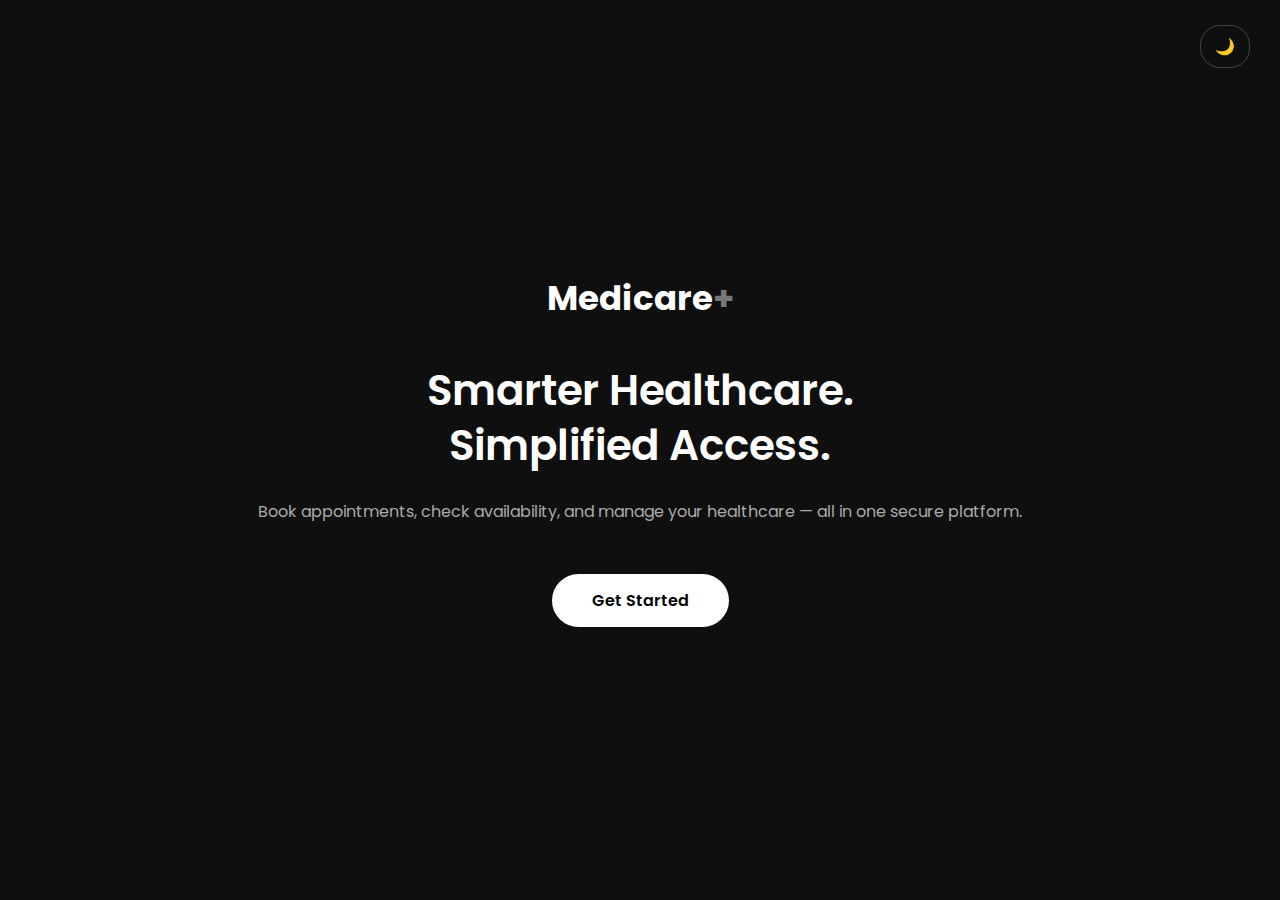
<file: getstarted.html>
<!DOCTYPE html>
<html lang="en">
<head>
    <meta charset="UTF-8">
    <title>Medicare+</title>
    <link rel="stylesheet" href="getstarted.css">
    <link href="https://fonts.googleapis.com/css2?family=Poppins:wght@400;600;700&display=swap" rel="stylesheet">
</head>
<body>

<button class="theme-toggle" onclick="toggleTheme()">🌙</button>

<div class="wrapper">

    <div class="content">

        <h1 class="logo">Medicare<span>+</span></h1>

        <h2 class="headline">
            Smarter Healthcare. <br> Simplified Access.
        </h2>

        <p class="description">
            Book appointments, check availability, and manage your healthcare — all in one secure platform.
        </p>

        <a href="login.html" class="btn">Get Started</a>

    </div>

</div>

<script>
function toggleTheme(){
    document.body.classList.toggle("light-mode");

    if(document.body.classList.contains("light-mode")){
        localStorage.setItem("theme","light");
        document.querySelector(".theme-toggle").textContent = "🌙";
    } else {
        localStorage.setItem("theme","dark");
        document.querySelector(".theme-toggle").textContent = "☀️";
    }
}

window.onload = function(){
    const savedTheme = localStorage.getItem("theme");
    if(savedTheme === "light"){
        document.body.classList.add("light-mode");
        document.querySelector(".theme-toggle").textContent = "🌙";
    }
}
</script>

</body>
</html>
</file>
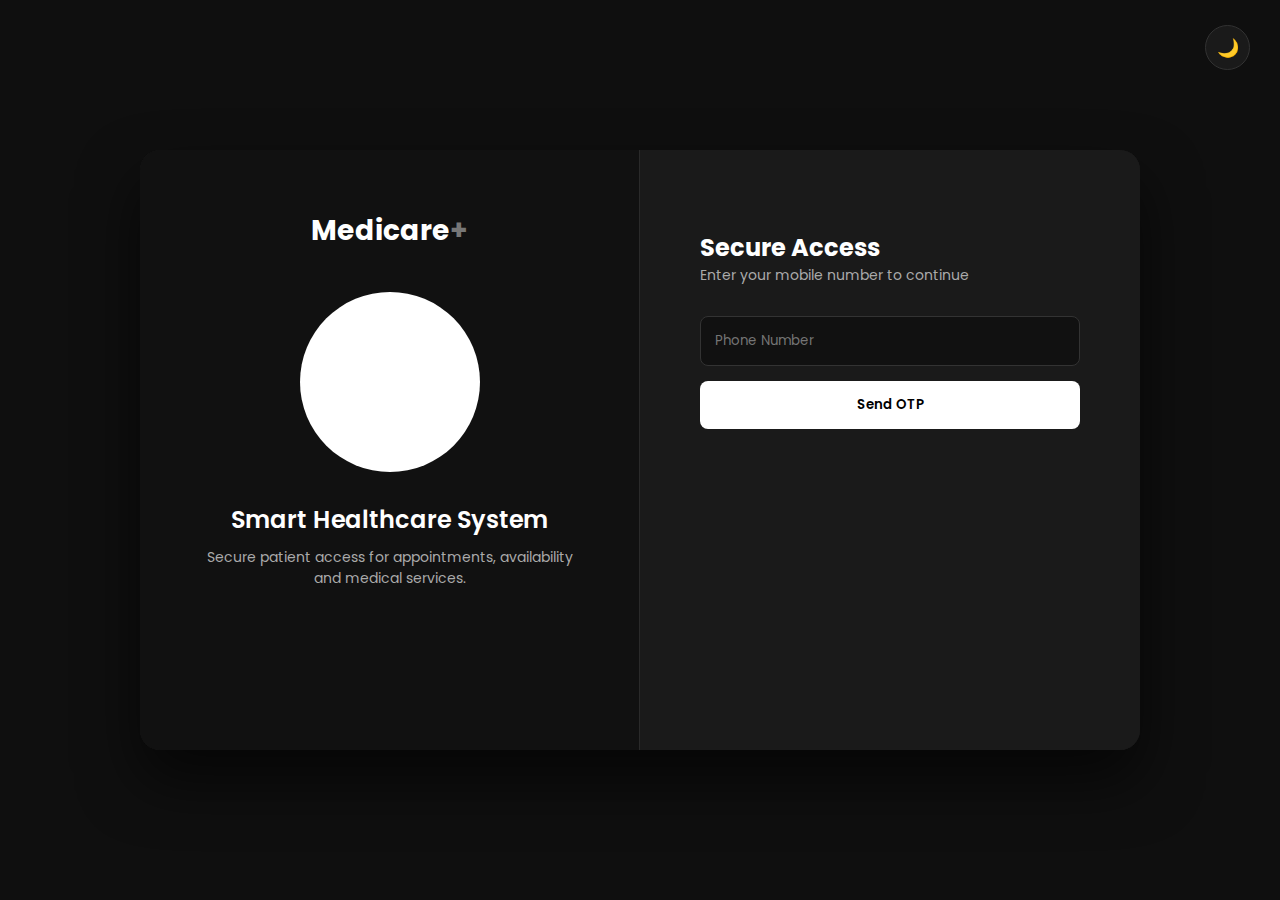
<file: login.html>
<!DOCTYPE html>
<html lang="en">
<head>
    <meta charset="UTF-8">
    <title>Medicare+ Login</title>
    <link rel="stylesheet" href="login.css">
    <link href="https://fonts.googleapis.com/css2?family=Poppins:wght@400;600;700&display=swap" rel="stylesheet">
</head>
<body>

<button class="theme-toggle" onclick="toggleTheme()">🌙</button>

<div class="container">

    <!-- LEFT SIDE -->
    <div class="left-section">
        <div class="logo">Medicare<span>+</span></div>

        <div class="circle"></div>

        <h2>Smart Healthcare System</h2>
        <p>Secure patient access for appointments, availability and medical services.</p>
    </div>

    <!-- RIGHT SIDE -->
    <div class="right-section">
        <h2>Secure Access</h2>
        <p class="subtitle">Enter your mobile number to continue</p>

        <input type="text" id="phone" placeholder="Phone Number">
        <button onclick="sendOTP()">Send OTP</button>

        <div id="otpSection" class="hidden">
            <input type="text" id="otp" placeholder="Enter OTP">
            <button onclick="verifyOTP()">Verify OTP</button>
        </div>
    </div>

</div>

<script>
const backendURL = "http://localhost:3000";

function toggleTheme(){
    document.body.classList.toggle("light-mode");

    if(document.body.classList.contains("light-mode")){
        localStorage.setItem("theme","light");
        document.querySelector(".theme-toggle").textContent = "🌙";
    } else {
        localStorage.setItem("theme","dark");
        document.querySelector(".theme-toggle").textContent = "☀️";
    }
}

window.onload = function(){
    const savedTheme = localStorage.getItem("theme");
    if(savedTheme === "light"){
        document.body.classList.add("light-mode");
        document.querySelector(".theme-toggle").textContent = "🌙";
    }
}

async function sendOTP() {
    const phone = document.getElementById("phone").value;

    const response = await fetch(`${backendURL}/api/auth/send-otp`, {
        method: "POST",
        headers: { "Content-Type": "application/json" },
        body: JSON.stringify({ phone })
    });

    const data = await response.json();
    alert("OTP: " + data.otp);

    document.getElementById("otpSection").classList.remove("hidden");
}

async function verifyOTP() {
    const phone = document.getElementById("phone").value;
    const otp = document.getElementById("otp").value;

    const response = await fetch(`${backendURL}/api/auth/verify-otp`, {
        method: "POST",
        headers: { "Content-Type": "application/json" },
        body: JSON.stringify({ phone, otp })
    });

    const data = await response.json();

    if(response.ok){
        alert("Login Successful!");
        window.location.href = "dashboard.html";
    } else {
        alert(data.message);
    }
}
</script>

</body>
</html>
</file>
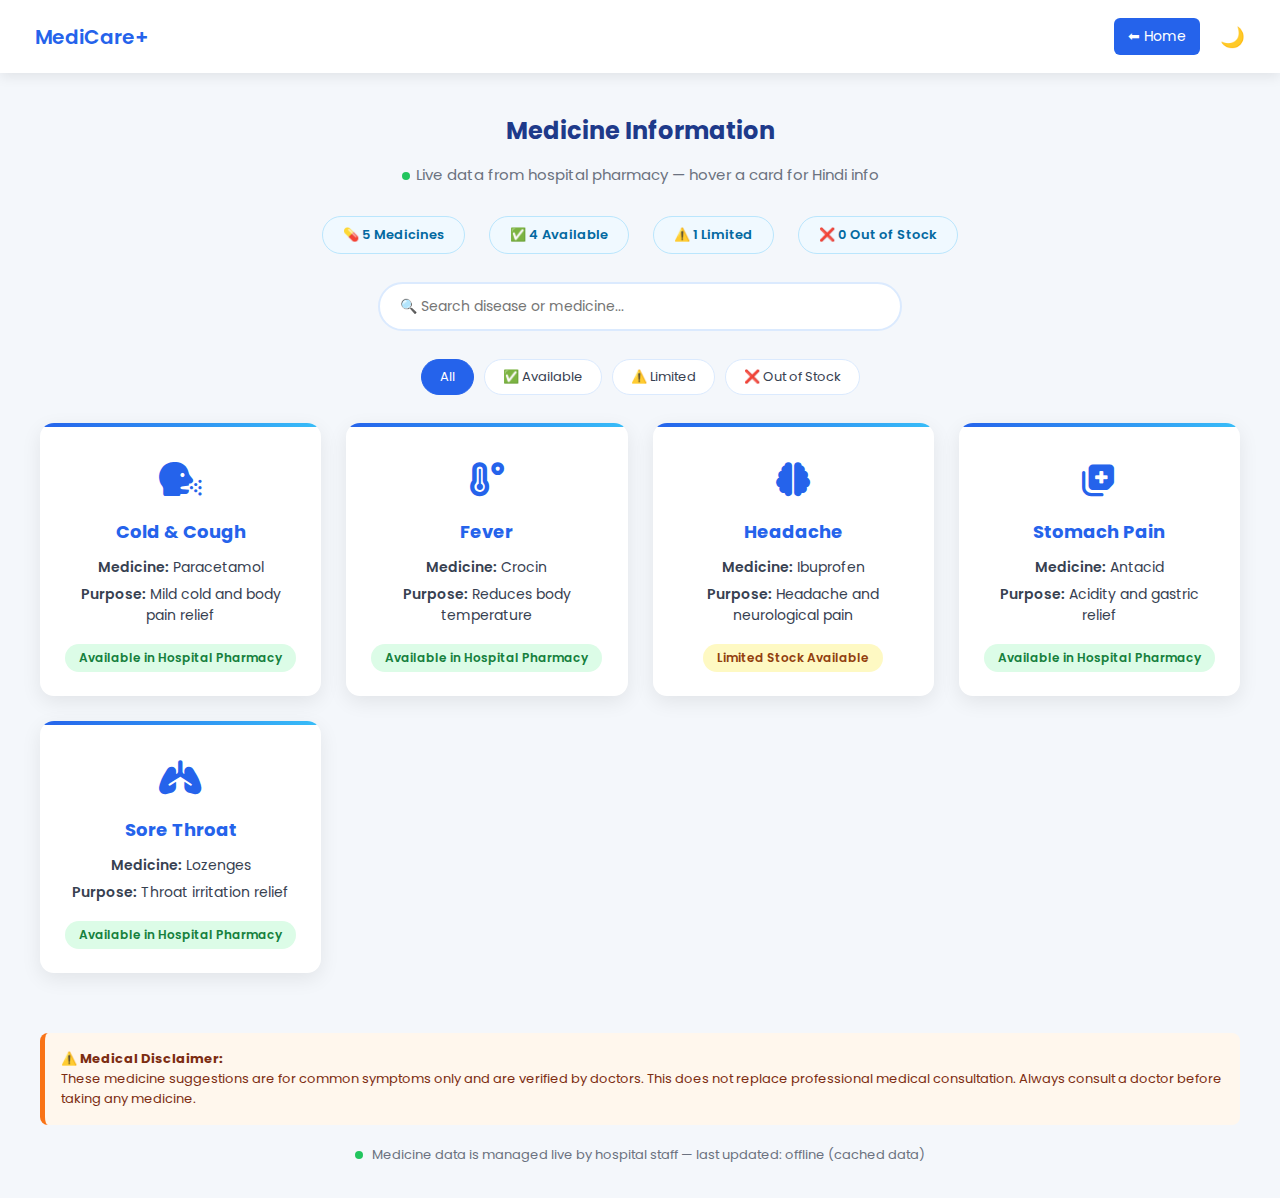
<file: medicines.html>
<!DOCTYPE html>
<html lang="en">
<head>
  <title>Medicine Information | MediCare+</title>
  <link href="https://fonts.googleapis.com/css2?family=Poppins:wght@400;600&display=swap" rel="stylesheet">
  <link rel="stylesheet" href="https://cdnjs.cloudflare.com/ajax/libs/font-awesome/6.5.0/css/all.min.css">
  <style>
    body { font-family:'Poppins',sans-serif; background:#f4f7fb; color:#1f2937; margin:0; transition:.3s; }
    body.dark { background:#0f172a; color:#e5e7eb; }

    .top-bar { display:flex; justify-content:space-between; align-items:center; padding:18px 35px; background:#ffffff; box-shadow:0 4px 12px rgba(0,0,0,.08); }
    body.dark .top-bar { background:#020617; }
    .logo { font-size:20px; font-weight:600; color:#2563eb; }
    body.dark .logo { color:#93c5fd; }
    .actions { display:flex; gap:20px; align-items:center; }
    .home-btn { text-decoration:none; font-size:14px; padding:8px 14px; border-radius:6px; background:#2563eb; color:white; }
    .toggle { font-size:20px; cursor:pointer; }

    .header { text-align:center; margin:40px 20px 30px; }
    .header h2 { color:#1e3a8a; margin-bottom:6px; }
    body.dark .header h2 { color:#bfdbfe; }
    .header p { color:#6b7280; font-size:15px; }
    body.dark .header p { color:#94a3b8; }

    /* Search bar */
    .search-wrap {
      display: flex;
      justify-content: center;
      margin: 0 40px 28px;
    }
    .search-wrap input {
      width: 100%;
      max-width: 480px;
      padding: 12px 20px;
      border-radius: 30px;
      border: 2px solid #dbeafe;
      font-family: 'Poppins', sans-serif;
      font-size: 14px;
      outline: none;
      background: white;
      color: #1f2937;
      transition: 0.3s;
    }
    body.dark .search-wrap input {
      background: #1e293b;
      border-color: rgba(144,224,239,0.3);
      color: #e5e7eb;
    }
    .search-wrap input:focus { border-color: #2563eb; box-shadow: 0 0 0 3px rgba(37,99,235,0.15); }

    /* Stock filter tabs */
    .filter-tabs {
      display: flex;
      justify-content: center;
      gap: 10px;
      margin: 0 40px 28px;
      flex-wrap: wrap;
    }
    .filter-tab {
      padding: 7px 18px;
      border-radius: 20px;
      border: 1px solid #dbeafe;
      background: white;
      font-family: 'Poppins', sans-serif;
      font-size: 13px;
      cursor: pointer;
      transition: 0.25s;
      color: #374151;
    }
    body.dark .filter-tab { background: #1e293b; border-color: rgba(144,224,239,0.2); color: #94a3b8; }
    .filter-tab.active, .filter-tab:hover {
      background: #2563eb; color: white; border-color: #2563eb;
    }
    body.dark .filter-tab.active { background: #0077b6; border-color: #0077b6; }

    /* Stats strip */
    .stats-strip {
      display: flex;
      justify-content: center;
      gap: 24px;
      margin: 0 40px 28px;
      flex-wrap: wrap;
    }
    .stat-pill {
      padding: 8px 20px;
      border-radius: 20px;
      font-size: 13px;
      font-weight: 600;
      background: #f0f9ff;
      color: #0369a1;
      border: 1px solid #bae6fd;
    }
    body.dark .stat-pill { background: rgba(0,119,182,0.15); color: #90e0ef; border-color: rgba(0,229,255,0.2); }

    .medicine-container {
      display: grid;
      grid-template-columns: repeat(auto-fit, minmax(280px,1fr));
      gap: 25px;
      padding: 0 40px 40px;
    }

    .medicine-card {
      background: white;
      padding: 24px;
      border-radius: 14px;
      box-shadow: 0 6px 20px rgba(0,0,0,.08);
      text-align: center;
      transition: .3s;
      position: relative;
      overflow: hidden;
    }
    body.dark .medicine-card { background: #1e293b; }
    .medicine-card:hover { transform: translateY(-5px); box-shadow: 0 14px 36px rgba(0,0,0,.14); }

    /* colored top strip per card */
    .medicine-card::before {
      content: '';
      position: absolute;
      top: 0; left: 0; right: 0;
      height: 4px;
      background: linear-gradient(90deg, #2563eb, #38bdf8);
    }

    .icon { font-size: 34px; color: #2563eb; margin-bottom: 12px; margin-top: 8px; }
    body.dark .icon { color: #93c5fd; }

    .medicine-card h3 { margin: 6px 0 12px; font-size: 18px; color: #2563eb; }
    body.dark .medicine-card h3 { color: #93c5fd; }

    .row { font-size: 14px; margin: 6px 0; color: #374151; }
    body.dark .row { color: #cbd5e1; }
    .label { font-weight: 600; }

    .stock {
      margin-top: 12px;
      font-size: 12px;
      font-weight: 600;
      padding: 5px 14px;
      border-radius: 20px;
      display: inline-block;
    }
    .stock-available { background: #dcfce7; color: #15803d; }
    .stock-limited   { background: #fef9c3; color: #92400e; }
    .stock-out       { background: #fee2e2; color: #b91c1c; }
    body.dark .stock-available { background: rgba(52,211,153,0.15); color: #4ade80; }
    body.dark .stock-limited   { background: rgba(251,191,36,0.15); color: #fbbf24; }
    body.dark .stock-out       { background: rgba(248,113,113,0.15); color: #f87171; }

    .hindi {
      font-size: 13px;
      margin-top: 12px;
      padding: 8px 14px;
      background: #f0f9ff;
      border-radius: 8px;
      color: #374151;
      display: none;
      border-left: 3px solid #38bdf8;
      text-align: left;
    }
    body.dark .hindi { background: rgba(0,119,182,0.12); color: #cbd5e1; border-color: #90e0ef; }
    .medicine-card:hover .hindi { display: block; }

    /* Loading / empty state */
    .state-msg {
      grid-column: 1 / -1;
      text-align: center;
      padding: 60px 20px;
      color: #6b7280;
      font-size: 15px;
    }
    body.dark .state-msg { color: #94a3b8; }
    .state-msg .state-icon { font-size: 40px; margin-bottom: 12px; }

    .disclaimer {
      background: #fff7ed;
      border-left: 5px solid #f97316;
      margin: 20px 40px;
      padding: 16px;
      font-size: 13px;
      color: #7c2d12;
      border-radius: 8px;
    }
    body.dark .disclaimer { background: #2a1c10; color: #fed7aa; }

    .note { text-align: center; font-size: 13px; color: #6b7280; padding-bottom: 20px; }
    body.dark .note { color: #94a3b8; }

    /* Live update dot */
    .live-dot {
      display: inline-block;
      width: 8px; height: 8px;
      background: #22c55e;
      border-radius: 50%;
      margin-right: 6px;
      animation: blink 1.5s infinite;
    }
    @keyframes blink { 0%,100%{opacity:1} 50%{opacity:0.3} }

    /* Icon map by disease keyword */
    @media(max-width:600px) {
      .medicine-container { padding: 0 16px 30px; }
      .search-wrap, .filter-tabs, .stats-strip { margin-left: 16px; margin-right: 16px; }
      .disclaimer { margin: 10px 16px; }
    }
  </style>
</head>
<body>

<div class="top-bar">
  <div class="logo">MediCare+</div>
  <div class="actions">
    <a href="index.html" class="home-btn">⬅ Home</a>
    <div class="toggle" onclick="toggleMode()">🌙</div>
  </div>
</div>

<div class="header">
  <h2>Medicine Information</h2>
  <p><span class="live-dot"></span>Live data from hospital pharmacy — hover a card for Hindi info</p>
</div>

<!-- Stats Strip -->
<div class="stats-strip" id="statsStrip">
  <div class="stat-pill" id="statTotal">Loading...</div>
  <div class="stat-pill" id="statAvail">—</div>
  <div class="stat-pill" id="statLimited">—</div>
  <div class="stat-pill" id="statOut">—</div>
</div>

<!-- Search -->
<div class="search-wrap">
  <input type="text" id="searchInput" placeholder="🔍 Search disease or medicine..." oninput="filterCards()">
</div>

<!-- Filter Tabs -->
<div class="filter-tabs">
  <button class="filter-tab active" onclick="setFilter('all', this)">All</button>
  <button class="filter-tab" onclick="setFilter('available', this)">✅ Available</button>
  <button class="filter-tab" onclick="setFilter('limited', this)">⚠️ Limited</button>
  <button class="filter-tab" onclick="setFilter('out', this)">❌ Out of Stock</button>
</div>

<!-- Medicine Cards Grid -->
<div class="medicine-container" id="medicineContainer">
  <div class="state-msg">
    <div class="state-icon">⏳</div>
    Loading medicine data...
  </div>
</div>

<div class="disclaimer">
  ⚠️ <b>Medical Disclaimer:</b><br>
  These medicine suggestions are for common symptoms only and are verified by doctors.
  This does not replace professional medical consultation. Always consult a doctor before taking any medicine.
</div>

<p class="note">
  <span class="live-dot"></span> Medicine data is managed live by hospital staff — last updated: <span id="lastUpdated">—</span>
</p>

<script>
const API = 'http://localhost:3000';

let allMedicines = [];
let currentFilter = 'all';

// Icon map — matches disease keywords to FA icons
const iconMap = [
  { keys: ['cold','cough','flu'],          icon: 'fa-head-side-cough' },
  { keys: ['fever','temperature'],         icon: 'fa-temperature-high' },
  { keys: ['head','migraine'],             icon: 'fa-brain' },
  { keys: ['stomach','gastric','acidity'], icon: 'fa-notes-medical' },
  { keys: ['throat','sore'],              icon: 'fa-lungs' },
  { keys: ['heart','cardio','chest'],      icon: 'fa-heart-pulse' },
  { keys: ['bone','ortho','joint'],        icon: 'fa-bone' },
  { keys: ['skin','derma','rash'],         icon: 'fa-hand-dots' },
  { keys: ['eye','vision'],               icon: 'fa-eye' },
  { keys: ['ear'],                        icon: 'fa-ear-deaf' },
  { keys: ['diabetes','sugar','blood'],    icon: 'fa-syringe' },
  { keys: ['pressure','bp'],              icon: 'fa-heart' },
  { keys: ['allerg'],                     icon: 'fa-shield-virus' },
  { keys: ['pain','ache'],               icon: 'fa-pills' },
];

function getIcon(disease) {
  const d = (disease || '').toLowerCase();
  for (const { keys, icon } of iconMap) {
    if (keys.some(k => d.includes(k))) return icon;
  }
  return 'fa-capsules'; // default
}

function getStockClass(status) {
  const s = (status || '').toLowerCase();
  if (s.includes('limited') || s.includes('order')) return 'stock-limited';
  if (s.includes('out'))                              return 'stock-out';
  return 'stock-available';
}

// ── LOAD FROM DB ──
async function loadMedicines() {
  try {
    const res  = await fetch(`${API}/api/medicines`);
    allMedicines = await res.json();
    document.getElementById('lastUpdated').textContent = new Date().toLocaleTimeString();
  } catch (e) {
    // fallback static data if server offline
    allMedicines = [
      { id:1, disease:'Cold & Cough', medicine:'Paracetamol', purpose:'Mild cold and body pain relief', stock_status:'Available in Hospital Pharmacy', hindi_info:'जुकाम और खांसी में आराम के लिए उपयोगी' },
      { id:2, disease:'Fever',        medicine:'Crocin',      purpose:'Reduces body temperature',       stock_status:'Available in Hospital Pharmacy', hindi_info:'बुखार कम करने और शरीर का तापमान घटाने में सहायक' },
      { id:3, disease:'Headache',     medicine:'Ibuprofen',   purpose:'Headache and neurological pain', stock_status:'Limited Stock Available',       hindi_info:'सिर दर्द और नसों के दर्द से राहत के लिए' },
      { id:4, disease:'Stomach Pain', medicine:'Antacid',     purpose:'Acidity and gastric relief',     stock_status:'Available in Hospital Pharmacy', hindi_info:'पेट दर्द, गैस और एसिडिटी में राहत' },
      { id:5, disease:'Sore Throat',  medicine:'Lozenges',    purpose:'Throat irritation relief',       stock_status:'Available in Hospital Pharmacy', hindi_info:'गले की खराश और जलन में आराम' },
    ];
    document.getElementById('lastUpdated').textContent = 'offline (cached data)';
  }
  updateStats();
  renderCards();
}

function updateStats() {
  const total   = allMedicines.length;
  const avail   = allMedicines.filter(m => getStockClass(m.stock_status) === 'stock-available').length;
  const limited = allMedicines.filter(m => getStockClass(m.stock_status) === 'stock-limited').length;
  const out     = allMedicines.filter(m => getStockClass(m.stock_status) === 'stock-out').length;
  document.getElementById('statTotal').textContent   = `💊 ${total} Medicines`;
  document.getElementById('statAvail').textContent   = `✅ ${avail} Available`;
  document.getElementById('statLimited').textContent = `⚠️ ${limited} Limited`;
  document.getElementById('statOut').textContent     = `❌ ${out} Out of Stock`;
}

function setFilter(filter, el) {
  currentFilter = filter;
  document.querySelectorAll('.filter-tab').forEach(t => t.classList.remove('active'));
  el.classList.add('active');
  renderCards();
}

function filterCards() {
  renderCards();
}

function renderCards() {
  const search  = document.getElementById('searchInput').value.toLowerCase();
  const container = document.getElementById('medicineContainer');

  let filtered = allMedicines.filter(m => {
    const matchSearch = !search ||
      (m.disease  || '').toLowerCase().includes(search) ||
      (m.medicine || '').toLowerCase().includes(search) ||
      (m.purpose  || '').toLowerCase().includes(search);

    const stockCls = getStockClass(m.stock_status);
    const matchFilter =
      currentFilter === 'all' ||
      (currentFilter === 'available' && stockCls === 'stock-available') ||
      (currentFilter === 'limited'   && stockCls === 'stock-limited') ||
      (currentFilter === 'out'       && stockCls === 'stock-out');

    return matchSearch && matchFilter;
  });

  if (!filtered.length) {
    container.innerHTML = `
      <div class="state-msg">
        <div class="state-icon">🔍</div>
        No medicines found matching your search.
      </div>`;
    return;
  }

  container.innerHTML = filtered.map(m => {
    const icon     = getIcon(m.disease);
    const stockCls = getStockClass(m.stock_status);
    return `
      <div class="medicine-card">
        <div class="icon"><i class="fa-solid ${icon}"></i></div>
        <h3>${esc(m.disease)}</h3>
        <div class="row"><span class="label">Medicine:</span> ${esc(m.medicine)}</div>
        <div class="row"><span class="label">Purpose:</span> ${esc(m.purpose)}</div>
        <div class="stock ${stockCls}">${esc(m.stock_status)}</div>
        ${m.hindi_info ? `<div class="hindi">🇮🇳 ${esc(m.hindi_info)}</div>` : ''}
      </div>
    `;
  }).join('');
}

function toggleMode() {
  document.body.classList.toggle('dark');
  document.querySelector('.toggle').textContent =
    document.body.classList.contains('dark') ? '☀️' : '🌙';
}

function esc(s) {
  return (s||'').replace(/[&<>"']/g, m =>
    ({'&':'&amp;','<':'&lt;','>':'&gt;','"':'&quot;',"'":'&#39;'}[m]));
}

// Load on page open, then refresh every 30 seconds to pick up doctor panel changes
loadMedicines();
setInterval(loadMedicines, 30000);
</script>
</body>
</html>
</file>
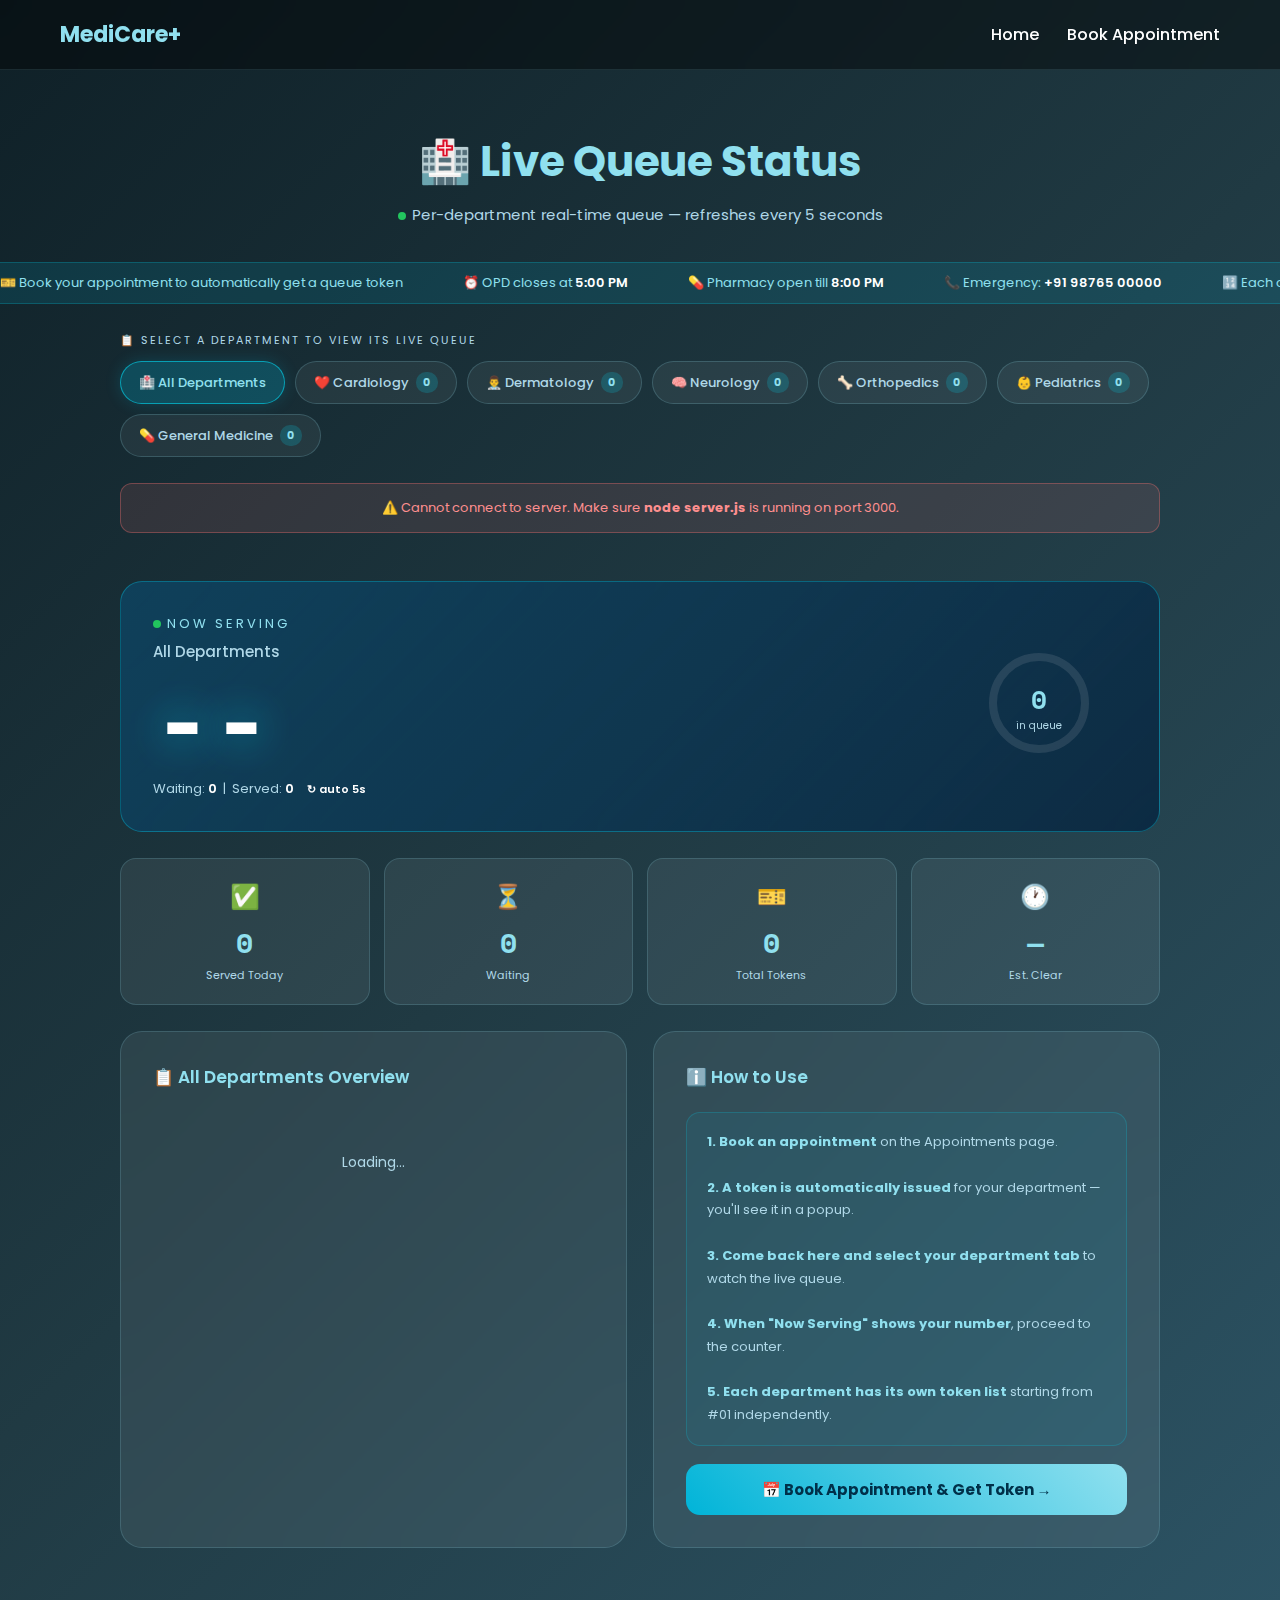
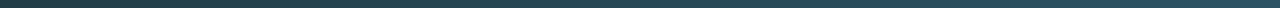
<file: queue.html>
<!DOCTYPE html>
<html lang="en">
<head>
  <title>Live Queue | MediCare+</title>
  <link href="https://fonts.googleapis.com/css2?family=Poppins:wght@300;400;600;700&family=Space+Mono:wght@400;700&display=swap" rel="stylesheet">
  <style>
    *,*::before,*::after{margin:0;padding:0;box-sizing:border-box}

    :root {
      --bg:   linear-gradient(135deg,#0f2027,#203a43,#2c5364);
      --card: rgba(255,255,255,0.07);
      --bdr:  rgba(144,224,239,0.18);
      --acc:  #90e0ef;
      --acc2: #00b4d8;
      --sub:  #b0d8e8;
    }

    body { font-family:'Poppins',sans-serif; background:var(--bg); color:#fff; min-height:100vh; overflow-x:hidden; }

    /* ── NAVBAR ── */
    .navbar { position:fixed;top:0;width:100%;display:flex;justify-content:space-between;align-items:center;padding:18px 60px;background:rgba(0,0,0,0.42);backdrop-filter:blur(14px);z-index:1000;border-bottom:1px solid rgba(144,224,239,0.12); }
    .logo   { font-size:22px;font-weight:700;color:#90e0ef; }
    .nav-links { list-style:none;display:flex;gap:28px; }
    .nav-links a { text-decoration:none;color:#fff;font-weight:500;transition:.3s; }
    .nav-links a:hover { color:#00e5ff; }

    /* ── HERO ── */
    .hero { padding:130px 60px 36px;text-align:center; }
    .hero h1 { font-size:42px;font-weight:700;color:#90e0ef;margin-bottom:10px; }
    .hero p  { color:var(--sub);font-size:15px; }

    .live-dot { display:inline-block;width:8px;height:8px;background:#22c55e;border-radius:50%;margin-right:6px;animation:blink 1.4s infinite; }
    @keyframes blink{0%,100%{opacity:1}50%{opacity:.25}}

    /* ── TICKER ── */
    .ticker-bar { background:rgba(0,180,216,.14);border-top:1px solid rgba(0,229,255,.2);border-bottom:1px solid rgba(0,229,255,.2);padding:10px 0;overflow:hidden;margin-bottom:28px; }
    .ticker-track { display:flex;gap:60px;white-space:nowrap;animation:ticker 26s linear infinite; }
    @keyframes ticker{from{transform:translateX(0)}to{transform:translateX(-50%)}}
    .ticker-item { font-size:13px;color:#90e0ef; }
    .ticker-item span { color:#fff;font-weight:600; }

    /* ── DEPT TABS ── */
    .tabs-wrap  { max-width:1100px;margin:0 auto 26px;padding:0 30px; }
    .tabs-label { font-size:11px;text-transform:uppercase;letter-spacing:2px;color:var(--sub);margin-bottom:12px; }
    .dept-tabs  { display:flex;gap:10px;flex-wrap:wrap; }
    .dept-tab   {
      padding:10px 18px;
      background:rgba(255,255,255,.06);
      border:1px solid rgba(144,224,239,.2);
      border-radius:30px;
      font-family:'Poppins',sans-serif;font-size:13px;font-weight:500;
      color:var(--sub);cursor:pointer;transition:.25s;
      display:flex;align-items:center;gap:7px;
    }
    .dept-tab:hover { background:rgba(0,180,216,.15);color:#fff;border-color:rgba(0,229,255,.35); }
    .dept-tab.active { background:rgba(0,180,216,.25);border-color:rgba(0,229,255,.55);color:#90e0ef;box-shadow:0 0 16px rgba(0,180,216,.2); }
    .tbadge { background:rgba(0,229,255,.18);color:#90e0ef;font-size:11px;font-weight:700;padding:2px 7px;border-radius:10px; }
    .dept-tab.active .tbadge { background:rgba(0,229,255,.32); }

    /* ── MAIN GRID ── */
    .main-grid { display:grid;grid-template-columns:1fr 1fr;gap:26px;max-width:1100px;margin:0 auto;padding:0 30px 60px; }

    .panel { background:var(--card);border:1px solid var(--bdr);backdrop-filter:blur(18px);border-radius:22px;padding:32px; }
    .panel h2 { font-size:17px;font-weight:600;color:#90e0ef;margin-bottom:22px;display:flex;align-items:center;gap:10px; }

    /* ── NOW SERVING ── */
    .serving-panel {
      grid-column:1/-1;display:flex;align-items:center;justify-content:space-between;gap:28px;
      background:linear-gradient(135deg,rgba(0,100,160,.35),rgba(0,30,60,.65));
      border:1px solid rgba(0,229,255,.3);
    }
    .sl { flex:1; }
    .sl-label { font-size:13px;text-transform:uppercase;letter-spacing:3px;color:#90e0ef;margin-bottom:6px; }
    .sl-dept  { font-size:15px;color:var(--sub);margin-bottom:8px;font-weight:500; }
    .sl-num   {
      font-family:'Space Mono',monospace;font-size:96px;font-weight:700;line-height:1;color:#fff;
      text-shadow:0 0 40px rgba(0,229,255,.7),0 0 80px rgba(0,229,255,.3);transition:.4s;
    }
    .sl-num.pulse { animation:numPulse .6s ease; }
    @keyframes numPulse{0%{transform:scale(1)}40%{transform:scale(1.09);color:#00e5ff}100%{transform:scale(1)}}
    .sl-meta { margin-top:12px;font-size:13px;color:var(--sub); }
    .sl-meta span { color:#fff;font-weight:600; }
    .sl-tag  { font-size:11px;margin-left:10px;color:rgba(144,224,239,.4); }

    .sr { text-align:center;min-width:176px; }
    .ring-wrap { position:relative;display:inline-block; }
    .ring-wrap svg { transform:rotate(-90deg); }
    .ring-bg { fill:none;stroke:rgba(255,255,255,.1);stroke-width:8; }
    .ring-fg { fill:none;stroke:#00b4d8;stroke-width:8;stroke-linecap:round;transition:stroke-dashoffset .8s ease; }
    .ring-lbl { position:absolute;top:50%;left:50%;transform:translate(-50%,-50%);text-align:center; }
    .rl-n { font-family:'Space Mono',monospace;font-size:26px;font-weight:700;color:#90e0ef; }
    .rl-t { font-size:10px;color:var(--sub); }

    /* ── STATS ── */
    .stats-row { grid-column:1/-1;display:grid;grid-template-columns:repeat(4,1fr);gap:14px; }
    .scard { background:var(--card);border:1px solid var(--bdr);border-radius:16px;padding:20px;text-align:center;transition:.25s; }
    .scard:hover { transform:translateY(-4px); }
    .scard .ic { font-size:24px;margin-bottom:8px; }
    .scard .sv { font-family:'Space Mono',monospace;font-size:28px;font-weight:700;color:#90e0ef; }
    .scard .sl2{ font-size:11px;color:var(--sub);margin-top:4px; }

    /* ── QUEUE LIST ── */
    .qlist { display:flex;flex-direction:column;gap:9px;max-height:430px;overflow-y:auto;padding-right:3px; }
    .qlist::-webkit-scrollbar { width:4px; }
    .qlist::-webkit-scrollbar-thumb { background:rgba(144,224,239,.3);border-radius:10px; }

    .qi { display:flex;align-items:center;gap:14px;padding:13px 16px;background:rgba(255,255,255,.05);border:1px solid rgba(255,255,255,.08);border-radius:11px;transition:.25s;animation:qiIn .35s ease; }
    @keyframes qiIn{from{opacity:0;transform:translateX(-8px)}to{opacity:1;transform:none}}
    .qi.act { background:rgba(0,180,216,.18);border-color:rgba(0,229,255,.4);box-shadow:0 0 18px rgba(0,229,255,.14); }
    .qi-n   { font-family:'Space Mono',monospace;font-size:19px;font-weight:700;color:#90e0ef;min-width:42px; }
    .qi-n.an{ color:#00e5ff;text-shadow:0 0 14px rgba(0,229,255,.7); }
    .qi-i   { flex:1; }
    .qi-nm  { font-size:14px;font-weight:600; }
    .qi-d   { font-size:12px;color:var(--sub); }
    .qi-s   { font-size:11px;padding:4px 11px;border-radius:20px;font-weight:600; }
    .ss { background:rgba(0,229,255,.2);color:#00e5ff;border:1px solid rgba(0,229,255,.4); }
    .sw { background:rgba(255,255,255,.07);color:#94a3b8; }
    .sd { background:rgba(52,211,153,.14);color:#34d399; }

    .q-empty { text-align:center;padding:40px 0;font-size:14px;color:var(--sub); }

    /* ── OVERVIEW CARDS ── */
    .ov-grid { display:grid;grid-template-columns:repeat(auto-fit,minmax(190px,1fr));gap:14px; }
    .ov-card {
      background:rgba(255,255,255,.05);border:1px solid var(--bdr);
      border-radius:14px;padding:20px;text-align:center;cursor:pointer;transition:.25s;
    }
    .ov-card:hover { background:rgba(0,180,216,.14);border-color:rgba(0,229,255,.35);transform:translateY(-3px); }
    .ov-name { font-size:14px;font-weight:600;color:#90e0ef;margin-bottom:8px; }
    .ov-num  { font-family:'Space Mono',monospace;font-size:38px;font-weight:700;color:#fff;text-shadow:0 0 20px rgba(0,229,255,.45); }
    .ov-lbl  { font-size:11px;color:var(--sub);margin-bottom:4px; }
    .ov-w    { font-size:13px;color:var(--sub);margin-top:6px; }
    .ov-w span { color:#fbbf24;font-weight:700; }

    /* ── INFO BOX ── */
    .info-box { background:rgba(0,180,216,.08);border:1px solid rgba(0,229,255,.18);border-radius:14px;padding:18px 20px;font-size:13px;color:var(--sub);line-height:1.75; }
    .info-box strong { color:#90e0ef; }
    .info-box a { color:#90e0ef; }

    .book-btn {
      display:block;width:100%;margin-top:18px;padding:14px;
      background:linear-gradient(45deg,#00b4d8,#90e0ef);color:#003049;
      font-family:'Poppins',sans-serif;font-size:15px;font-weight:700;
      border:none;border-radius:14px;cursor:pointer;text-align:center;
      text-decoration:none;transition:.3s;
    }
    .book-btn:hover { box-shadow:0 0 26px rgba(0,229,255,.5);transform:translateY(-2px); }

    /* ── ERROR BANNER ── */
    .err-banner { display:none;background:rgba(248,113,113,.12);border:1px solid rgba(248,113,113,.35);border-radius:12px;padding:14px 20px;font-size:13px;color:#ff8f8f;margin-bottom:22px;text-align:center;grid-column:1/-1; }

    /* ── TOAST ── */
    .toast { position:fixed;bottom:28px;right:28px;padding:13px 20px;border-radius:12px;font-size:14px;font-weight:600;z-index:9999;transform:translateY(70px);opacity:0;transition:all .4s cubic-bezier(.34,1.4,.64,1);pointer-events:none; }
    .toast.show { transform:translateY(0);opacity:1; }
    .t-s { background:rgba(52,211,153,.92);color:#003049; }
    .t-i { background:rgba(0,180,216,.92);color:#003049; }
    .t-e { background:rgba(248,113,113,.92);color:#fff; }

    @media(max-width:760px){
      .main-grid{grid-template-columns:1fr;}
      .serving-panel{flex-direction:column;text-align:center;}
      .sl-num{font-size:70px;}
      .stats-row{grid-template-columns:repeat(2,1fr);}
      .navbar{padding:16px 20px;}
      .hero{padding:110px 20px 28px;}
      .hero h1{font-size:28px;}
      .tabs-wrap,.main-grid{padding-left:16px;padding-right:16px;}
    }
  </style>
</head>
<body>

<nav class="navbar">
  <div class="logo">MediCare+</div>
  <ul class="nav-links">
    <li><a href="index.html">Home</a></li>
    <li><a href="appointment.html">Book Appointment</a></li>
  </ul>
</nav>

<div class="hero">
  <h1>🏥 Live Queue Status</h1>
  <p><span class="live-dot"></span>Per-department real-time queue — refreshes every 5 seconds</p>
</div>

<div class="ticker-bar">
  <div class="ticker-track" id="tickerTrack"></div>
</div>

<!-- ── DEPARTMENT TABS ── -->
<div class="tabs-wrap">
  <div class="tabs-label">📋 Select a department to view its live queue</div>
  <div class="dept-tabs" id="deptTabs">
    <div class="dept-tab active" onclick="selectDept('all',this)" data-dept="all">🏥 All Departments</div>
    <div class="dept-tab" onclick="selectDept('Cardiology',this)"      data-dept="Cardiology">❤️ Cardiology <span class="tbadge" id="b-Cardiology">0</span></div>
    <div class="dept-tab" onclick="selectDept('Dermatology',this)"     data-dept="Dermatology">👨‍⚕️ Dermatology <span class="tbadge" id="b-Dermatology">0</span></div>
    <div class="dept-tab" onclick="selectDept('Neurology',this)"       data-dept="Neurology">🧠 Neurology <span class="tbadge" id="b-Neurology">0</span></div>
    <div class="dept-tab" onclick="selectDept('Orthopedics',this)"     data-dept="Orthopedics">🦴 Orthopedics <span class="tbadge" id="b-Orthopedics">0</span></div>
    <div class="dept-tab" onclick="selectDept('Pediatrics',this)"      data-dept="Pediatrics">👶 Pediatrics <span class="tbadge" id="b-Pediatrics">0</span></div>
    <div class="dept-tab" onclick="selectDept('General Medicine',this)" data-dept="General Medicine">💊 General Medicine <span class="tbadge" id="b-General Medicine">0</span></div>
  </div>
</div>

<!-- ── MAIN GRID ── -->
<div class="main-grid">

  <div class="err-banner" id="errBanner">
    ⚠️ Cannot connect to server. Make sure <strong>node server.js</strong> is running on port 3000.
  </div>

  <!-- NOW SERVING -->
  <div class="panel serving-panel">
    <div class="sl">
      <div class="sl-label"><span class="live-dot"></span>Now Serving</div>
      <div class="sl-dept" id="slDept">All Departments</div>
      <div class="sl-num"  id="nowServing">--</div>
      <div class="sl-meta">
        Waiting: <span id="waitCount">0</span> &nbsp;|&nbsp; Served: <span id="doneCount">0</span>
        <span class="sl-tag">↻ auto 5s</span>
      </div>
    </div>
    <div class="sr">
      <div class="ring-wrap">
        <svg width="110" height="110" viewBox="0 0 110 110">
          <circle class="ring-bg" cx="55" cy="55" r="46"/>
          <circle class="ring-fg" id="ringFg" cx="55" cy="55" r="46" stroke-dasharray="289" stroke-dashoffset="289"/>
        </svg>
        <div class="ring-lbl"><div class="rl-n" id="ringNum">0</div><div class="rl-t">in queue</div></div>
      </div>
    </div>
  </div>

  <!-- STATS -->
  <div class="stats-row">
    <div class="scard"><div class="ic">✅</div><div class="sv" id="stDone">0</div><div class="sl2">Served Today</div></div>
    <div class="scard"><div class="ic">⏳</div><div class="sv" id="stWait">0</div><div class="sl2">Waiting</div></div>
    <div class="scard"><div class="ic">🎫</div><div class="sv" id="stTotal">0</div><div class="sl2">Total Tokens</div></div>
    <div class="scard"><div class="ic">🕐</div><div class="sv" id="stETA">—</div><div class="sl2">Est. Clear</div></div>
  </div>

  <!-- LEFT: overview or dept queue list -->
  <div class="panel">
    <h2 id="leftTitle">📋 All Departments Overview</h2>
    <div id="leftContent"><div class="q-empty">Loading...</div></div>
  </div>

  <!-- RIGHT: info + book link -->
  <div class="panel">
    <h2>ℹ️ How to Use</h2>
    <div class="info-box">
      <strong>1. Book an appointment</strong> on the Appointments page.<br><br>
      <strong>2. A token is automatically issued</strong> for your department — you'll see it in a popup.<br><br>
      <strong>3. Come back here and select your department tab</strong> to watch the live queue.<br><br>
      <strong>4. When "Now Serving" shows your number</strong>, proceed to the counter.<br><br>
      <strong>5. Each department has its own token list</strong> starting from #01 independently.
    </div>
    <a href="appointment.html" class="book-btn">📅 Book Appointment & Get Token →</a>
  </div>

</div>

<div class="toast" id="toast"></div>

<script>
const API     = 'http://localhost:3000';
const AVG_MIN = 5;
const DEPTS   = ['Cardiology','Dermatology','Neurology','Orthopedics','Pediatrics','General Medicine'];

let currentDept = 'all';
let deptQueue   = [];
let summary     = [];
let prevServing = '--';

// ── INIT ──────────────────────────────────────
buildTicker();
loadData();
setInterval(loadData, 5000);

// ── SELECT DEPT ───────────────────────────────
function selectDept(dept, el) {
  currentDept = dept;
  document.querySelectorAll('.dept-tab').forEach(t => t.classList.remove('active'));
  el.classList.add('active');
  document.getElementById('slDept').textContent = dept === 'all' ? 'All Departments' : dept;
  prevServing = '--'; // reset pulse tracking on dept change
  loadData();
}

// ── LOAD ──────────────────────────────────────
async function loadData() {
  try {
    // Always fetch summary so badges stay updated
    const sr = await fetch(`${API}/api/queue/summary`);
    summary  = await sr.json();
    updateBadges();

    if (currentDept === 'all') {
      renderOverview();
      updateStatsAll();
    } else {
      const dr = await fetch(`${API}/api/queue?department=${encodeURIComponent(currentDept)}`);
      deptQueue = await dr.json();
      renderDeptList();
      updateStatsDept();
    }

    document.getElementById('errBanner').style.display = 'none';
  } catch(e) {
    document.getElementById('errBanner').style.display = 'block';
  }
}

// ── BADGES ────────────────────────────────────
function updateBadges() {
  DEPTS.forEach(dept => {
    const row = summary.find(r => r.department === dept);
    const el  = document.getElementById('b-' + dept);
    if (el) el.textContent = row ? (row.waiting_count || 0) : 0;
  });
}

// ── ALL-DEPT OVERVIEW ─────────────────────────
function renderOverview() {
  document.getElementById('leftTitle').textContent = '📋 All Departments Overview';

  if (!summary.length) {
    document.getElementById('leftContent').innerHTML = '<div class="q-empty">No active queues today. Tokens are issued when appointments are booked.</div>';
    return;
  }

  document.getElementById('leftContent').innerHTML = `<div class="ov-grid">${
    DEPTS.map(dept => {
      const row = summary.find(r => r.department === dept);
      const serving = row?.now_serving ?? '--';
      const waiting = row?.waiting_count ?? 0;
      const emojis  = {'Cardiology':'❤️','Dermatology':'👨‍⚕️','Neurology':'🧠','Orthopedics':'🦴','Pediatrics':'👶','General Medicine':'💊'};
      return `<div class="ov-card" onclick="clickCard('${dept}')">
        <div class="ov-name">${emojis[dept]||'🏥'} ${dept}</div>
        <div class="ov-lbl">Now Serving</div>
        <div class="ov-num">${serving === '--' || serving === null ? '--' : String(serving).padStart(2,'0')}</div>
        <div class="ov-w">⏳ <span>${waiting}</span> waiting</div>
      </div>`;
    }).join('')
  }</div>`;
}

function clickCard(dept) {
  const tab = document.querySelector(`.dept-tab[data-dept="${dept}"]`);
  if (tab) selectDept(dept, tab);
}

function updateStatsAll() {
  const totalWait  = summary.reduce((s,r) => s + (r.waiting_count||0), 0);
  const totalDone  = summary.reduce((s,r) => s + (r.done_count||0),    0);
  const totalAll   = summary.reduce((s,r) => s + (r.total_count||0),   0);

  document.getElementById('nowServing').textContent = '--';
  document.getElementById('waitCount').textContent  = totalWait;
  document.getElementById('doneCount').textContent  = totalDone;
  document.getElementById('stDone').textContent     = totalDone;
  document.getElementById('stWait').textContent     = totalWait;
  document.getElementById('stTotal').textContent    = totalAll;
  document.getElementById('stETA').textContent      = eta(totalWait);

  setRing(totalWait, totalAll);
}

// ── DEPT QUEUE LIST ───────────────────────────
function renderDeptList() {
  document.getElementById('leftTitle').textContent = `📋 ${currentDept} Queue`;

  if (!deptQueue.length) {
    document.getElementById('leftContent').innerHTML =
      '<div class="q-empty">No tokens in this department yet today.<br><small>Tokens appear here when patients book appointments.</small></div>';
    return;
  }

  const items = deptQueue.slice(-15).map(q => {
    const isServ = q.status === 'serving';
    const isDone = q.status === 'done';
    return `<div class="qi ${isServ?'act':''}">
      <div class="qi-n ${isServ?'an':''}">#${String(q.token_number).padStart(2,'0')}</div>
      <div class="qi-i">
        <div class="qi-nm">${esc(q.patient_name)}</div>
        <div class="qi-d">${esc(q.department)}</div>
      </div>
      <div class="qi-s ${isServ?'ss':isDone?'sd':'sw'}">
        ${isServ?'🟢 Now':isDone?'✓ Done':'⏳ Wait'}
      </div>
    </div>`;
  }).join('');

  document.getElementById('leftContent').innerHTML = `<div class="qlist" id="qlistEl">${items}</div>`;
  const el = document.getElementById('qlistEl');
  if (el) el.scrollTop = el.scrollHeight;
}

function updateStatsDept() {
  const serving = deptQueue.find(q => q.status === 'serving');
  const waiting = deptQueue.filter(q => q.status === 'waiting').length;
  const done    = deptQueue.filter(q => q.status === 'done').length;
  const total   = deptQueue.length;

  // Determine display number
  let cur = '--';
  if (serving) {
    cur = String(serving.token_number).padStart(2,'0');
  } else {
    const doneList = deptQueue.filter(q => q.status === 'done');
    if (doneList.length) cur = String(doneList[doneList.length-1].token_number).padStart(2,'0');
  }

  // Pulse and toast on change
  const el = document.getElementById('nowServing');
  if (cur !== prevServing && prevServing !== '--') {
    el.classList.remove('pulse'); void el.offsetWidth; el.classList.add('pulse');
    showToast(`📢 Now serving #${cur} — ${currentDept}`, 'i');
  }
  prevServing = cur;
  el.textContent = cur;

  document.getElementById('waitCount').textContent = waiting;
  document.getElementById('doneCount').textContent = done;
  document.getElementById('stDone').textContent    = done;
  document.getElementById('stWait').textContent    = waiting;
  document.getElementById('stTotal').textContent   = total;
  document.getElementById('stETA').textContent     = eta(waiting);

  setRing(waiting, total);
}

// ── HELPERS ───────────────────────────────────
function eta(waiting) {
  if (!waiting) return 'Clear';
  const d = new Date();
  d.setMinutes(d.getMinutes() + waiting * AVG_MIN);
  return d.toLocaleTimeString([],{hour:'2-digit',minute:'2-digit'});
}

function setRing(waiting, total) {
  const pct    = total > 0 ? Math.min(waiting / total, 1) : 0;
  const offset = 289 - pct * 289;
  document.getElementById('ringFg').style.strokeDashoffset = offset;
  document.getElementById('ringNum').textContent = waiting;
}

function buildTicker() {
  const items = [
    '🎫 Book your appointment to automatically get a queue token',
    '⏰ OPD closes at <span>5:00 PM</span>',
    '💊 Pharmacy open till <span>8:00 PM</span>',
    '📞 Emergency: <span>+91 98765 00000</span>',
    '🔢 Each department has its own independent token list',
    '🩺 Carry your prescription for faster consultation',
  ];
  const doubled = [...items, ...items];
  document.getElementById('tickerTrack').innerHTML =
    doubled.map(i => `<span class="ticker-item">${i}</span>`).join('');
}

function showToast(msg, type='i') {
  const t = document.getElementById('toast');
  t.textContent = msg;
  t.className = `toast t-${type} show`;
  setTimeout(() => t.classList.remove('show'), 3500);
}

function esc(s) {
  return (s||'').replace(/[&<>"']/g, m =>
    ({'&':'&amp;','<':'&lt;','>':'&gt;','"':'&quot;',"'":'&#39;'}[m]));
}
</script>
</body>
</html>
</file>
<file: appointment-style.css>
/* ═══════════════════════════════════════════════
   MediCare+ — Appointment Page Styles
   Pairs with: appointment.html & script.js
   ═══════════════════════════════════════════════ */

/* ── RESET & BASE ── */
*, *::before, *::after {
  margin: 0; padding: 0; box-sizing: border-box;
}

:root {
  --bg:         linear-gradient(135deg, #0f2027, #203a43, #2c5364);
  --accent:     #90e0ef;
  --accent2:    #00b4d8;
  --accent-dark:#003049;
  --card:       rgba(255, 255, 255, 0.07);
  --card-border:rgba(144, 224, 239, 0.18);
  --input-bg:   rgba(255, 255, 255, 0.08);
  --text:       #ffffff;
  --subtext:    #b0d8e8;
  --error:      #ff6b6b;
  --success:    #00e5ff;
  --radius-lg:  20px;
  --radius-md:  14px;
  --radius-sm:  10px;
  --shadow:     0 20px 60px rgba(0, 0, 0, 0.4);
  --glow:       0 0 28px rgba(0, 229, 255, 0.4);
}

body, .appointment-page {
  font-family: 'Poppins', sans-serif;
  background: var(--bg);
  color: var(--text);
  min-height: 100vh;
  overflow-x: hidden;
}

/* ─────────────────────────────────────────────
   NAVBAR
───────────────────────────────────────────── */
.navbar {
  position: fixed;
  top: 0; width: 100%;
  display: flex;
  justify-content: space-between;
  align-items: center;
  padding: 18px 60px;
  background: rgba(0, 0, 0, 0.45);
  backdrop-filter: blur(14px);
  -webkit-backdrop-filter: blur(14px);
  border-bottom: 1px solid rgba(144, 224, 239, 0.12);
  z-index: 1000;
}

.navbar .logo {
  font-size: 22px;
  font-weight: 700;
  color: var(--accent);
  letter-spacing: 0.5px;
}

.navbar .nav-links {
  list-style: none;
  display: flex;
  gap: 32px;
}

.navbar .nav-links a {
  text-decoration: none;
  color: #d0ecf7;
  font-weight: 500;
  font-size: 15px;
  transition: color 0.3s;
}

.navbar .nav-links a:hover { color: #00e5ff; }

/* ─────────────────────────────────────────────
   HERO BANNER
───────────────────────────────────────────── */
.appointment-hero {
  position: relative;
  width: 100%;
  height: 300px;
  margin-top: 62px;           /* offset fixed navbar */
  background:
    linear-gradient(135deg, rgba(0,50,90,0.85), rgba(0,20,40,0.9)),
    url('https://images.unsplash.com/photo-1519494026892-80bbd2d6fd0d?w=1400&auto=format&fit=crop')
    center / cover no-repeat;
  overflow: hidden;
}

/* subtle animated shimmer across hero */
.appointment-hero::after {
  content: '';
  position: absolute;
  inset: 0;
  background: linear-gradient(120deg,
    transparent 30%,
    rgba(144,224,239,0.06) 50%,
    transparent 70%);
  animation: shimmer 4s linear infinite;
}

@keyframes shimmer {
  0%   { transform: translateX(-100%); }
  100% { transform: translateX(200%); }
}

.hero-overlay {
  position: relative;
  z-index: 1;
  width: 100%; height: 100%;
  display: flex;
  align-items: center;
  justify-content: center;
}

.hero-content { text-align: center; }

.hero-content h1 {
  font-size: 42px;
  font-weight: 700;
  color: #fff;
  text-shadow: 0 4px 30px rgba(0,0,0,0.5);
  margin-bottom: 12px;
  letter-spacing: -0.5px;
}

.hero-content p {
  font-size: 17px;
  color: var(--subtext);
}

/* ─────────────────────────────────────────────
   MAIN LAYOUT (form + info side-by-side)
───────────────────────────────────────────── */
.appointment-main {
  display: grid;
  grid-template-columns: 1fr 340px;
  gap: 32px;
  max-width: 1200px;
  margin: 48px auto;
  padding: 0 32px;
  align-items: start;
}

/* ─────────────────────────────────────────────
   FORM SECTION
───────────────────────────────────────────── */
.form-section {
  background: var(--card);
  border: 1px solid var(--card-border);
  backdrop-filter: blur(18px);
  -webkit-backdrop-filter: blur(18px);
  border-radius: var(--radius-lg);
  padding: 40px;
  box-shadow: var(--shadow);
}

.form-section h2 {
  font-size: 22px;
  font-weight: 700;
  color: var(--accent);
  margin-bottom: 30px;
  padding-bottom: 16px;
  border-bottom: 1px solid rgba(144, 224, 239, 0.18);
}

/* ── FORM ROWS & GROUPS ── */
.modern-form .form-row {
  display: grid;
  grid-template-columns: 1fr 1fr;
  gap: 20px;
  margin-bottom: 20px;
}

.form-group {
  display: flex;
  flex-direction: column;
  gap: 7px;
}

.form-group label {
  font-size: 13px;
  font-weight: 600;
  color: var(--subtext);
  text-transform: uppercase;
  letter-spacing: 0.8px;
}

/* ── INPUTS, SELECTS, TEXTAREA ── */
.form-group input,
.form-group select,
.form-group textarea {
  width: 100%;
  padding: 13px 16px;
  background: var(--input-bg);
  border: 1px solid rgba(144, 224, 239, 0.22);
  border-radius: var(--radius-sm);
  color: #fff;
  font-family: 'Poppins', sans-serif;
  font-size: 14px;
  outline: none;
  transition: border-color 0.3s, background 0.3s, box-shadow 0.3s;
  appearance: none;
  -webkit-appearance: none;
}

/* date/time inputs — keep white text on dark bg */
.form-group input[type="date"],
.form-group input[type="time"] {
  color-scheme: dark;
}

.form-group select {
  background-image: url("data:image/svg+xml,%3Csvg xmlns='http://www.w3.org/2000/svg' width='12' height='8' viewBox='0 0 12 8'%3E%3Cpath fill='%2390e0ef' d='M6 8L0 0h12z'/%3E%3C/svg%3E");
  background-repeat: no-repeat;
  background-position: right 16px center;
  padding-right: 40px;
}

.form-group select option {
  background: #1a3a4a;
  color: #fff;
}

.form-group textarea {
  resize: vertical;
  min-height: 90px;
  line-height: 1.5;
}

/* focus state */
.form-group input:focus,
.form-group select:focus,
.form-group textarea:focus {
  border-color: var(--accent2);
  background: rgba(0, 180, 216, 0.1);
  box-shadow: 0 0 0 3px rgba(0, 180, 216, 0.18);
}

/* placeholder */
.form-group input::placeholder,
.form-group textarea::placeholder {
  color: rgba(176, 216, 232, 0.4);
}

/* ── ERROR MESSAGES ── */
.error {
  font-size: 12px;
  color: var(--error);
  min-height: 16px;
  display: block;
}

/* ── SUBMIT BUTTON ── */
.btn-submit {
  display: block;
  width: 100%;
  margin-top: 10px;
  padding: 15px;
  background: linear-gradient(45deg, #00b4d8, #90e0ef);
  color: var(--accent-dark);
  font-family: 'Poppins', sans-serif;
  font-size: 16px;
  font-weight: 700;
  border: none;
  border-radius: var(--radius-md);
  cursor: pointer;
  letter-spacing: 0.4px;
  transition: transform 0.3s, box-shadow 0.3s;
}

.btn-submit:hover {
  transform: translateY(-3px);
  box-shadow: var(--glow);
}

.btn-submit:active { transform: scale(0.98); }

/* ── SUCCESS / ERROR MESSAGE BOX ── */
.message {
  display: none;
  margin-top: 20px;
  padding: 14px 20px;
  border-radius: var(--radius-sm);
  font-size: 14px;
  font-weight: 600;
  background: rgba(0, 229, 255, 0.12);
  border: 1px solid rgba(0, 229, 255, 0.4);
  color: var(--success);
  text-align: center;
  animation: fadeUp 0.4s ease;
}

@keyframes fadeUp {
  from { opacity: 0; transform: translateY(10px); }
  to   { opacity: 1; transform: translateY(0); }
}

/* ─────────────────────────────────────────────
   INFO SIDEBAR
───────────────────────────────────────────── */
.info-section {
  display: flex;
  flex-direction: column;
  gap: 20px;
}

.info-card {
  background: var(--card);
  border: 1px solid var(--card-border);
  backdrop-filter: blur(14px);
  -webkit-backdrop-filter: blur(14px);
  border-radius: var(--radius-lg);
  padding: 28px 24px;
  transition: transform 0.3s, box-shadow 0.3s;
}

.info-card:hover {
  transform: translateY(-5px);
  box-shadow: 0 14px 40px rgba(0, 0, 0, 0.35);
}

.info-icon {
  font-size: 32px;
  margin-bottom: 12px;
}

.info-card h3 {
  font-size: 16px;
  font-weight: 700;
  color: var(--accent);
  margin-bottom: 12px;
}

.info-card p {
  font-size: 13px;
  color: var(--subtext);
  line-height: 1.9;
}

/* ─────────────────────────────────────────────
   BOOKED APPOINTMENTS SECTION
───────────────────────────────────────────── */
.appointments-section {
  max-width: 1200px;
  margin: 0 auto 60px;
  padding: 0 32px;
}

.appointments-section h2 {
  font-size: 24px;
  font-weight: 700;
  color: var(--accent);
  margin-bottom: 28px;
  padding-bottom: 14px;
  border-bottom: 1px solid rgba(144, 224, 239, 0.18);
}

.appointments-container {
  /* wrapper if needed for scroll */
}

.appointments-grid {
  display: grid;
  grid-template-columns: repeat(auto-fill, minmax(320px, 1fr));
  gap: 22px;
}

/* empty state */
.no-appointments {
  color: var(--subtext);
  font-size: 15px;
  text-align: center;
  padding: 50px 0;
  grid-column: 1 / -1;
  opacity: 0.7;
}

/* ── APPOINTMENT CARD ── */
.appointment-card {
  background: var(--card);
  border: 1px solid var(--card-border);
  backdrop-filter: blur(14px);
  -webkit-backdrop-filter: blur(14px);
  border-radius: var(--radius-lg);
  padding: 24px;
  box-shadow: 0 8px 30px rgba(0, 0, 0, 0.25);
  transition: transform 0.3s, box-shadow 0.3s;
}

.appointment-card:hover {
  transform: translateY(-5px);
  box-shadow: 0 18px 50px rgba(0, 0, 0, 0.35);
}

/* ── SLIDE ANIMATIONS (used by script.js) ── */
.from-left  { opacity: 0; transform: translateX(-40px); }
.from-right { opacity: 0; transform: translateX(40px); }

.from-left.slide-in,
.from-right.slide-in {
  opacity: 1;
  transform: translateX(0);
  transition: opacity 0.55s ease, transform 0.55s ease;
}

/* ── CANCEL BUTTON (inline via JS) ── */
.cancel-btn {
  margin-top: 8px;
  padding: 6px 14px;
  border-radius: var(--radius-sm);
  border: none;
  background: rgba(255, 107, 107, 0.85);
  color: white;
  cursor: pointer;
  font-family: 'Poppins', sans-serif;
  font-size: 12px;
  font-weight: 600;
  transition: background 0.25s, transform 0.2s;
}

.cancel-btn:hover {
  background: #ff4444;
  transform: scale(1.05);
}

/* ─────────────────────────────────────────────
   FOOTER
───────────────────────────────────────────── */
.footer {
  background: rgba(0, 0, 0, 0.55);
  text-align: center;
  padding: 28px;
  font-size: 13px;
  color: var(--subtext);
  border-top: 1px solid rgba(144, 224, 239, 0.1);
  letter-spacing: 0.3px;
}

/* ─────────────────────────────────────────────
   RESPONSIVE
───────────────────────────────────────────── */
@media (max-width: 960px) {
  .appointment-main {
    grid-template-columns: 1fr;
    padding: 0 20px;
  }

  .info-section {
    display: grid;
    grid-template-columns: repeat(auto-fit, minmax(200px, 1fr));
    gap: 16px;
  }
}

@media (max-width: 680px) {
  .navbar { padding: 16px 20px; }
  .navbar .nav-links { gap: 18px; }

  .hero-content h1 { font-size: 28px; }

  .appointment-hero { height: 220px; }

  .form-section { padding: 26px 20px; }
  .form-section h2 { font-size: 18px; }

  .modern-form .form-row {
    grid-template-columns: 1fr;
    gap: 14px;
  }

  .appointments-grid {
    grid-template-columns: 1fr;
  }

  .info-section { grid-template-columns: 1fr; }
}
</file>
<file: getstarted.css>
*{
    margin:0;
    padding:0;
    box-sizing:border-box;
    font-family:'Poppins',sans-serif;
}

body{
    height:100vh;
    background:#0f0f0f;
    display:flex;
    justify-content:center;
    align-items:center;
    color:white;
    transition:0.4s ease;
}

/* LIGHT MODE */
body.light-mode{
    background:#ffffff;
    color:#111;
}

/* Toggle Button */
.theme-toggle{
    position:absolute;
    top:25px;
    right:30px;
    background:none;
    border:1px solid #444;
    color:white;
    padding:8px 14px;
    border-radius:20px;
    cursor:pointer;
    font-size:16px;
    transition:0.3s;
}

body.light-mode .theme-toggle{
    color:black;
    border-color:#ccc;
}

/* Wrapper */
.wrapper{
    text-align:center;
    max-width:800px;
}

.logo{
    font-size:34px;
    font-weight:700;
    margin-bottom:40px;
}

.logo span{
    color:#777;
}

.headline{
    font-size:42px;
    font-weight:600;
    margin-bottom:25px;
    line-height:1.3;
}

.description{
    font-size:16px;
    color:#aaa;
    margin-bottom:50px;
}

body.light-mode .description{
    color:#555;
}

/* Button */
.btn{
    display:inline-block;
    padding:14px 40px;
    background:white;
    color:black;
    text-decoration:none;
    border-radius:40px;
    font-weight:600;
    transition:0.3s ease;
}

.btn:hover{
    background:#ddd;
}

body.light-mode .btn{
    background:black;
    color:white;
}

body.light-mode .btn:hover{
    background:#333;
}
</file>
<file: login.css>
* {
    margin: 0;
    padding: 0;
    box-sizing: border-box;
    font-family: 'Poppins', sans-serif;
}

body {
    height: 100vh;
    background: #0f0f0f;
    display: flex;
    justify-content: center;
    align-items: center;
    transition: 0.4s ease;
    color: white;
}


body.light-mode {
    background: #ffffff;
    color: #111;
}



.theme-toggle {
    position: fixed;
    top: 25px;
    right: 30px;
    width: 45px;
    height: 45px;
    background: #1a1a1a;
    border: 1px solid #333;
    border-radius: 50%;
    color: white;
    font-size: 18px;
    cursor: pointer;
    display: flex;
    align-items: center;
    justify-content: center;
    transition: 0.3s ease;
    z-index: 1000;
}

.theme-toggle:hover {
    background: #222;
}

body.light-mode .theme-toggle {
    background: #ffffff;
    color: black;
    border: 1px solid #ccc;
}


.container {
    width: 1000px;
    height: 600px;
    display: flex;
    border-radius: 20px;
    overflow: hidden;
    box-shadow: 0 30px 60px rgba(0,0,0,0.6);
    background: #1a1a1a;
    transition: 0.4s;
}

body.light-mode .container {
    background: #f5f5f5;
    box-shadow: 0 30px 60px rgba(0,0,0,0.1);
}



.left-section {
    width: 50%;
    background: #111;
    padding: 60px;
    text-align: center;
    border-right: 1px solid #2a2a2a;
    transition: 0.4s;
}

body.light-mode .left-section {
    background: #ffffff;
    border-right: 1px solid #ddd;
}

.logo {
    font-size: 28px;
    font-weight: 700;
    margin-bottom: 40px;
}

.logo span {
    color: #777;
}



.circle {
    width: 180px;
    height: 180px;
    border-radius: 50%;
    background: white;
    margin: 30px auto;
}

body.light-mode .circle {
    background: black;
}

.left-section h2 {
    margin-top: 20px;
    font-weight: 600;
}

.left-section p {
    margin-top: 10px;
    font-size: 14px;
    color: #aaa;
}

body.light-mode .left-section p {
    color: #555;
}



.right-section {
    width: 50%;
    padding: 80px 60px;
    background: #1a1a1a;
    transition: 0.4s;
}

body.light-mode .right-section {
    background: #f5f5f5;
}

.subtitle {
    font-size: 14px;
    margin-bottom: 30px;
    color: #aaa;
}

body.light-mode .subtitle {
    color: #555;
}



input {
    width: 100%;
    padding: 14px;
    margin-bottom: 15px;
    border-radius: 8px;
    border: 1px solid #333;
    background: #111;
    color: white;
    transition: 0.3s;
}

body.light-mode input {
    background: white;
    color: black;
    border: 1px solid #ccc;
}

input:focus {
    outline: none;
    border-color: #777;
}



.right-section button {
    width: 100%;
    padding: 14px;
    background: white;
    border: none;
    border-radius: 8px;
    color: black;
    font-weight: 600;
    cursor: pointer;
    transition: 0.3s ease;
}

.right-section button:hover {
    background: #ddd;
}

body.light-mode .right-section button {
    background: black;
    color: white;
}

body.light-mode .right-section button:hover {
    background: #333;
}

.hidden {
    display: none;
}



@media(max-width: 900px) {
    .container {
        flex-direction: column;
        width: 95%;
        height: auto;
    }

    .left-section,
    .right-section {
        width: 100%;
        padding: 40px;
    }
}
</file>
<file: style.css>
/* ================= RESET ================= */

*{
    margin:0;
    padding:0;
    box-sizing:border-box;
}

body{
    font-family:'Poppins',sans-serif;
    background: linear-gradient(135deg,#0f2027,#203a43,#2c5364);
    color:white;
    overflow-x:hidden;
}

/* ================= NAVBAR ================= */

.navbar{
    position:fixed;
    top:0;
    width:100%;
    display:flex;
    justify-content:space-between;
    align-items:center;
    padding:20px 60px;
    background:rgba(0,0,0,0.4);
    backdrop-filter:blur(10px);
    z-index:1000;
}

.logo{
    font-size:24px;
    font-weight:700;
    color:#90e0ef;
}

.nav-links{
    list-style:none;
    display:flex;
    gap:30px;
}

.nav-links a{
    text-decoration:none;
    color:white;
    font-weight:500;
    transition:0.3s;
}

.nav-links a:hover{
    color:#00e5ff;
}

/* ================= HERO SECTION ================= */

.hero{
    min-height:100vh;
    display:flex;
    align-items:center;
    padding:140px 60px 80px;
}

.hero-container{
    display:flex;
    justify-content:space-between;
    align-items:center;
    gap:100px;
    max-width:1300px;
    margin:auto;
    width:100%;
}

/* LEFT TEXT */

.hero-text{
    flex:1;
}

.hero-text h1{
    font-size:52px;
    margin-bottom:20px;
}

.hero-text p{
    font-size:18px;
    color:#d9faff;
    margin-bottom:30px;
    line-height:1.6;
}

/* BUTTON */

.hero-btn{
    padding:15px 34px;
    background:linear-gradient(45deg,#00b4d8,#90e0ef);
    color:#003049;
    border-radius:35px;
    text-decoration:none;
    font-weight:600;
    transition:0.4s;
}

.hero-btn:hover{
    transform:translateY(-4px);
    box-shadow:0 0 25px #00e5ff;
}

/* RIGHT IMAGE */

.hero-image{
    flex:1;
    text-align:center;
}

.hero-image img{
    width:115%;
    max-width:400px;
    border-radius:20px;
    box-shadow:0 25px 50px rgba(0,0,0,0.4);
    transition:0.4s;
}

.hero-image img:hover{
    transform:scale(1.03);
}

/* ================= SECTION ================= */

section {
    margin: 0;
}
.section{
   padding:70px 20px;
    text-align:center;
}

/* .section h2{
    font-size:36px;
    margin-bottom:20px;
    color:#90e0ef;
} */

/* SAME HEADING STYLE FOR ALL SECTIONS */

.features h2 {
    margin-top: 0;
}
.section h2,
.features h2 {
    font-size: 38px;
    font-weight: 700;
    color: #90e0ef;
    margin-bottom: 20px;
    text-align: center;
}

.section p{
    max-width:750px;
    margin:auto;
    color:#e6ffff;
}

/* ================= SERVICES ================= */

.service-box{
    display:flex;
    justify-content:center;
    gap:40px;
    margin-top:50px;
    flex-wrap:wrap;
}

.service-box div{
    background:rgba(255,255,255,0.1);
    backdrop-filter:blur(12px);
    padding:30px;
    width:260px;
    border-radius:15px;
    box-shadow:0 10px 40px rgba(0,0,0,0.3);
    transition:0.4s;
}

.service-box div:hover{
    transform:translateY(-10px);
}

/* ================= FEATURES ================= */

.features{
    padding:70px 20px;
    text-align:center;
}

.card-container{
    display:flex;
    justify-content:center;
    gap:40px;
    flex-wrap:wrap;
    margin-top:60px;
}

.card{
    background:rgba(255,255,255,0.1);
    backdrop-filter:blur(15px);
    padding:35px;
    width:260px;
    border-radius:20px;
    box-shadow:0 15px 40px rgba(0,0,0,0.35);
    transition:0.4s;
}

.card:hover{
    transform:translateY(-12px);
}

.card h3{
    margin-bottom:15px;
    color:#90e0ef;
}

.card p{
    font-size:14px;
    color:#e8ffff;
}

.card-btn{
    display:inline-block;
    margin-top:15px;
    padding:10px 18px;
    background:linear-gradient(45deg,#00b4d8,#90e0ef);
    color:#003049;
    border-radius:25px;
    text-decoration:none;
    font-weight:600;
}

.card-btn:hover{
    box-shadow:0 0 20px #00e5ff;
}

/* ================= CONTACT ================= */

#contact{
    padding:100px 20px;
    text-align:center;
}

/* ================= FOOTER ================= */

.footer{
    background:rgba(0,0,0,0.6);
    text-align:center;
    padding:30px;
    font-size:14px;
    margin-top:40px;
}

/* ================= RESPONSIVE ================= */

@media(max-width:900px){

.hero-container{
    flex-direction:column;
    text-align:center;
}

.hero-image img{
    width:100%;
}

.navbar{
    padding:20px;
}

}


/* ================= CTA SECTION ================= */

.cta-section{
    /* padding:100px 60px;
    background:linear-gradient(135deg,#f7fbff,#e6f4ff); */
     padding:100px 60px;
    background: linear-gradient(
        135deg,
        rgba(255,255,255,0.05),
        rgba(0,180,216,0.08)
    );
}

.cta-container{
    max-width:1200px;
    margin:auto;
    display:flex;
    align-items:center;
    justify-content:space-between;
    gap:80px;
}

/* LEFT SIDE */

.cta-text{
    flex:1;
}

.cta-text h2{
    font-size:48px;
    color:#023e8a;
    margin-bottom:20px;
}

.cta-text p{
    font-size:17px;
    color:#555;
    margin-bottom:30px;
    line-height:1.6;
}

/* BUTTON */

.cta-btn{
    display:inline-block;
    padding:14px 30px;
    background:linear-gradient(45deg,#0077b6,#00b4d8);
    color:white;
    text-decoration:none;
    border-radius:30px;
    font-weight:600;
    transition:0.3s;
}

.cta-btn:hover{
    transform:translateY(-3px);
    box-shadow:0 10px 25px rgba(0,183,255,0.4);
}

/* RIGHT IMAGE */

.cta-image{
    flex:1;
    text-align:center;
}

.cta-image img{
    width:100%;
    max-width:400px;
    border-radius:20px;
    box-shadow:0 15px 40px rgba(0,0,0,0.15);
    transition:0.3s;
}

.cta-image img:hover{
    transform:scale(1.03);
}

/* RESPONSIVE */

@media(max-width:900px){
    .cta-container{
        flex-direction:column;
        text-align:center;
    }
}




.cta-text h2{
    color:#90e0ef;
}

.cta-text p{
    color:#e6ffff;
}

.cta-container{
    background: rgba(255,255,255,0.05);
    backdrop-filter: blur(12px);
    padding:50px;
    border-radius:20px;
}
/* ================= THEME BUTTON ================= */

.theme-btn{
    background:rgba(255,255,255,0.2);
    border:none;
    padding:8px 14px;
    border-radius:20px;
    cursor:pointer;
    font-size:18px;
    color:white;
}

/* ================= LIGHT MODE ================= */

body.light-mode{
    background:linear-gradient(135deg,#f5fbff,#e6f4ff,#ffffff);
    color:#222;
}
/* TEXT COLOR FIX FOR LIGHT MODE */

body.light-mode p{
    color:black;
}

body.light-mode .section p{
    color:black;
}

body.light-mode .hero-text p{
    color:black;
}

body.light-mode .cta-text p{
    color:#0077b6;
}


body.light-mode .navbar{
    background:rgba(255,255,255,0.8);
}

body.light-mode .nav-links a{
    color:#023e8a;
}

body.light-mode .logo{
    color:#0077b6;
}

body.light-mode .card,
body.light-mode .service-box div{
    background:white;
    color:#333;
}

body.light-mode .section p{
    color:#444;
}

body.light-mode .footer{
    background:#0077b6;
}

.emergency-btn {
    background-color: red;
    color: white;
    font-size: 22px;
    padding: 15px 30px;
    border: none;
    border-radius: 10px;
    cursor: pointer;
}



/* ================= EMERGENCY PAGE ================= */

body {
    font-family: 'Poppins', sans-serif;
}

/* Page background */
.emergency-page {
    height: 100vh;
    display: flex;
    justify-content: center;
    align-items: center;
    background: linear-gradient(135deg, #0f172a, #1e293b);
}

/* Emergency Card */
.emergency-container {
    background: #ffffff;
    padding: 40px;
    border-radius: 15px;
    text-align: center;
    width: 350px;
    box-shadow: 0 10px 30px rgba(0,0,0,0.3);
}

.emergency-container h2 {
    color: #dc2626;
    margin-bottom: 20px;
}

/* Inputs */
.emergency-container input {
    width: 100%;
    padding: 12px;
    margin: 10px 0;
    border-radius: 8px;
    border: 1px solid #ccc;
    font-size: 15px;
}

/* Emergency Button */
.emergency-btn {
    width: 100%;
    background: red;
    color: white;
    font-size: 22px;
    padding: 15px;
    border: none;
    border-radius: 10px;
    cursor: pointer;
    font-weight: bold;
    transition: 0.3s;
}

/* Hover effect */
.emergency-btn:hover {
    background: #b91c1c;
    transform: scale(1.05);
}

/* Button animation */
.emergency-btn:active {
    transform: scale(0.95);
}
#getLocationBtn {
    width: 100%;
    padding: 12px;
    margin-top: 10px;
    background: #2563eb;
    color: white;
    border: none;
    border-radius: 8px;
    cursor: pointer;
    font-size: 16px;
}

#getLocationBtn:hover {
    background: #1d4ed8;
}
</file>
